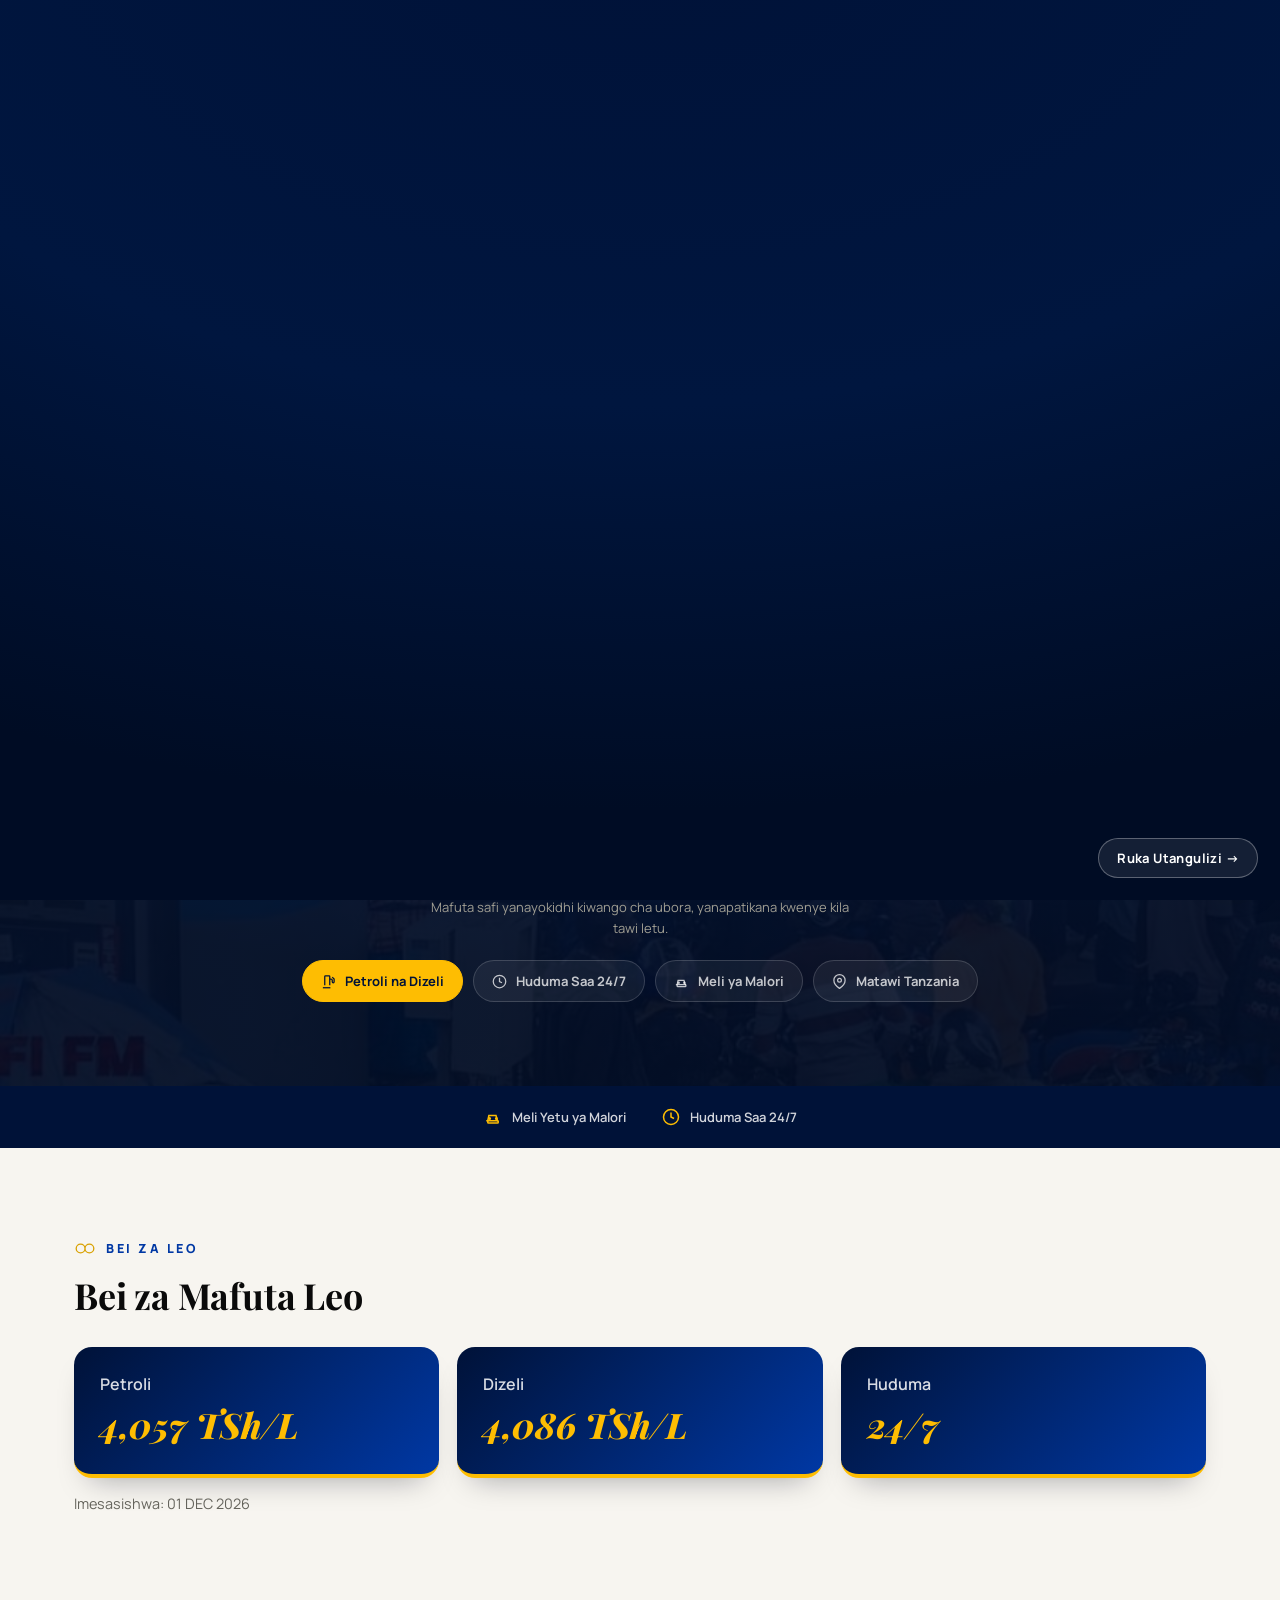
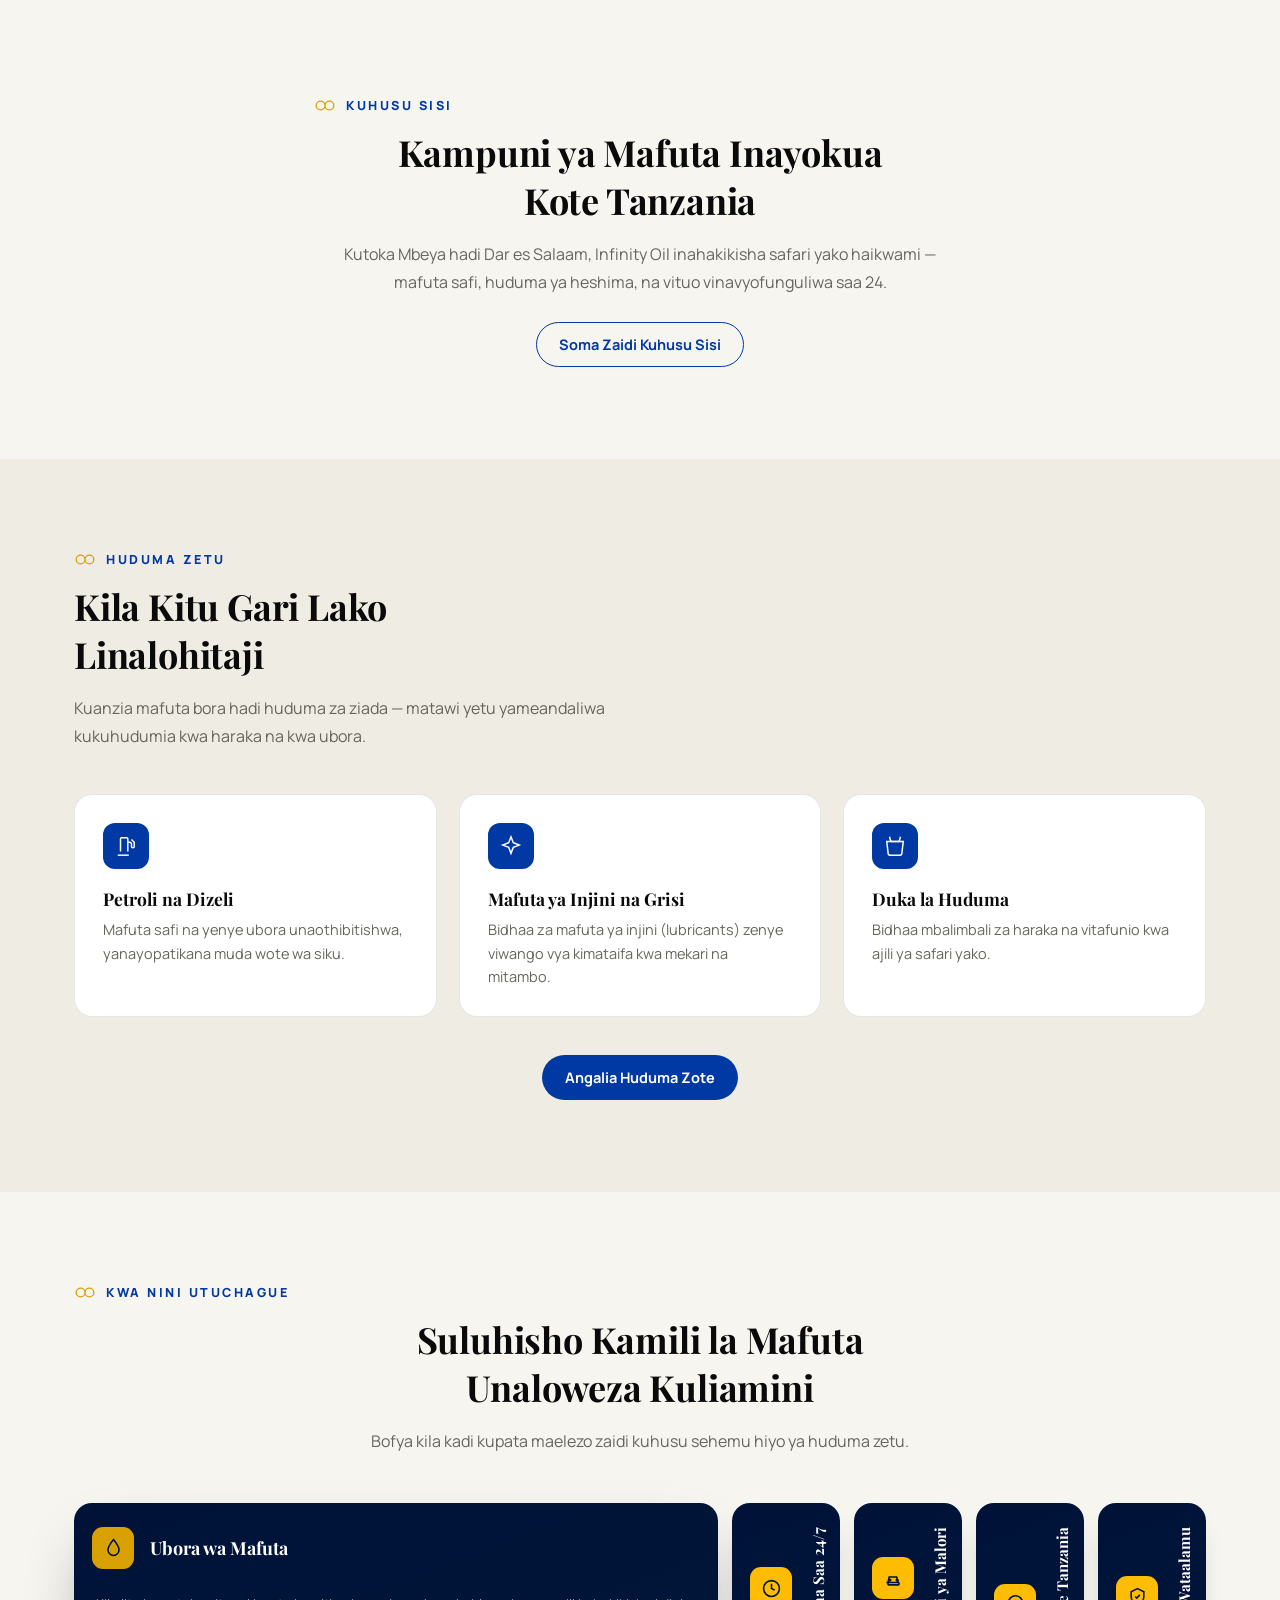
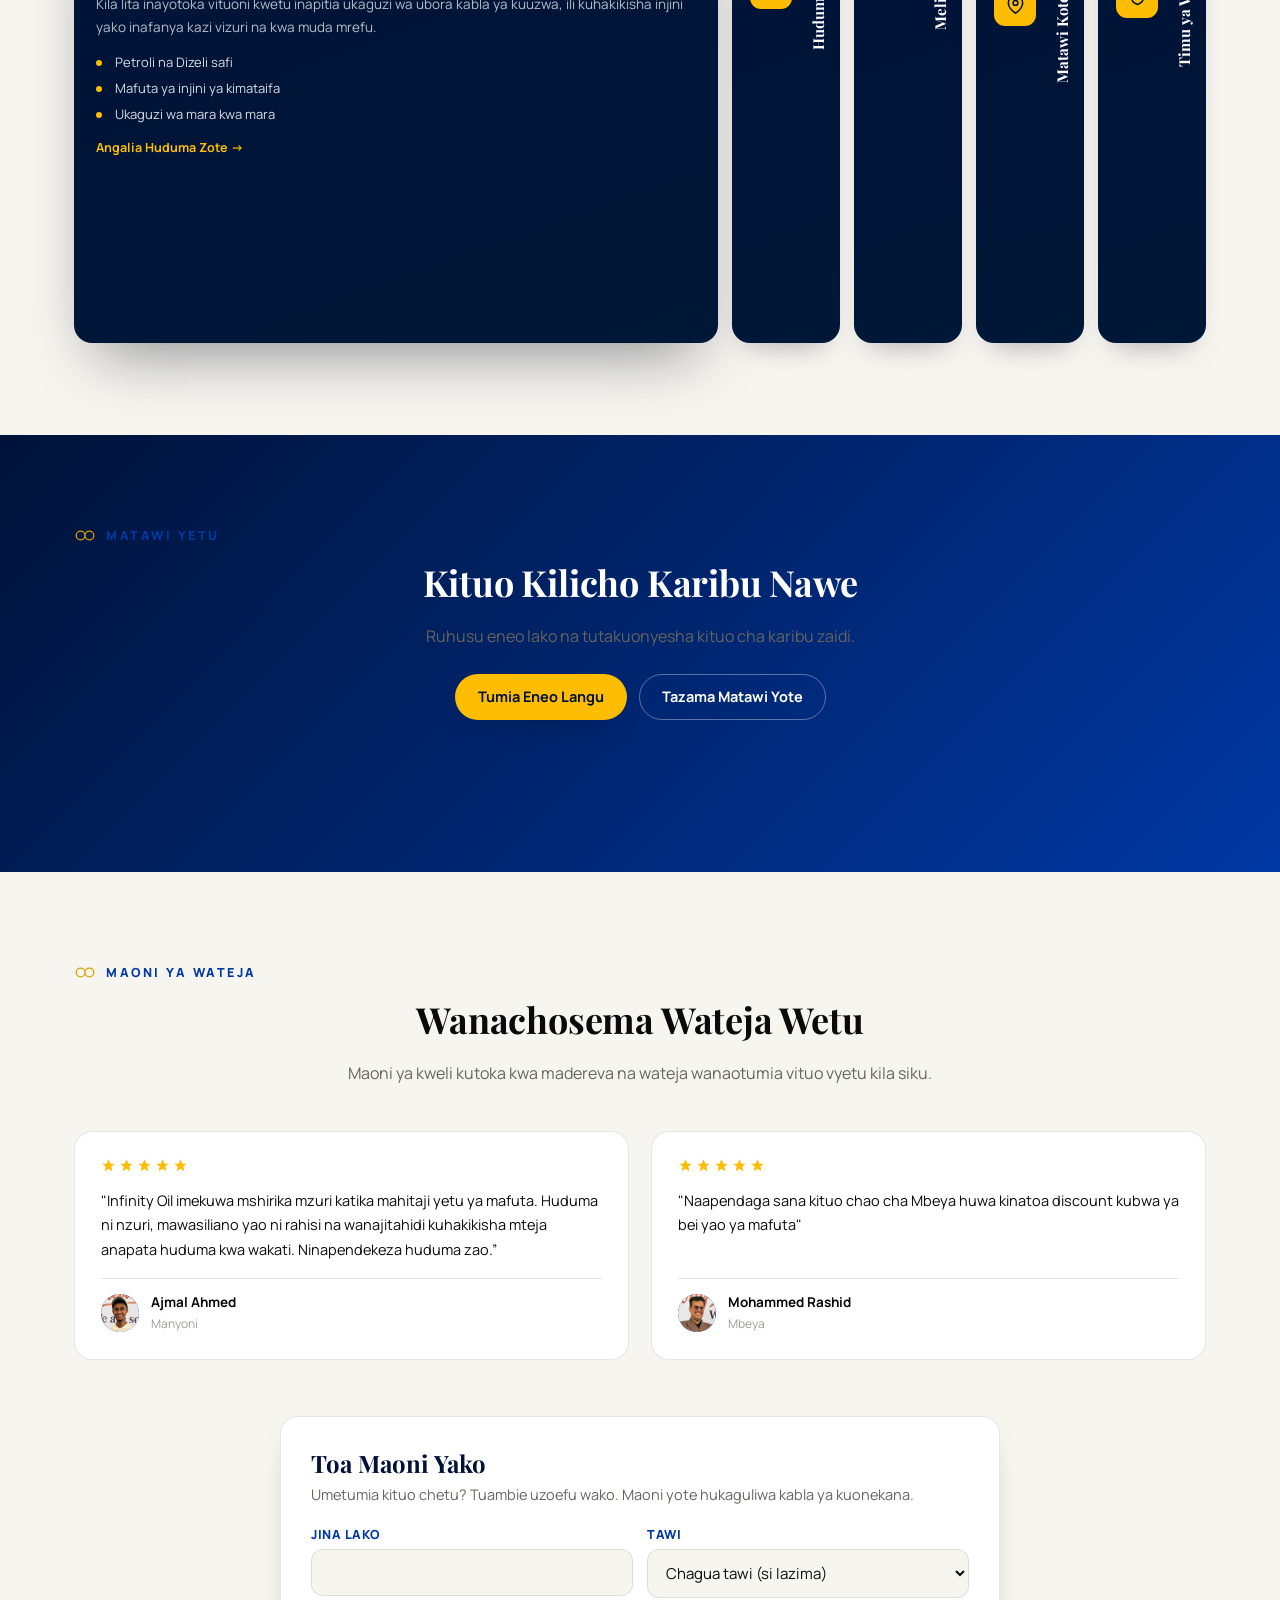
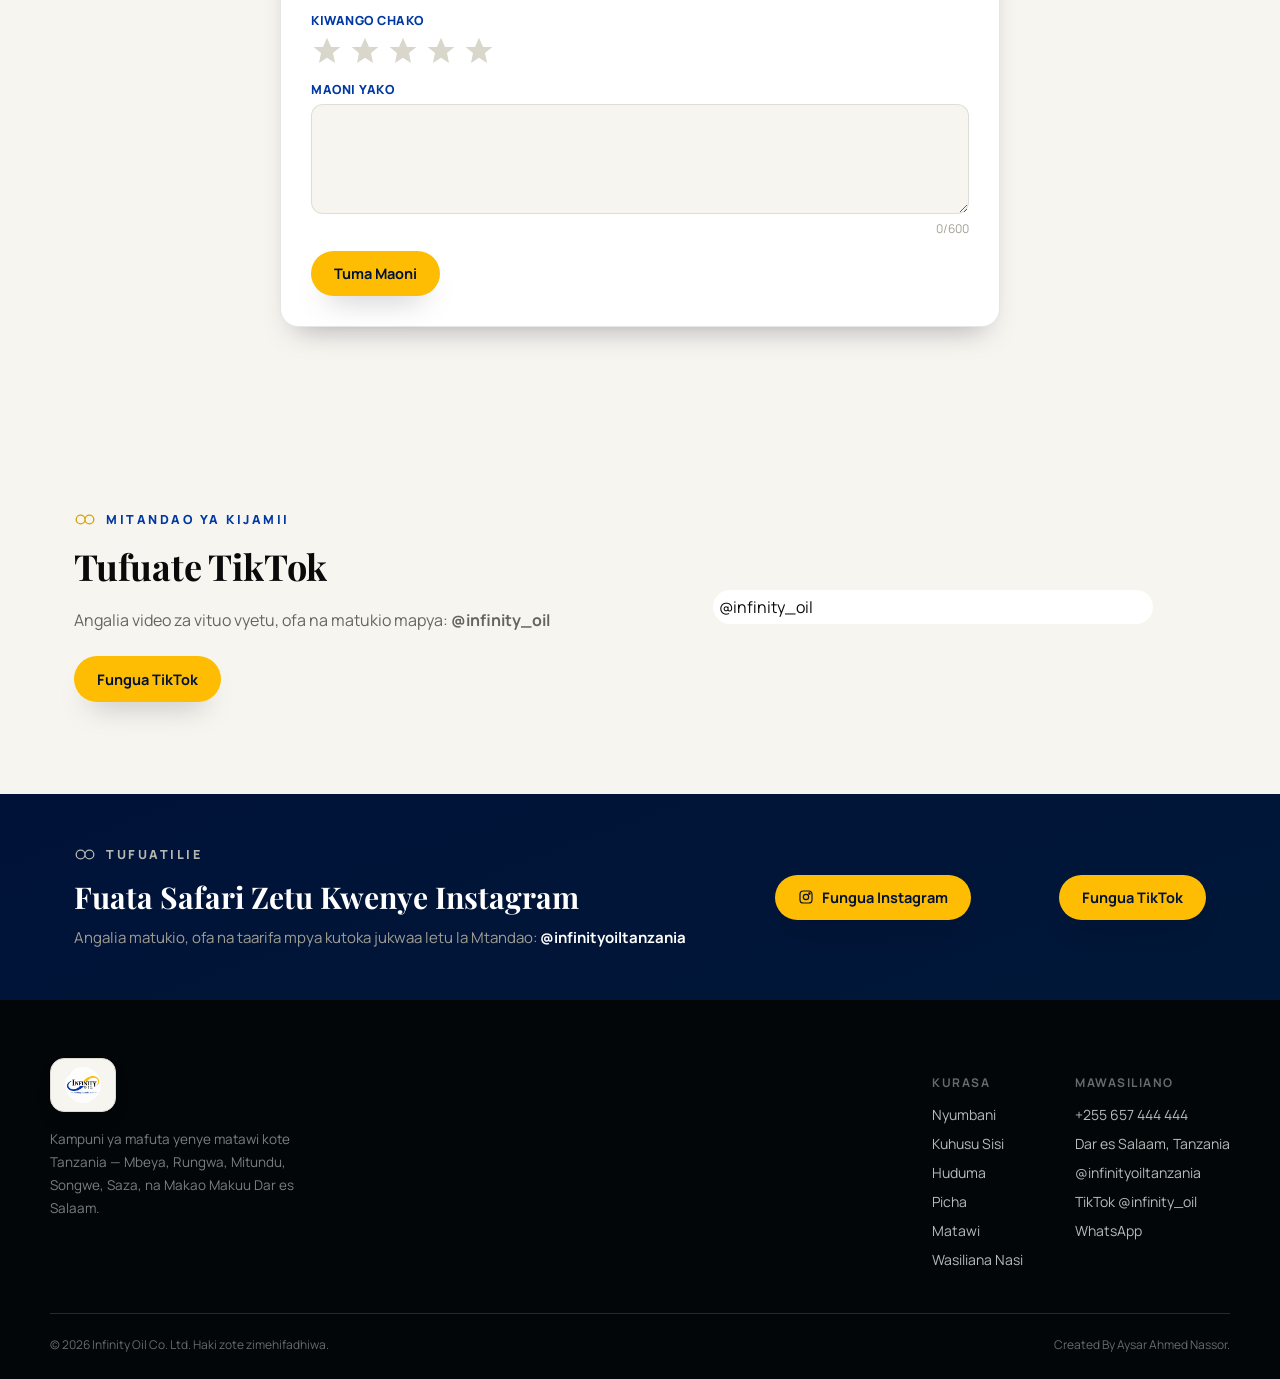
<file: index.html>
<!DOCTYPE html>
<html lang="sw">
<head>
<meta charset="UTF-8">
<meta http-equiv="Content-Security-Policy" content="upgrade-insecure-requests">
<meta name="viewport" content="width=device-width, initial-scale=1.0">
<title>Infinity Oil Co. Ltd | Nishati Isiyo na Mwisho — Tanzania</title>
<meta name="description" content="Infinity Oil Co. Ltd — kampuni ya mafuta yenye matawi Mbeya, Rungwa, Mitundu, Songwe na Saza, Makao Makuu Dar es Salaam. Fuelling Beyond Limits.">
<link rel="canonical" href="https://infinityoilgroup.co.tz/">

<!-- Open Graph / social share preview -->
<meta property="og:type" content="website">
<meta property="og:url" content="https://infinityoilgroup.co.tz/">
<meta property="og:site_name" content="Infinity Oil Co. Ltd">
<meta property="og:title" content="Infinity Oil Co. Ltd | Nishati Isiyo na Mwisho — Tanzania">
<meta property="og:description" content="Infinity Oil Co. Ltd — kampuni ya mafuta yenye matawi Mbeya, Rungwa, Mitundu, Songwe na Saza, Makao Makuu Dar es Salaam. Fuelling Beyond Limits.">
<meta property="og:image" content="https://infinityoilgroup.co.tz/infinitylogo.png">
<meta name="twitter:card" content="summary_large_image">

<link rel="icon" href="infinitylogo.png" type="image/png">
<link rel="apple-touch-icon" href="infinitylogo.png">

<link rel="preconnect" href="https://fonts.googleapis.com">
<link rel="preconnect" href="https://fonts.gstatic.com" crossorigin>
<link href="https://fonts.googleapis.com/css2?family=Playfair+Display:ital,wght@0,500;0,600;0,700;0,800;1,500&family=Manrope:wght@400;500;600;700;800&display=swap" rel="stylesheet">
<link rel="stylesheet" href="assets/css/style.css">
<link rel="stylesheet" href="assets/css/extras.css">
<link rel="stylesheet" href="assets/css/reviews.css">
<script type="application/ld+json">
{
  "@context": "https://schema.org",
  "@type": "GasStation",
  "name": "Infinity Oil Co. Ltd",
  "url": "https://infinityoilgroup.co.tz/",
  "image": "https://infinityoilgroup.co.tz/infinitylogo.png",
  "telephone": "+255657444444",
  "priceRange": "$$",
  "address": {
    "@type": "PostalAddress",
    "streetAddress": "465C+MVP",
    "addressLocality": "Dar es Salaam",
    "addressCountry": "TZ"
  },
  "openingHoursSpecification": {
    "@type": "OpeningHoursSpecification",
    "dayOfWeek": ["Monday","Tuesday","Wednesday","Thursday","Friday","Saturday","Sunday"],
    "opens": "00:00",
    "closes": "23:59"
  },
  "sameAs": ["https://www.instagram.com/infinityoiltanzania/", "https://www.tiktok.com/@infinity_oil"]
}
</script>
</head>
<body>
<div class="intro-splash" id="introSplash">
  <video autoplay muted playsinline preload="auto">
    <source src="assets/video/infinity_animation.mp4" type="video/mp4">
  </video>
  <button class="intro-skip" id="introSkip">Ruka Utangulizi &rarr;</button>
</div>
<a class="skip-link" href="#content">Rukia kwenye maudhui</a>

<header class="site-header" id="siteHeader">
  <a href="index.html" aria-label="Infinity Oil - Nyumbani" class="logo-plate sm">
    <div class="logo-mark">
      <img src="infinitylogo.png" alt="Infinity Oil Co. Ltd">
    </div>
  </a>
  <nav class="main-nav" aria-label="Menyu kuu">
    <a href="index.html" data-nav="index">Nyumbani</a>
    <a href="kuhusu.html" data-nav="kuhusu">Kuhusu</a>
    <a href="huduma.html" data-nav="huduma">Huduma</a>
    <a href="picha.html" data-nav="picha">Picha</a>
    <a href="matawi.html" data-nav="matawi">Matawi</a>
    <a href="wasiliana.html" data-nav="wasiliana">Wasiliana Nasi</a>
  </nav>

  <div class="header-actions">
    <a class="icon-btn" href="https://www.instagram.com/infinityoiltanzania/" target="_blank" rel="noopener" aria-label="Fuatilia Instagram">
      <svg viewBox="0 0 24 24" stroke-width="1.8"><rect x="3" y="3" width="18" height="18" rx="5"/><circle cx="12" cy="12" r="4"/><circle cx="17.2" cy="6.8" r="1"/></svg>
    </a>
    <a class="icon-btn" href="https://www.tiktok.com/@infinity_oil" target="_blank" rel="noopener" aria-label="Fuatilia TikTok">
      <svg viewBox="0 0 24 24" stroke-width="1.8"><path d="M16 3v10.5a4.5 4.5 0 1 1-4.5-4.5"/><path d="M16 3c.4 2.4 2 4 4.5 4.2"/></svg>
    </a>
    <a class="btn btn-primary" href="tel:+255657444444">Piga Simu</a>
    <button class="nav-toggle" id="navToggle" aria-label="Fungua menyu" aria-expanded="false">
      <svg width="18" height="18" viewBox="0 0 24 24" fill="none" stroke="currentColor" stroke-width="2"><line x1="3" y1="6" x2="21" y2="6"/><line x1="3" y1="12" x2="21" y2="12"/><line x1="3" y1="18" x2="21" y2="18"/></svg>
    </button>
  </div>
</header>

<div class="mobile-nav" id="mobileNav">
  <button class="close-btn" id="navClose" aria-label="Funga menyu">✕</button>
  <a href="index.html" data-nav="index">Nyumbani</a>
  <a href="kuhusu.html" data-nav="kuhusu">Kuhusu</a>
  <a href="huduma.html" data-nav="huduma">Huduma</a>
  <a href="picha.html" data-nav="picha">Picha</a>
  <a href="matawi.html" data-nav="matawi">Matawi</a>
  <a href="wasiliana.html" data-nav="wasiliana">Wasiliana Nasi</a>
  <div class="ex-msoc"><a href="https://www.instagram.com/infinityoiltanzania/" target="_blank" rel="noopener">Instagram</a><a href="https://www.tiktok.com/@infinity_oil" target="_blank" rel="noopener">TikTok</a></div>
  <a class="btn btn-primary" href="tel:+255657444444">Piga Simu Sasa</a>
</div>

<a class="wa-fab" href="https://wa.me/255657444444?text=Habari%20Infinity%20Oil%2C%20naomba%20taarifa..." target="_blank" rel="noopener" aria-label="Wasiliana WhatsApp">
  <svg viewBox="0 0 24 24"><path d="M17.5 14.4c-.3-.1-1.7-.9-2-1s-.5-.1-.7.1-.8 1-.9 1.2-.3.2-.6.1a7.6 7.6 0 0 1-2.2-1.4 8.6 8.6 0 0 1-1.6-2c-.2-.3 0-.5.1-.6l.4-.5.2-.4a.5.5 0 0 0 0-.5c-.1-.1-.7-1.6-.9-2.2s-.5-.5-.7-.5h-.6a1.1 1.1 0 0 0-.8.4 3.4 3.4 0 0 0-1 2.5 6 6 0 0 0 1.3 3.1 13.6 13.6 0 0 0 5.2 4.6c.7.3 1.3.5 1.7.6a4.1 4.1 0 0 0 1.9.1 3.1 3.1 0 0 0 2-1.4 2.5 2.5 0 0 0 .2-1.4c-.1-.1-.3-.2-.6-.3z"/><path d="M12 2a10 10 0 0 0-8.6 15.1L2 22l5-1.3A10 10 0 1 0 12 2z"/></svg>
</a>

<main id="content">

  <section class="hero" id="heroSlider">
    <div class="hero-slides" aria-hidden="true">
      <div class="hero-slide active" style="background-image:url('images/ofa-mbeya-2.jpg');"></div>
      <div class="hero-slide" style="background-image:url('images/kituo-alama-2.jpg');"></div>
      <div class="hero-slide" style="background-image:url('images/malori-yetu.jpg');"></div>
      <div class="hero-slide" style="background-image:url('images/kituo-alama-1.jpg');"></div>
    </div>
    <div class="hero-overlay"></div>

    <div class="hero-inner">
      <svg class="hero-infinity" viewBox="0 0 200 100" xmlns="http://www.w3.org/2000/svg">
        <path d="M100,50 C100,72 82,90 60,90 C38,90 20,72 20,50 C20,28 38,10 60,10 C82,10 100,28 100,50 C100,72 118,90 140,90 C162,90 180,72 180,50 C180,28 162,10 140,10 C118,10 100,28 100,50 Z" fill="none" stroke="#ffffff" stroke-width="1.4"/>
      </svg>

      <div class="hero-top">
        <div class="logo-plate lg">
          <div class="logo-mark">
            <img src="infinitylogo.png" alt="Infinity Oil Co. Ltd">
          </div>
        </div>
      </div>

      <span class="eyebrow">Infinity Oil Co. Ltd &middot; Tanzania</span>
      <h1>Nishati Isiyo na Mwisho, Safari Bila Mipaka</h1>
      <p class="lead">Infinity Oil ni kampuni ya mafuta yenye matawi katika mikoa mbalimbali ya Tanzania — kutoka Mbeya hadi Dar es Salaam — ikitoa huduma bora, salama na za kuaminika saa 24 kwa siku.</p>
      <p class="hero-tagline">"Fuelling Beyond Limits" — <b>Tunakusafirisha Zaidi ya Mipaka</b></p>

      <div class="hero-ctas">
        <a class="btn btn-primary" href="tel:+255657444444">
          <svg width="15" height="15" viewBox="0 0 24 24" fill="none" stroke="currentColor" stroke-width="2"><path d="M22 16.92v3a2 2 0 0 1-2.18 2 19.79 19.79 0 0 1-8.63-3.07 19.5 19.5 0 0 1-6-6 19.79 19.79 0 0 1-3.07-8.67A2 2 0 0 1 4.11 2h3a2 2 0 0 1 2 1.72c.127.96.361 1.903.7 2.81a2 2 0 0 1-.45 2.11L8.09 9.91a16 16 0 0 0 6 6l1.27-1.27a2 2 0 0 1 2.11-.45c.907.339 1.85.573 2.81.7A2 2 0 0 1 22 16.92z"/></svg>
          Piga Simu Sasa
        </a>
        <a class="btn btn-ghost" href="matawi.html">Tazama Matawi Yetu</a>
      </div>

      <div class="hero-stats">
        <div class="hero-stat"><b>11</b><span>Matawi Tanzania</span></div>
        <div class="hero-stat"><b>24/7</b><span>Huduma Muda Wote</span></div>
        <div class="hero-stat"><b>10+</b><span>Miaka ya uzoefu</span></div>
        <div class="hero-stat"><b>Dar es Salaam</b><span>Makao Makuu</span></div>
      </div>

      <p class="hero-feature-caption" id="heroFeatureCaption">
        <span class="hero-feature-label">Petroli na Dizeli Bora</span>
        <span class="hero-feature-desc">Mafuta safi yanayokidhi kiwango cha ubora, yanapatikana kwenye kila tawi letu.</span>
      </p>

      <div class="hero-tabs" role="tablist" aria-label="Vipengele vikuu vya Infinity Oil">
        <button class="hero-tab active" type="button" role="tab" aria-selected="true" data-slide="0"
          data-label="Petroli na Dizeli Bora" data-desc="Mafuta safi yanayokidhi kiwango cha ubora, yanapatikana kwenye kila tawi letu.">
          <svg viewBox="0 0 24 24" fill="none" stroke="currentColor" stroke-width="2"><path d="M3 22h12"/><path d="M6 18V4a1 1 0 0 1 1-1h6a1 1 0 0 1 1 1v14"/><path d="M14 8h2a2 2 0 0 1 2 2v2.5a1.5 1.5 0 0 0 3 0V8l-3-3"/></svg>
          <span>Petroli na Dizeli</span>
        </button>
        <button class="hero-tab" type="button" role="tab" aria-selected="false" data-slide="1"
          data-label="Huduma Bila Kukoma" data-desc="Vituo vyetu vinafunguliwa saa 24, siku saba kwa wiki — safari yako haisimami kamwe.">
          <svg viewBox="0 0 24 24" fill="none" stroke="currentColor" stroke-width="2"><circle cx="12" cy="12" r="10"/><polyline points="12 6 12 12 16 14"/></svg>
          <span>Huduma Saa 24/7</span>
        </button>
        <button class="hero-tab" type="button" role="tab" aria-selected="false" data-slide="2"
          data-label="Usafirishaji wa Uhakika" data-desc="Malori yetu ya kisasa yanahakikisha mafuta yanafika vituoni vyote kwa wakati na kwa usalama.">
          <svg viewBox="0 0 24 24" fill="none" stroke="currentColor" stroke-width="2"><path d="M3 17h2l1.5-7h9.5l2 7h1"/><rect x="5" y="17" width="14" height="3" rx="1"/><circle cx="7.5" cy="14" r="1"/><circle cx="16.5" cy="14" r="1"/></svg>
          <span>Meli ya Malori</span>
        </button>
        <button class="hero-tab" type="button" role="tab" aria-selected="false" data-slide="3"
          data-label="Mtandao Unaokua Kila Siku" data-desc="Kutoka Mbeya hadi Dar es Salaam — tunakuwa karibu nawe popote ulipo nchini.">
          <svg viewBox="0 0 24 24" fill="none" stroke="currentColor" stroke-width="2"><path d="M21 10c0 7-9 13-9 13s-9-6-9-13a9 9 0 0 1 18 0z"/><circle cx="12" cy="10" r="3"/></svg>
          <span>Matawi Tanzania</span>
        </button>
      </div>
    </div>
  </section>
 

  <section class="trust-bar">
    <div class="trust-inner">
      
      <div class="trust-item">
        <svg viewBox="0 0 24 24" stroke-width="2"><path d="M3 17h2l1.5-7h9.5l2 7h1"/><rect x="5" y="17" width="14" height="3" rx="1"/><circle cx="7.5" cy="14" r="1"/><circle cx="16.5" cy="14" r="1"/></svg>
        Meli Yetu ya Malori
      </div>
      <div class="trust-item">
        <svg viewBox="0 0 24 24" stroke-width="2"><circle cx="12" cy="12" r="10"/><polyline points="12 6 12 12 16 14"/></svg>
        Huduma Saa 24/7
      </div>
    </div>
  </section>
  <section class="section ex-prices" id="bei-za-leo">
    <div class="container">
      <div class="reveal">
        <div class="kicker"><svg class="infi" width="22" height="11" viewBox="0 0 200 100"><path d="M100,50 C100,72 82,90 60,90 C38,90 20,72 20,50 C20,28 38,10 60,10 C82,10 100,28 100,50 C100,72 118,90 140,90 C162,90 180,72 180,50 C180,28 162,10 140,10 C118,10 100,28 100,50 Z" fill="none" stroke-width="12"/></svg>Bei za Leo</div>
        <h2>Bei za Mafuta Leo</h2>
      </div>
      <div class="ex-grid reveal">
        <div class="ex-card"><span>Petroli</span><b data-price="petrol">—</b></div>
        <div class="ex-card"><span>Dizeli</span><b data-price="diesel">—</b></div>
        <div class="ex-card"><span>Huduma</span><b>24/7</b></div>
      </div>
      <p class="ex-note"><span>Imesasishwa</span>: <span id="pUpd">—</span></p>
    </div>
  </section>


  <section class="section" id="kuhusu-utangulizi" style="text-align:center;">
    <div class="container reveal" style="max-width:700px; margin:0 auto;">
      <div class="kicker"><svg class="infi" width="22" height="11" viewBox="0 0 200 100"><path d="M100,50 C100,72 82,90 60,90 C38,90 20,72 20,50 C20,28 38,10 60,10 C82,10 100,28 100,50 C100,72 118,90 140,90 C162,90 180,72 180,50 C180,28 162,10 140,10 C118,10 100,28 100,50 Z" fill="none" stroke-width="12"/></svg>Kuhusu Sisi</div>
      <h2 style="margin:0 auto;">Kampuni ya Mafuta Inayokua Kote Tanzania</h2>
      <p class="desc" style="margin-left:auto; margin-right:auto;">Kutoka Mbeya hadi Dar es Salaam, Infinity Oil inahakikisha safari yako haikwami — mafuta safi, huduma ya heshima, na vituo vinavyofunguliwa saa 24.</p>
      <a class="btn btn-outline" style="margin-top:26px;" href="kuhusu.html">Soma Zaidi Kuhusu Sisi</a>
    </div>
  </section>

  <section class="section services" id="huduma-muhtasari">
    <div class="container">
      <div class="reveal">
        <div class="kicker"><svg class="infi" width="22" height="11" viewBox="0 0 200 100"><path d="M100,50 C100,72 82,90 60,90 C38,90 20,72 20,50 C20,28 38,10 60,10 C82,10 100,28 100,50 C100,72 118,90 140,90 C162,90 180,72 180,50 C180,28 162,10 140,10 C118,10 100,28 100,50 Z" fill="none" stroke-width="12"/></svg>Huduma Zetu</div>
        <h2>Kila Kitu Gari Lako Linalohitaji</h2>
        <p class="desc">Kuanzia mafuta bora hadi huduma za ziada — matawi yetu yameandaliwa kukuhudumia kwa haraka na kwa ubora.</p>
      </div>
      <div class="service-grid">
        <div class="service-card reveal">
          <div class="service-ico"><svg viewBox="0 0 24 24"><path d="M3 22h12"/><path d="M6 18V4a1 1 0 0 1 1-1h6a1 1 0 0 1 1 1v14"/><path d="M14 8h2a2 2 0 0 1 2 2v2.5a1.5 1.5 0 0 0 3 0V8l-3-3"/></svg></div>
          <h3>Petroli na Dizeli</h3>
          <p>Mafuta safi na yenye ubora unaothibitishwa, yanayopatikana muda wote wa siku.</p>
        </div>
        <div class="service-card reveal">
          <div class="service-ico"><svg viewBox="0 0 24 24"><path d="M12 2l2.5 6.5L21 11l-6.5 2.5L12 20l-2.5-6.5L3 11l6.5-2.5z"/></svg></div>
          <h3>Mafuta ya Injini na Grisi</h3>
          <p>Bidhaa za mafuta ya injini (lubricants) zenye viwango vya kimataifa kwa mekari na mitambo.</p>
        </div>
        <div class="service-card reveal">
          <div class="service-ico"><svg viewBox="0 0 24 24"><path d="M6 2l1.5 5h9L18 2"/><path d="M3 7h18l-1.5 13a2 2 0 0 1-2 2H6.5a2 2 0 0 1-2-2L3 7z"/></svg></div>
          <h3>Duka la Huduma</h3>
          <p>Bidhaa mbalimbali za haraka na vitafunio kwa ajili ya safari yako.</p>
        </div>
      </div>
      <div style="text-align:center; margin-top:38px;">
        <a class="btn btn-dark" href="huduma.html">Angalia Huduma Zote</a>
      </div>
    </div>
  </section>

  <section class="section choose" id="kwanini">
    <div class="container">
      <div class="reveal" style="text-align:center;">
        <div class="kicker"><svg class="infi" width="22" height="11" viewBox="0 0 200 100"><path d="M100,50 C100,72 82,90 60,90 C38,90 20,72 20,50 C20,28 38,10 60,10 C82,10 100,28 100,50 C100,72 118,90 140,90 C162,90 180,72 180,50 C180,28 162,10 140,10 C118,10 100,28 100,50 Z" fill="none" stroke-width="12"/></svg>Kwa Nini Utuchague</div>
        <h2 style="margin:0 auto;">Suluhisho Kamili la Mafuta Unaloweza Kuliamini</h2>
        <p class="desc" style="margin:16px auto 0;">Bofya kila kadi kupata maelezo zaidi kuhusu sehemu hiyo ya huduma zetu.</p>
      </div>

      <div class="choose-grid reveal" id="chooseGrid">
        <div class="choose-panel active">
          <button class="choose-panel-toggle" type="button" aria-expanded="true" aria-controls="chooseBody0" id="chooseTab0">
            <span class="choose-panel-ico"><svg viewBox="0 0 24 24" fill="none" stroke="currentColor" stroke-width="2"><path d="M12 2c-4 5-7 9-7 13a7 7 0 0 0 14 0c0-4-3-8-7-13z"/></svg></span>
            <span class="choose-panel-label">Ubora wa Mafuta</span>
          </button>
          <div class="choose-panel-body" id="chooseBody0" role="region" aria-labelledby="chooseTab0">
            <p class="choose-panel-text">Kila lita inayotoka vituoni kwetu inapitia ukaguzi wa ubora kabla ya kuuzwa, ili kuhakikisha injini yako inafanya kazi vizuri na kwa muda mrefu.</p>
            <ul class="choose-panel-list">
              <li>Petroli na Dizeli safi</li>
              <li>Mafuta ya injini ya kimataifa</li>
              <li>Ukaguzi wa mara kwa mara</li>
            </ul>
            <a class="choose-panel-link" href="huduma.html">Angalia Huduma Zote &rarr;</a>
          </div>
        </div>

        <div class="choose-panel">
          <button class="choose-panel-toggle" type="button" aria-expanded="false" aria-controls="chooseBody1" id="chooseTab1">
            <span class="choose-panel-ico"><svg viewBox="0 0 24 24" fill="none" stroke="currentColor" stroke-width="2"><circle cx="12" cy="12" r="10"/><polyline points="12 6 12 12 16 14"/></svg></span>
            <span class="choose-panel-label">Huduma Saa 24/7</span>
          </button>
          <div class="choose-panel-body" id="chooseBody1" role="region" aria-labelledby="chooseTab1">
            <p class="choose-panel-text">Vituo vyetu havifungi — mchana au usiku, wikendi au sikukuu, wewe na gari lako mtapata huduma unayohitaji papo hapo.</p>
            <ul class="choose-panel-list">
              <li>Vituo wazi saa 24</li>
              <li>Wafanyakazi tayari muda wote</li>
              <li>Msaada wa haraka barabarani</li>
            </ul>
            <a class="choose-panel-link" href="matawi.html">Tazama Matawi Yetu &rarr;</a>
          </div>
        </div>

        <div class="choose-panel">
          <button class="choose-panel-toggle" type="button" aria-expanded="false" aria-controls="chooseBody2" id="chooseTab2">
            <span class="choose-panel-ico"><svg viewBox="0 0 24 24" fill="none" stroke="currentColor" stroke-width="2"><path d="M3 17h2l1.5-7h9.5l2 7h1"/><rect x="5" y="17" width="14" height="3" rx="1"/><circle cx="7.5" cy="14" r="1"/><circle cx="16.5" cy="14" r="1"/></svg></span>
            <span class="choose-panel-label">Meli ya Malori</span>
          </button>
          <div class="choose-panel-body" id="chooseBody2" role="region" aria-labelledby="chooseTab2">
            <p class="choose-panel-text">Infinity Oil ina meli yake ya malori ya kisasa yanayosafirisha mafuta moja kwa moja kutoka chanzo hadi kila tawi, yakipunguza uwezekano wa uhaba.</p>
            <ul class="choose-panel-list">
              <li>Usafirishaji wa uhakika</li>
              <li>Ratiba za mara kwa mara</li>
              <li>Usalama wa hali ya juu</li>
            </ul>
            <a class="choose-panel-link" href="picha.html">Tazama Malori Yetu &rarr;</a>
          </div>
        </div>

        <div class="choose-panel">
          <button class="choose-panel-toggle" type="button" aria-expanded="false" aria-controls="chooseBody3" id="chooseTab3">
            <span class="choose-panel-ico"><svg viewBox="0 0 24 24" fill="none" stroke="currentColor" stroke-width="2"><path d="M21 10c0 7-9 13-9 13s-9-6-9-13a9 9 0 0 1 18 0z"/><circle cx="12" cy="10" r="3"/></svg></span>
            <span class="choose-panel-label">Matawi Kote Tanzania</span>
          </button>
          <div class="choose-panel-body" id="chooseBody3" role="region" aria-labelledby="chooseTab3">
            <p class="choose-panel-text">Kutoka Mbeya hadi Dar es Salaam, mtandao wetu wa matawi unaendelea kukua ili tuwe karibu nawe popote safari yako inapokupeleka.</p>
            <ul class="choose-panel-list">
              <li>Matawi mengi nchini</li>
              <li>Makao Makuu Dar es Salaam</li>
              <li>Upanuzi unaoendelea</li>
            </ul>
            <a class="choose-panel-link" href="matawi.html">Tazama Matawi Yetu &rarr;</a>
          </div>
        </div>

        <div class="choose-panel">
          <button class="choose-panel-toggle" type="button" aria-expanded="false" aria-controls="chooseBody4" id="chooseTab4">
            <span class="choose-panel-ico"><svg viewBox="0 0 24 24" fill="none" stroke="currentColor" stroke-width="2"><path d="M12 2l8 4v6c0 5-3.5 8.5-8 10-4.5-1.5-8-5-8-10V6l8-4z"/><path d="M9 12l2 2 4-4"/></svg></span>
            <span class="choose-panel-label">Timu ya Wataalamu</span>
          </button>
          <div class="choose-panel-body" id="chooseBody4" role="region" aria-labelledby="chooseTab4">
            <p class="choose-panel-text">Wafanyakazi wetu wamefunzwa kutoa huduma kwa heshima, usalama na weledi — kutoka kujaza mafuta hadi kukusaidia na maswali yako.</p>
            <ul class="choose-panel-list">
              <li>Mafunzo ya usalama</li>
              <li>Huduma kwa heshima</li>
              <li>Wako tayari kukusaidia</li>
            </ul>
            <a class="choose-panel-link" href="wasiliana.html">Wasiliana Nasi &rarr;</a>
          </div>
        </div>
      </div>
    </div>
  </section>

    <section class="section ex-near" id="kituo-karibu">
    <div class="container reveal">
      <div class="kicker"><svg class="infi" width="22" height="11" viewBox="0 0 200 100"><path d="M100,50 C100,72 82,90 60,90 C38,90 20,72 20,50 C20,28 38,10 60,10 C82,10 100,28 100,50 C100,72 118,90 140,90 C162,90 180,72 180,50 C180,28 162,10 140,10 C118,10 100,28 100,50 Z" fill="none" stroke-width="12"/></svg>Matawi Yetu</div>
      <h2>Kituo Kilicho Karibu Nawe</h2>
      <p class="desc">Ruhusu eneo lako na tutakuonyesha kituo cha karibu zaidi.</p>
      <div class="ex-row"><button class="btn btn-primary" id="nearBtn" type="button">Tumia Eneo Langu</button><a class="btn btn-ghost" href="matawi.html">Tazama Matawi Yote</a></div>
      <p class="ex-out" id="nearOut" aria-live="polite"></p>
    </div>
  </section>

  <section class="section testimonials" id="maoni">
    <div class="container">
      <div class="reveal" style="text-align:center;">
        <div class="kicker"><svg class="infi" width="22" height="11" viewBox="0 0 200 100"><path d="M100,50 C100,72 82,90 60,90 C38,90 20,72 20,50 C20,28 38,10 60,10 C82,10 100,28 100,50 C100,72 118,90 140,90 C162,90 180,72 180,50 C180,28 162,10 140,10 C118,10 100,28 100,50 Z" fill="none" stroke-width="12"/></svg>Maoni ya Wateja</div>
        <h2 style="margin:0 auto;">Wanachosema Wateja Wetu</h2>
        <p class="desc" style="margin-left:auto; margin-right:auto;">Maoni ya kweli kutoka kwa madereva na wateja wanaotumia vituo vyetu kila siku.</p>
      </div>
      <!-- Maoni mawili halisi yamebaki. Ongeza mengine kutoka Google Reviews, Instagram
           au moja kwa moja kituoni — kila kadi ihifadhi jina na tawi la mteja. -->
      <div class="testi-grid" id="testiGrid">
        <div class="testi-card reveal">
          <div class="testi-stars"><svg viewBox="0 0 24 24"><path d="M12 2l3 7h7l-5.5 4.5L18 21l-6-4-6 4 1.5-7.5L2 9h7z"/></svg><svg viewBox="0 0 24 24"><path d="M12 2l3 7h7l-5.5 4.5L18 21l-6-4-6 4 1.5-7.5L2 9h7z"/></svg><svg viewBox="0 0 24 24"><path d="M12 2l3 7h7l-5.5 4.5L18 21l-6-4-6 4 1.5-7.5L2 9h7z"/></svg><svg viewBox="0 0 24 24"><path d="M12 2l3 7h7l-5.5 4.5L18 21l-6-4-6 4 1.5-7.5L2 9h7z"/></svg><svg viewBox="0 0 24 24"><path d="M12 2l3 7h7l-5.5 4.5L18 21l-6-4-6 4 1.5-7.5L2 9h7z"/></svg></div>
          <p class="testi-quote">"Infinity Oil imekuwa mshirika mzuri katika mahitaji yetu ya mafuta. Huduma ni nzuri, mawasiliano yao ni rahisi na wanajitahidi kuhakikisha mteja anapata huduma kwa wakati. Ninapendekeza huduma zao.”</p>
          <div class="testi-person">
            <div class="testi-avatar"><img src="assets/img/ajmal.jpg" alt="Ajmal Ahmed" loading="lazy" style="width:100%;height:100%;object-fit:cover;border-radius:50%;display:block;"></div>
            <div><b>Ajmal Ahmed</b><span>Manyoni</span></div>
          </div>
        </div>
        <div class="testi-card reveal">
          <div class="testi-stars"><svg viewBox="0 0 24 24"><path d="M12 2l3 7h7l-5.5 4.5L18 21l-6-4-6 4 1.5-7.5L2 9h7z"/></svg><svg viewBox="0 0 24 24"><path d="M12 2l3 7h7l-5.5 4.5L18 21l-6-4-6 4 1.5-7.5L2 9h7z"/></svg><svg viewBox="0 0 24 24"><path d="M12 2l3 7h7l-5.5 4.5L18 21l-6-4-6 4 1.5-7.5L2 9h7z"/></svg><svg viewBox="0 0 24 24"><path d="M12 2l3 7h7l-5.5 4.5L18 21l-6-4-6 4 1.5-7.5L2 9h7z"/></svg><svg viewBox="0 0 24 24"><path d="M12 2l3 7h7l-5.5 4.5L18 21l-6-4-6 4 1.5-7.5L2 9h7z"/></svg></div>
          <p class="testi-quote">"Naapendaga sana kituo chao cha Mbeya huwa kinatoa discount kubwa ya bei yao ya mafuta"</p>
          <div class="testi-person">
            <div class="testi-avatar"><img src="assets/img/mohammed.jpg" alt="Mohammed Rashid" loading="lazy" style="width:100%;height:100%;object-fit:cover;border-radius:50%;display:block;"></div>
            <div><b>Mohammed Rashid</b><span>Mbeya</span></div>
          </div>
        </div>
      </div>
      <div class="rv-wrap reveal">
        <div class="rv-box">
          <h3>Toa Maoni Yako</h3>
          <p>Umetumia kituo chetu? Tuambie uzoefu wako. Maoni yote hukaguliwa kabla ya kuonekana.</p>
          <form id="reviewForm" novalidate>
            <div class="rv-row">
              <div class="rv-field"><label for="rvName">JINA LAKO</label><input id="rvName" name="name" type="text" minlength="2" maxlength="60" required autocomplete="name"></div>
              <div class="rv-field"><label for="rvBranch">TAWI</label><select id="rvBranch" name="branch"><option value="">Chagua tawi (si lazima)</option><option>Dar es Salaam</option><option>Mbeya</option><option>Rungwa</option><option>Mitundu</option><option>Songwe</option><option>Saza</option><option>Manyoni</option><option>Kahama</option></select></div>
            </div>
            <div class="rv-field"><label>KIWANGO CHAKO</label><div class="rv-stars"><input type="radio" id="rs5" name="rating" value="5"><label for="rs5" title="5"><svg viewBox="0 0 24 24"><path d="M12 2l3 7h7l-5.5 4.5L18 21l-6-4-6 4 1.5-7.5L2 9h7z"/></svg>Nyota 5</label><input type="radio" id="rs4" name="rating" value="4"><label for="rs4" title="4"><svg viewBox="0 0 24 24"><path d="M12 2l3 7h7l-5.5 4.5L18 21l-6-4-6 4 1.5-7.5L2 9h7z"/></svg>Nyota 4</label><input type="radio" id="rs3" name="rating" value="3"><label for="rs3" title="3"><svg viewBox="0 0 24 24"><path d="M12 2l3 7h7l-5.5 4.5L18 21l-6-4-6 4 1.5-7.5L2 9h7z"/></svg>Nyota 3</label><input type="radio" id="rs2" name="rating" value="2"><label for="rs2" title="2"><svg viewBox="0 0 24 24"><path d="M12 2l3 7h7l-5.5 4.5L18 21l-6-4-6 4 1.5-7.5L2 9h7z"/></svg>Nyota 2</label><input type="radio" id="rs1" name="rating" value="1"><label for="rs1" title="1"><svg viewBox="0 0 24 24"><path d="M12 2l3 7h7l-5.5 4.5L18 21l-6-4-6 4 1.5-7.5L2 9h7z"/></svg>Nyota 1</label></div></div>
            <div class="rv-field"><label for="rvComment">MAONI YAKO</label><textarea id="rvComment" name="comment" minlength="10" maxlength="600" required></textarea><div class="rv-count" id="rvCount">0/600</div></div>
            <input class="rv-honey" type="text" name="website" tabindex="-1" autocomplete="off" aria-hidden="true">
            <button class="btn btn-primary" type="submit">Tuma Maoni</button>
            <div class="rv-msg" id="rvMsg" role="status" aria-live="polite" hidden></div>
          </form>
        </div>
      </div>
    </div>
  </section>

    <section class="section ex-tt" id="tiktok">
    <div class="container ex-split">
      <div class="reveal">
        <div class="kicker"><svg class="infi" width="22" height="11" viewBox="0 0 200 100"><path d="M100,50 C100,72 82,90 60,90 C38,90 20,72 20,50 C20,28 38,10 60,10 C82,10 100,28 100,50 C100,72 118,90 140,90 C162,90 180,72 180,50 C180,28 162,10 140,10 C118,10 100,28 100,50 Z" fill="none" stroke-width="12"/></svg>Mitandao ya Kijamii</div>
        <h2>Tufuate TikTok</h2>
        <p class="desc">Angalia video za vituo vyetu, ofa na matukio mapya: <b>@infinity_oil</b></p>
        <a class="btn btn-primary" style="margin-top:22px;" href="https://www.tiktok.com/@infinity_oil" target="_blank" rel="noopener">Fungua TikTok</a>
      </div>
      <div class="ex-embed reveal"><blockquote class="tiktok-embed" cite="https://www.tiktok.com/@infinity_oil" data-unique-id="infinity_oil" data-embed-type="creator" style="max-width:780px;min-width:288px"><section><a target="_blank" rel="noopener" href="https://www.tiktok.com/@infinity_oil?refer=creator_embed">@infinity_oil</a></section></blockquote></div>
    </div>
  </section>

  <section class="social-band">
    <div class="social-inner">
      <div class="social-text">
        <div class="kicker"><svg class="infi" width="22" height="11" viewBox="0 0 200 100"><path d="M100,50 C100,72 82,90 60,90 C38,90 20,72 20,50 C20,28 38,10 60,10 C82,10 100,28 100,50 C100,72 118,90 140,90 C162,90 180,72 180,50 C180,28 162,10 140,10 C118,10 100,28 100,50 Z" fill="none" stroke-width="12"/></svg>Tufuatilie</div>
        <h2>Fuata Safari Zetu Kwenye Instagram</h2>
        <p>Angalia matukio, ofa na taarifa mpya kutoka jukwaa letu la Mtandao: <span class="social-handle">@infinityoiltanzania</span></p>
      </div>
      <a class="btn btn-primary" href="https://www.instagram.com/infinityoiltanzania/" target="_blank" rel="noopener">
        <svg viewBox="0 0 24 24" width="16" height="16" stroke-width="1.8" fill="none" stroke="currentColor"><rect x="3" y="3" width="18" height="18" rx="5"/><circle cx="12" cy="12" r="4"/><circle cx="17.2" cy="6.8" r="1"/></svg>
        Fungua Instagram
      </a>
      <a class="btn btn-primary" href="https://www.tiktok.com/@infinity_oil" target="_blank" rel="noopener">Fungua TikTok</a>
    </div>
  </section>


</main>

<footer>
  <div class="footer-inner">
    <div class="footer-top">
      <div class="footer-brand">
        <div class="logo-plate md">
          <div class="logo-mark">
            <img src="infinitylogo.png" alt="Infinity Oil Co. Ltd">
          </div>
        </div>
        <p>Kampuni ya mafuta yenye matawi kote Tanzania — Mbeya, Rungwa, Mitundu, Songwe, Saza, na Makao Makuu Dar es Salaam.</p>
       
      </div>
      <div class="footer-cols">
        <div class="footer-col">
          <h4>Kurasa</h4>
          <a href="index.html">Nyumbani</a>
          <a href="kuhusu.html">Kuhusu Sisi</a>
          <a href="huduma.html">Huduma</a>
          <a href="picha.html">Picha</a>
          <a href="matawi.html">Matawi</a>
          <a href="wasiliana.html">Wasiliana Nasi</a>
        </div>
        <div class="footer-col">
          <h4>Mawasiliano</h4>
          <span>+255 657 444 444</span>
          <span>Dar es Salaam, Tanzania</span>
          <a href="https://www.instagram.com/infinityoiltanzania/" target="_blank" rel="noopener">@infinityoiltanzania</a>
          <a href="https://www.tiktok.com/@infinity_oil" target="_blank" rel="noopener">TikTok @infinity_oil</a>
          <a href="https://wa.me/255657444444" target="_blank" rel="noopener">WhatsApp</a>
        </div>
      </div>
    </div>
    <div class="footer-bottom">
      <span>&copy; 2026 Infinity Oil Co. Ltd. Haki zote zimehifadhiwa.</span>
      <span class="trademark">Created By Aysar Ahmed Nassor.</span>
    </div>
  </div>
</footer>

<script src="assets/js/main.js"></script>
<script src="assets/js/intro.js"></script>
<script src="assets/js/hero-slider.js"></script>
<script src="assets/js/choose-cards.js"></script>
<script src="assets/js/extras.js"></script>
<script src="assets/js/reviews.js"></script>
<script async src="https://www.tiktok.com/embed.js"></script>
</body>
</html>
</file>
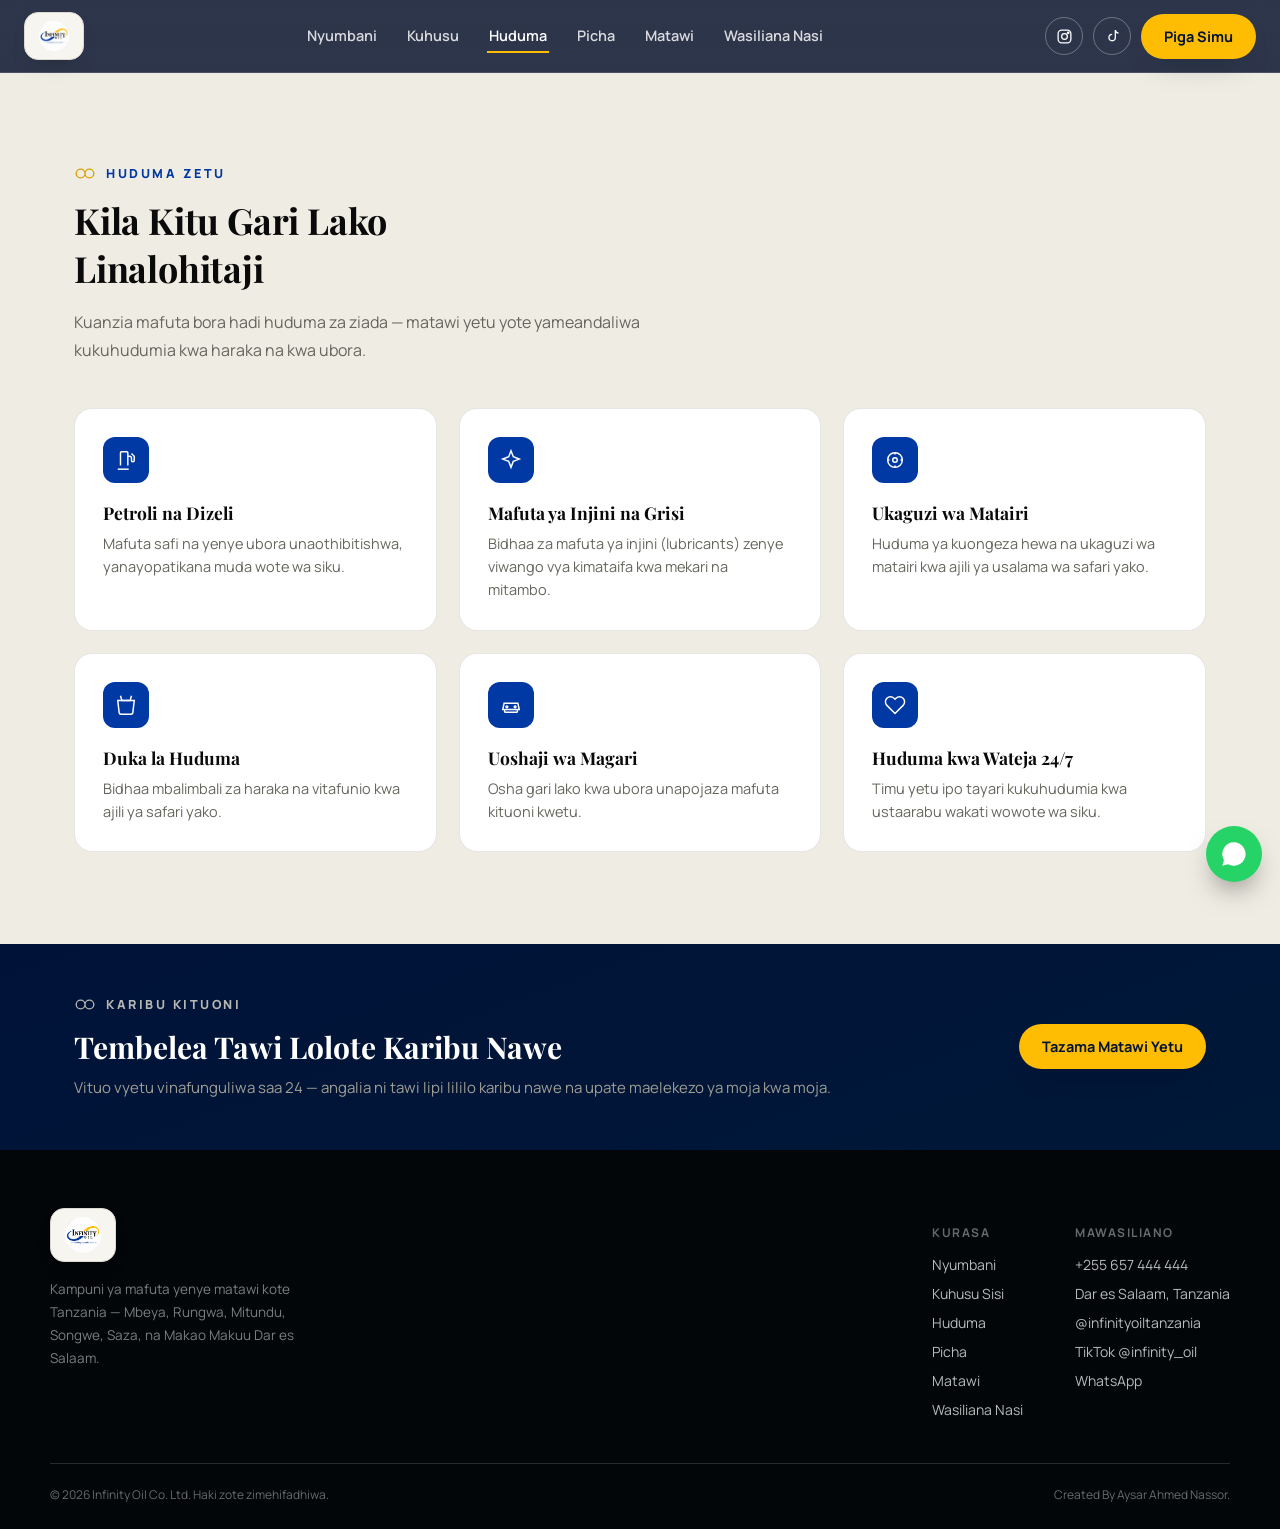
<file: huduma.html>
<!DOCTYPE html>
<html lang="sw">
<head>
<meta charset="UTF-8">
<meta http-equiv="Content-Security-Policy" content="upgrade-insecure-requests">
<meta name="viewport" content="width=device-width, initial-scale=1.0">
<title>Huduma Zetu | Infinity Oil Co. Ltd</title>
<meta name="description" content="Huduma za Infinity Oil — petroli, dizeli, mafuta ya injini, ukaguzi wa matairi, uoshaji magari na huduma kwa wateja 24/7.">
<link rel="canonical" href="https://infinityoilgroup.co.tz/huduma.html">

<!-- Open Graph / social share preview -->
<meta property="og:type" content="website">
<meta property="og:url" content="https://infinityoilgroup.co.tz/huduma.html">
<meta property="og:site_name" content="Infinity Oil Co. Ltd">
<meta property="og:title" content="Huduma Zetu | Infinity Oil Co. Ltd">
<meta property="og:description" content="Huduma za Infinity Oil — petroli, dizeli, mafuta ya injini, ukaguzi wa matairi, uoshaji magari na huduma kwa wateja 24/7.">
<meta property="og:image" content="https://infinityoilgroup.co.tz/infinitylogo.png">
<meta name="twitter:card" content="summary_large_image">

<link rel="icon" href="infinitylogo.png" type="image/png">
<link rel="apple-touch-icon" href="infinitylogo.png">

<link rel="preconnect" href="https://fonts.googleapis.com">
<link rel="preconnect" href="https://fonts.gstatic.com" crossorigin>
<link href="https://fonts.googleapis.com/css2?family=Playfair+Display:ital,wght@0,500;0,600;0,700;0,800;1,500&family=Manrope:wght@400;500;600;700;800&display=swap" rel="stylesheet">
<link rel="stylesheet" href="assets/css/style.css">
<link rel="stylesheet" href="assets/css/extras.css">
</head>
<body>
<a class="skip-link" href="#content">Rukia kwenye maudhui</a>

<header class="site-header" id="siteHeader">
  <a href="index.html" aria-label="Infinity Oil - Nyumbani" class="logo-plate sm">
    <div class="logo-mark">
      <img src="infinitylogo.png" alt="Infinity Oil Co. Ltd">
    </div>
  </a>
  <nav class="main-nav" aria-label="Menyu kuu">
    <a href="index.html" data-nav="index">Nyumbani</a>
    <a href="kuhusu.html" data-nav="kuhusu">Kuhusu</a>
    <a href="huduma.html" data-nav="huduma">Huduma</a>
    <a href="picha.html" data-nav="picha">Picha</a>
    <a href="matawi.html" data-nav="matawi">Matawi</a>
    <a href="wasiliana.html" data-nav="wasiliana">Wasiliana Nasi</a>
  </nav>

  <div class="header-actions">
    <a class="icon-btn" href="https://www.instagram.com/infinityoiltanzania/" target="_blank" rel="noopener" aria-label="Fuatilia Instagram">
      <svg viewBox="0 0 24 24" stroke-width="1.8"><rect x="3" y="3" width="18" height="18" rx="5"/><circle cx="12" cy="12" r="4"/><circle cx="17.2" cy="6.8" r="1"/></svg>
    </a>
    <a class="icon-btn" href="https://www.tiktok.com/@infinity_oil" target="_blank" rel="noopener" aria-label="Fuatilia TikTok">
      <svg viewBox="0 0 24 24" stroke-width="1.8"><path d="M16 3v10.5a4.5 4.5 0 1 1-4.5-4.5"/><path d="M16 3c.4 2.4 2 4 4.5 4.2"/></svg>
    </a>
    <a class="btn btn-primary" href="tel:+255657444444">Piga Simu</a>
    <button class="nav-toggle" id="navToggle" aria-label="Fungua menyu" aria-expanded="false">
      <svg width="18" height="18" viewBox="0 0 24 24" fill="none" stroke="currentColor" stroke-width="2"><line x1="3" y1="6" x2="21" y2="6"/><line x1="3" y1="12" x2="21" y2="12"/><line x1="3" y1="18" x2="21" y2="18"/></svg>
    </button>
  </div>
</header>

<div class="mobile-nav" id="mobileNav">
  <button class="close-btn" id="navClose" aria-label="Funga menyu">✕</button>
  <a href="index.html" data-nav="index">Nyumbani</a>
  <a href="kuhusu.html" data-nav="kuhusu">Kuhusu</a>
  <a href="huduma.html" data-nav="huduma">Huduma</a>
  <a href="picha.html" data-nav="picha">Picha</a>
  <a href="matawi.html" data-nav="matawi">Matawi</a>
  <a href="wasiliana.html" data-nav="wasiliana">Wasiliana Nasi</a>
  <div class="ex-msoc"><a href="https://www.instagram.com/infinityoiltanzania/" target="_blank" rel="noopener">Instagram</a><a href="https://www.tiktok.com/@infinity_oil" target="_blank" rel="noopener">TikTok</a></div>
  <a class="btn btn-primary" href="tel:+255657444444">Piga Simu Sasa</a>
</div>

<a class="wa-fab" href="https://wa.me/255657444444?text=Habari%20Infinity%20Oil%2C%20naomba%20taarifa..." target="_blank" rel="noopener" aria-label="Wasiliana WhatsApp">
  <svg viewBox="0 0 24 24"><path d="M17.5 14.4c-.3-.1-1.7-.9-2-1s-.5-.1-.7.1-.8 1-.9 1.2-.3.2-.6.1a7.6 7.6 0 0 1-2.2-1.4 8.6 8.6 0 0 1-1.6-2c-.2-.3 0-.5.1-.6l.4-.5.2-.4a.5.5 0 0 0 0-.5c-.1-.1-.7-1.6-.9-2.2s-.5-.5-.7-.5h-.6a1.1 1.1 0 0 0-.8.4 3.4 3.4 0 0 0-1 2.5 6 6 0 0 0 1.3 3.1 13.6 13.6 0 0 0 5.2 4.6c.7.3 1.3.5 1.7.6a4.1 4.1 0 0 0 1.9.1 3.1 3.1 0 0 0 2-1.4 2.5 2.5 0 0 0 .2-1.4c-.1-.1-.3-.2-.6-.3z"/><path d="M12 2a10 10 0 0 0-8.6 15.1L2 22l5-1.3A10 10 0 1 0 12 2z"/></svg>
</a>

<main id="content">

  <section class="section services" id="huduma">
    <div class="container">
      <div class="reveal">
        <div class="kicker"><svg class="infi" width="22" height="11" viewBox="0 0 200 100"><path d="M100,50 C100,72 82,90 60,90 C38,90 20,72 20,50 C20,28 38,10 60,10 C82,10 100,28 100,50 C100,72 118,90 140,90 C162,90 180,72 180,50 C180,28 162,10 140,10 C118,10 100,28 100,50 Z" fill="none" stroke-width="12"/></svg>Huduma Zetu</div>
        <h2>Kila Kitu Gari Lako Linalohitaji</h2>
        <p class="desc">Kuanzia mafuta bora hadi huduma za ziada — matawi yetu yote yameandaliwa kukuhudumia kwa haraka na kwa ubora.</p>
      </div>
      <div class="service-grid">
        <div class="service-card reveal">
          <div class="service-ico"><svg viewBox="0 0 24 24"><path d="M3 22h12"/><path d="M6 18V4a1 1 0 0 1 1-1h6a1 1 0 0 1 1 1v14"/><path d="M14 8h2a2 2 0 0 1 2 2v2.5a1.5 1.5 0 0 0 3 0V8l-3-3"/></svg></div>
          <h3>Petroli na Dizeli</h3>
          <p>Mafuta safi na yenye ubora unaothibitishwa, yanayopatikana muda wote wa siku.</p>
        </div>
        <div class="service-card reveal">
          <div class="service-ico"><svg viewBox="0 0 24 24"><path d="M12 2l2.5 6.5L21 11l-6.5 2.5L12 20l-2.5-6.5L3 11l6.5-2.5z"/></svg></div>
          <h3>Mafuta ya Injini na Grisi</h3>
          <p>Bidhaa za mafuta ya injini (lubricants) zenye viwango vya kimataifa kwa mekari na mitambo.</p>
        </div>
        <div class="service-card reveal">
          <div class="service-ico"><svg viewBox="0 0 24 24"><circle cx="12" cy="12" r="8"/><circle cx="12" cy="12" r="2.5"/><path d="M12 4v2M12 18v2M4 12h2M18 12h2"/></svg></div>
          <h3>Ukaguzi wa Matairi</h3>
          <p>Huduma ya kuongeza hewa na ukaguzi wa matairi kwa ajili ya usalama wa safari yako.</p>
        </div>
        <div class="service-card reveal">
          <div class="service-ico"><svg viewBox="0 0 24 24"><path d="M6 2l1.5 5h9L18 2"/><path d="M3 7h18l-1.5 13a2 2 0 0 1-2 2H6.5a2 2 0 0 1-2-2L3 7z"/></svg></div>
          <h3>Duka la Huduma</h3>
          <p>Bidhaa mbalimbali za haraka na vitafunio kwa ajili ya safari yako.</p>
        </div>
        <div class="service-card reveal">
          <div class="service-ico"><svg viewBox="0 0 24 24"><path d="M19 17h2l-1.5-7H4.5L3 17h2"/><rect x="5" y="17" width="14" height="3" rx="1"/><circle cx="7.5" cy="14" r="1"/><circle cx="16.5" cy="14" r="1"/></svg></div>
          <h3>Uoshaji wa Magari</h3>
          <p>Osha gari lako kwa ubora unapojaza mafuta kituoni kwetu.</p>
        </div>
        <div class="service-card reveal">
          <div class="service-ico"><svg viewBox="0 0 24 24"><path d="M20.84 4.61a5.5 5.5 0 0 0-7.78 0L12 5.67l-1.06-1.06a5.5 5.5 0 1 0-7.78 7.78L12 21.23l8.84-8.84a5.5 5.5 0 0 0 0-7.78z"/></svg></div>
          <h3>Huduma kwa Wateja 24/7</h3>
          <p>Timu yetu ipo tayari kukuhudumia kwa ustaarabu wakati wowote wa siku.</p>
        </div>
      </div>
    </div>
  </section>

  <section class="social-band">
    <div class="social-inner">
      <div class="social-text">
        <div class="kicker"><svg class="infi" width="22" height="11" viewBox="0 0 200 100"><path d="M100,50 C100,72 82,90 60,90 C38,90 20,72 20,50 C20,28 38,10 60,10 C82,10 100,28 100,50 C100,72 118,90 140,90 C162,90 180,72 180,50 C180,28 162,10 140,10 C118,10 100,28 100,50 Z" fill="none" stroke-width="12"/></svg>Karibu Kituoni</div>
        <h2>Tembelea Tawi Lolote Karibu Nawe</h2>
        <p>Vituo vyetu vinafunguliwa saa 24 — angalia ni tawi lipi lililo karibu nawe na upate maelekezo ya moja kwa moja.</p>
      </div>
      <a class="btn btn-primary" href="matawi.html">Tazama Matawi Yetu</a>
    </div>
  </section>


</main>

<footer>
  <div class="footer-inner">
    <div class="footer-top">
      <div class="footer-brand">
        <div class="logo-plate md">
          <div class="logo-mark">
            <img src="infinitylogo.png" alt="Infinity Oil Co. Ltd">
          </div>
        </div>
        <p>Kampuni ya mafuta yenye matawi kote Tanzania — Mbeya, Rungwa, Mitundu, Songwe, Saza, na Makao Makuu Dar es Salaam.</p>
      </div>
      <div class="footer-cols">
        <div class="footer-col">
          <h4>Kurasa</h4>
          <a href="index.html">Nyumbani</a>
          <a href="kuhusu.html">Kuhusu Sisi</a>
          <a href="huduma.html">Huduma</a>
          <a href="picha.html">Picha</a>
          <a href="matawi.html">Matawi</a>
          <a href="wasiliana.html">Wasiliana Nasi</a>
        </div>
        <div class="footer-col">
          <h4>Mawasiliano</h4>
          <span>+255 657 444 444</span>
          <span>Dar es Salaam, Tanzania</span>
          <a href="https://www.instagram.com/infinityoiltanzania/" target="_blank" rel="noopener">@infinityoiltanzania</a>
          <a href="https://www.tiktok.com/@infinity_oil" target="_blank" rel="noopener">TikTok @infinity_oil</a>
          <a href="https://wa.me/255657444444" target="_blank" rel="noopener">WhatsApp</a>
        </div>
      </div>
    </div>
    <div class="footer-bottom">
      <span>&copy; 2026 Infinity Oil Co. Ltd. Haki zote zimehifadhiwa.</span>
      <span class="trademark">Created By Aysar Ahmed Nassor.</span>
    </div>
  </div>
</footer>

<script src="assets/js/main.js"></script>

</body>
</html>
</file>
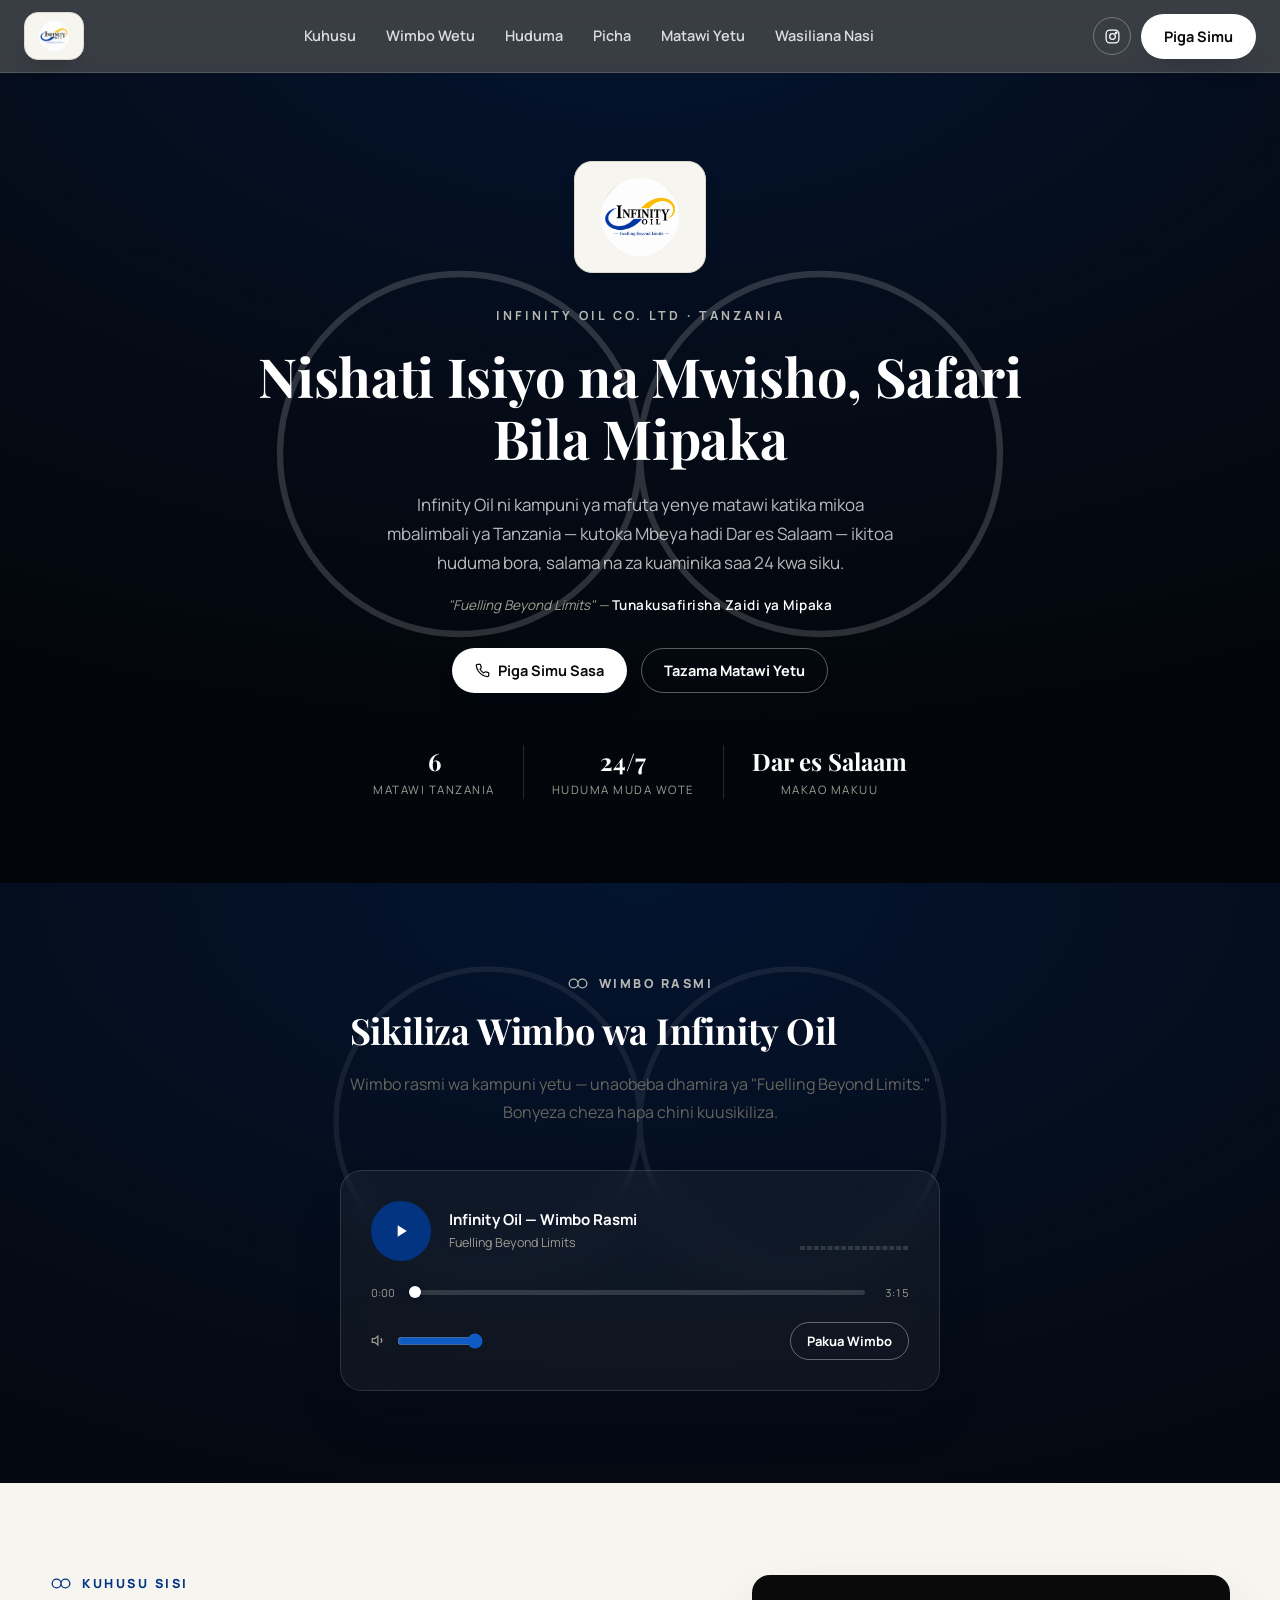
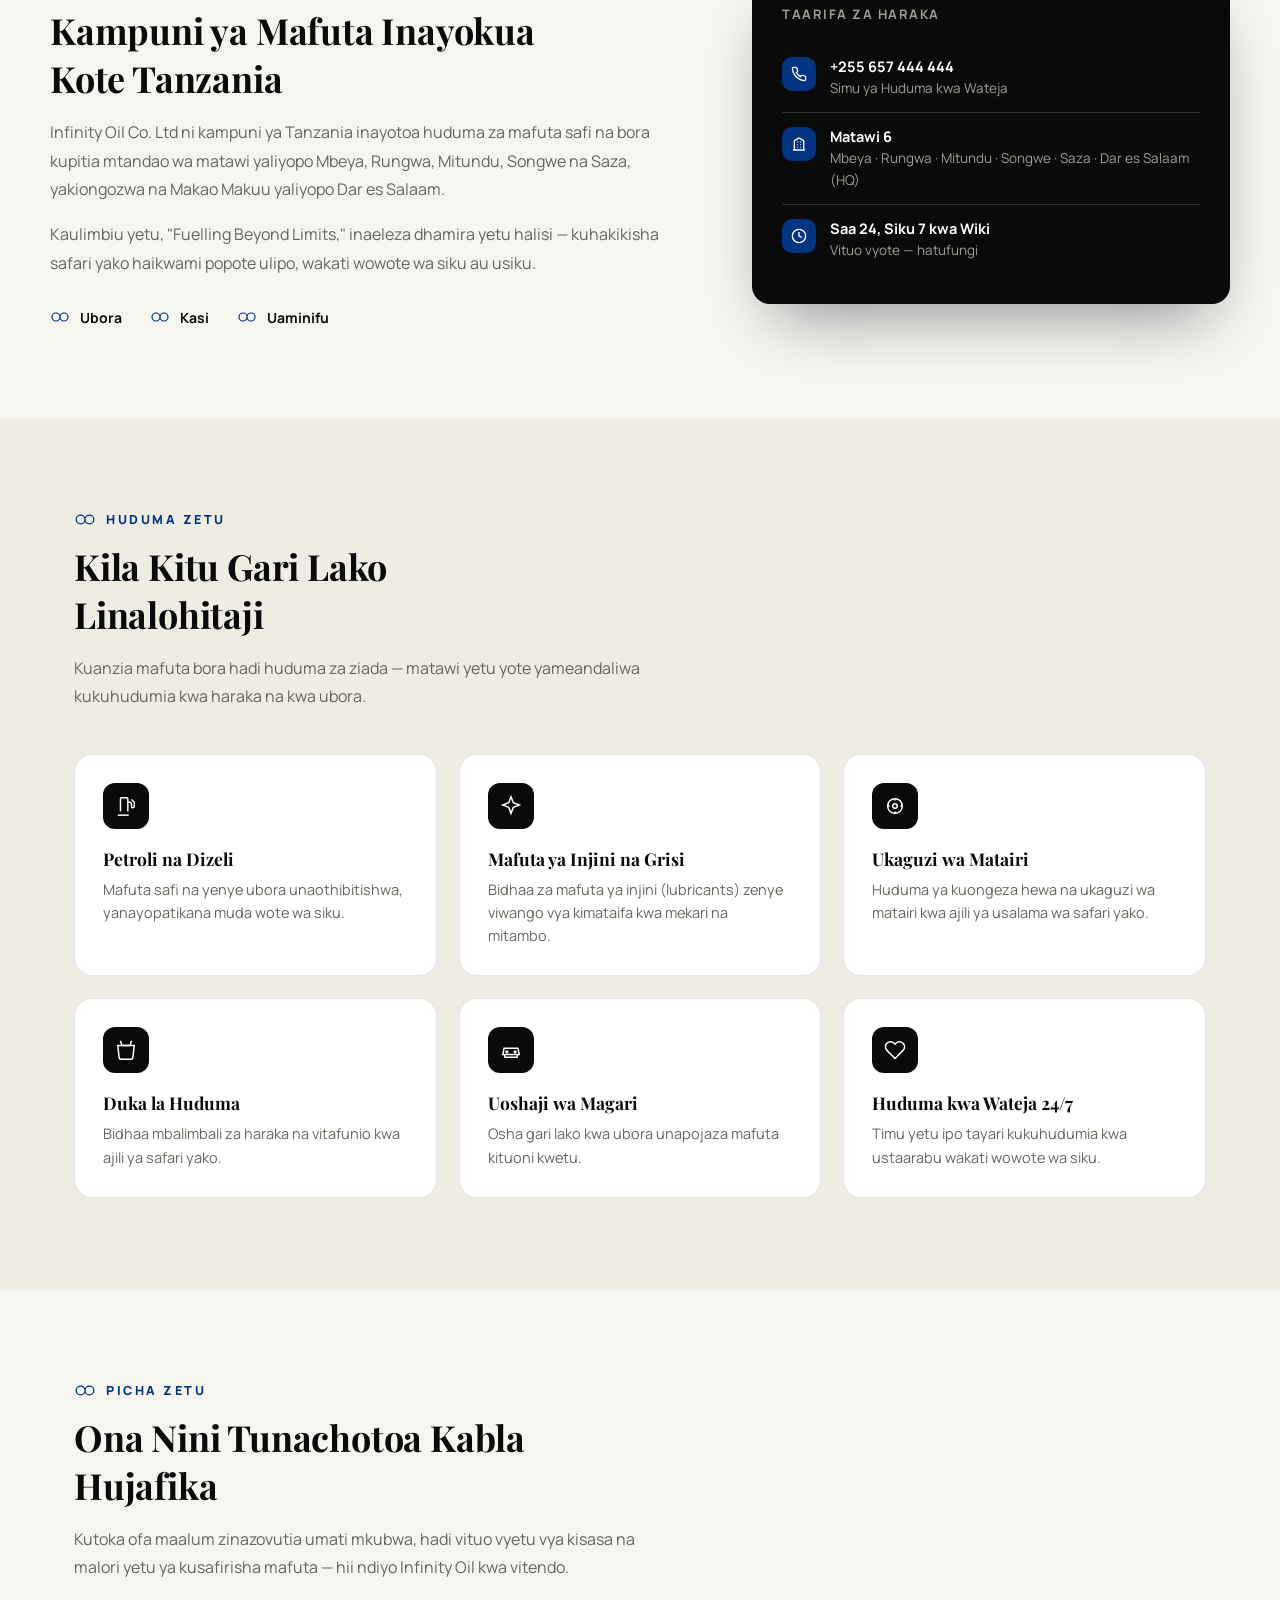
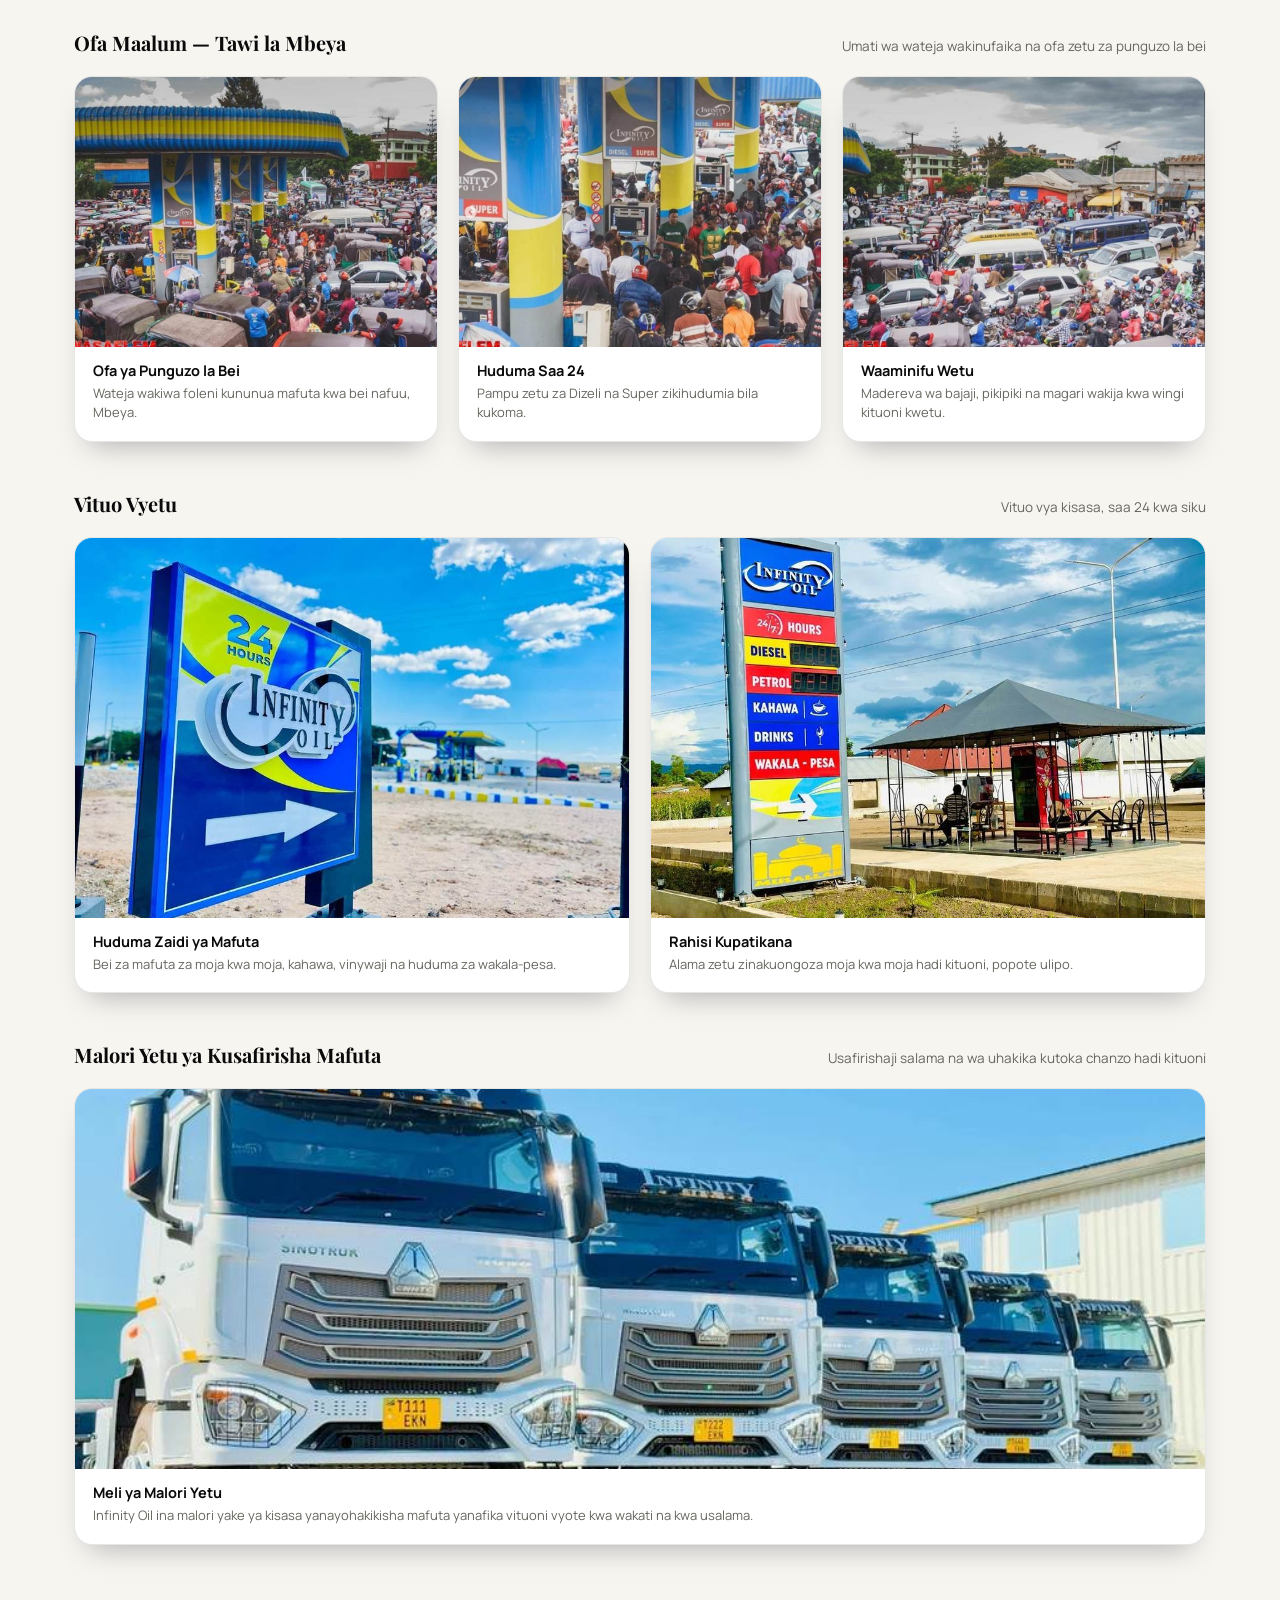
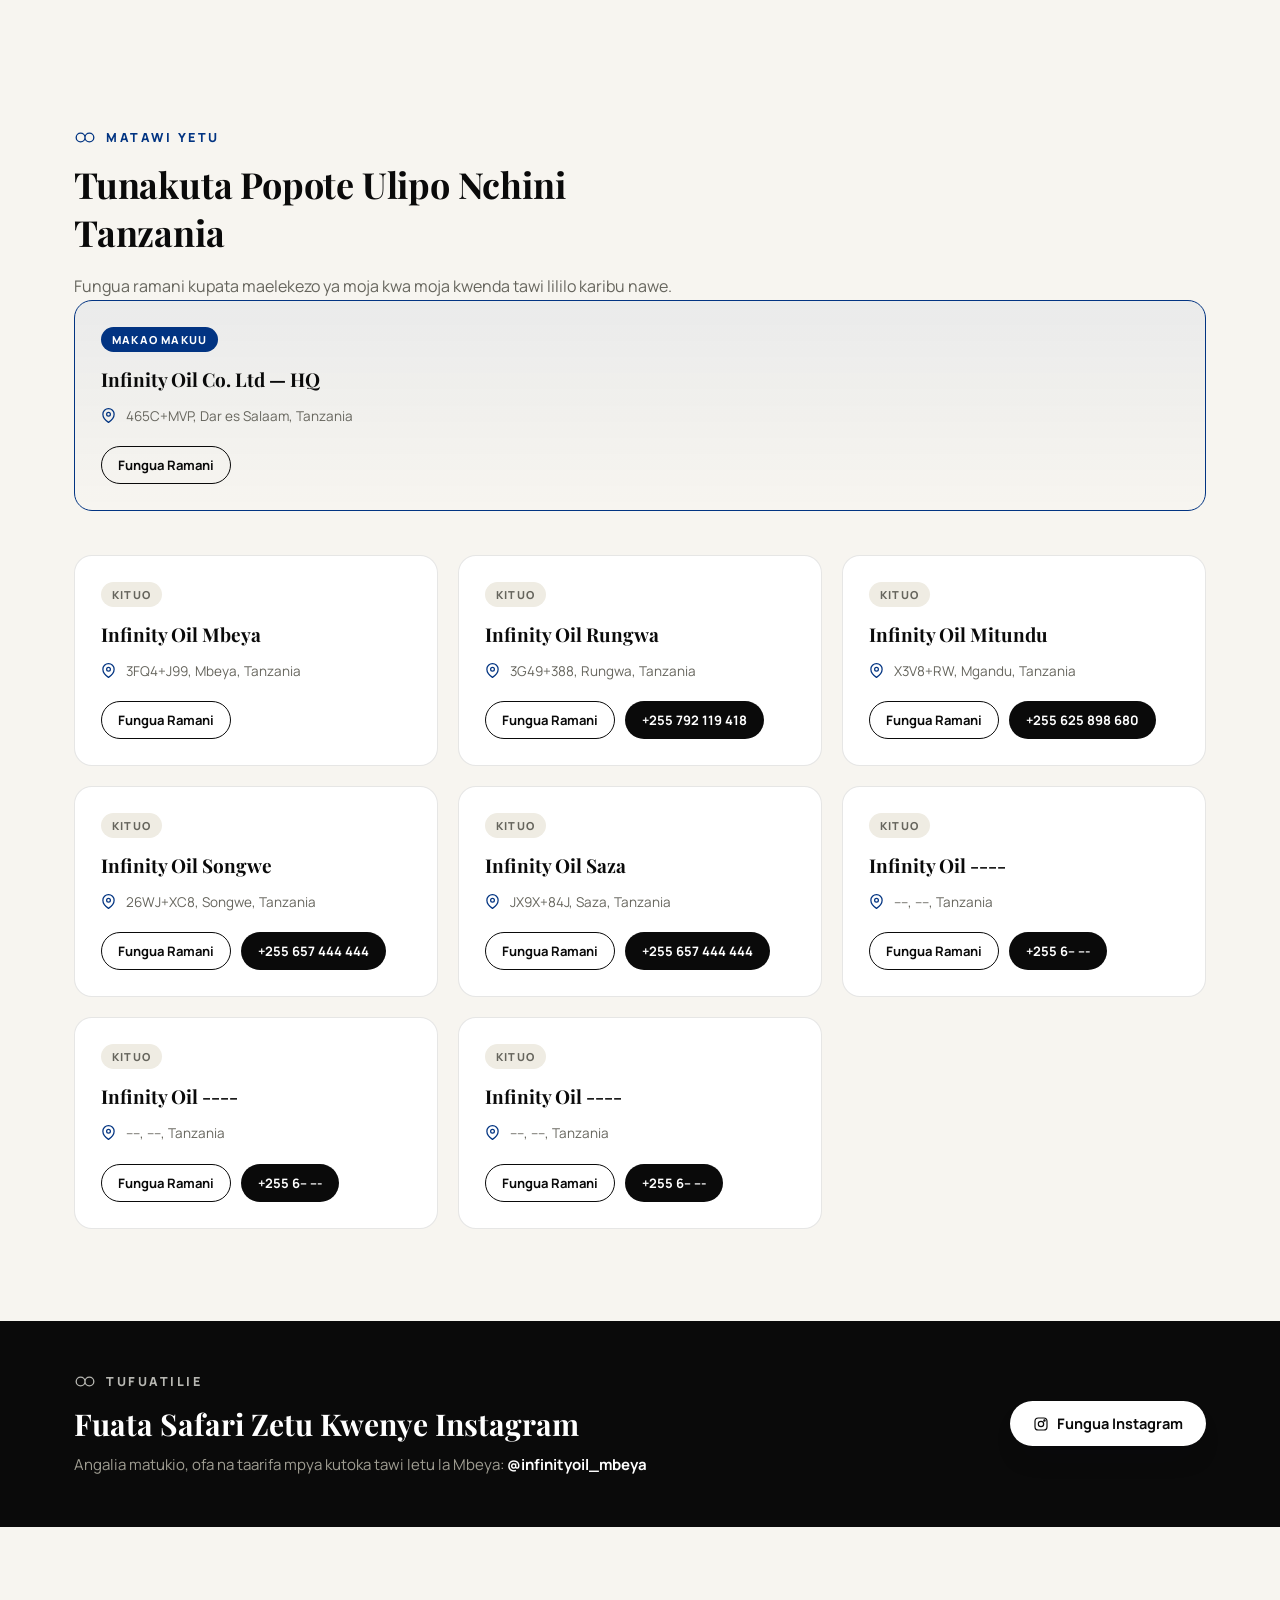
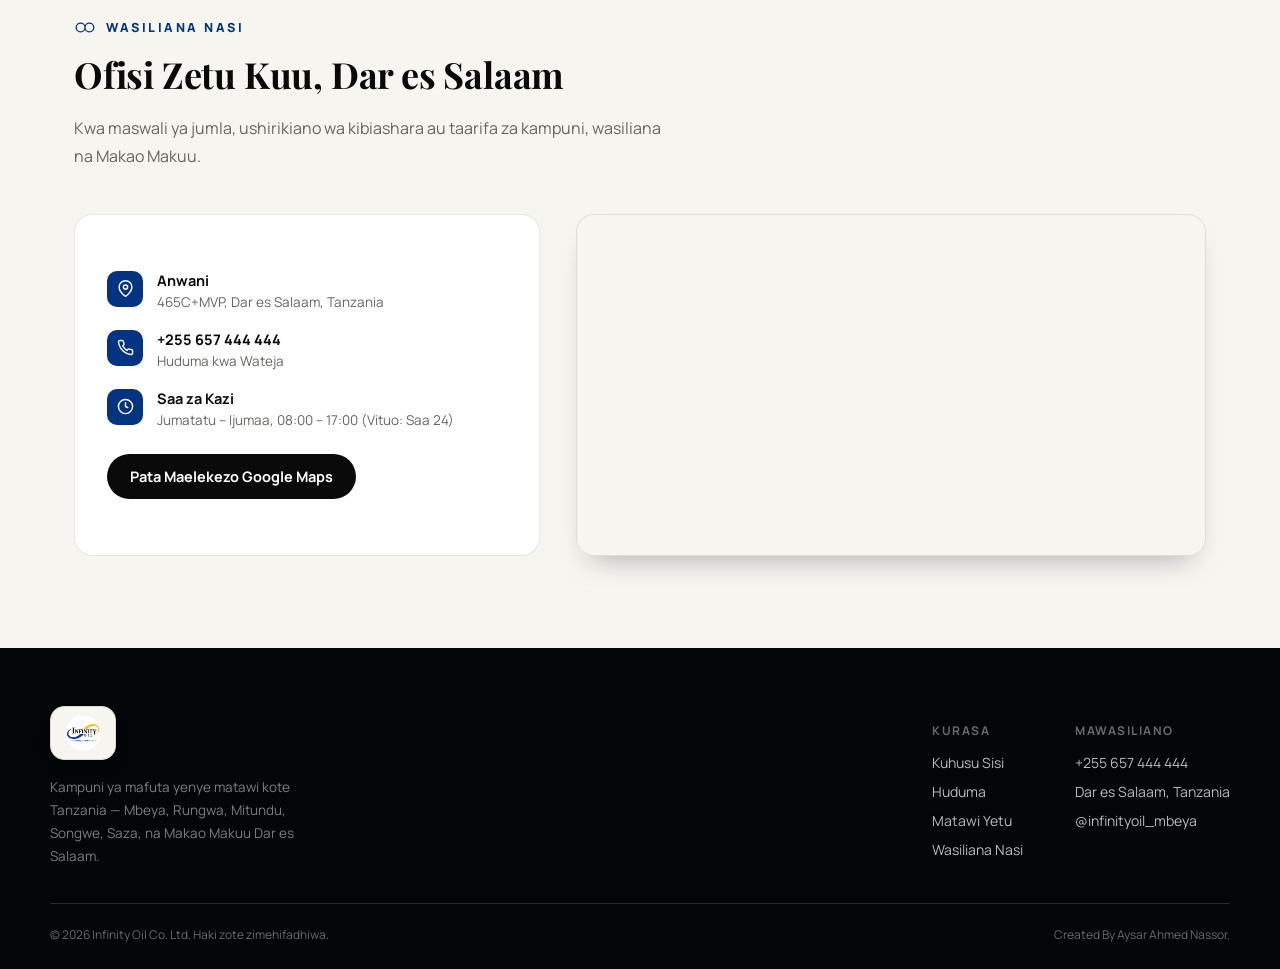
<file: infinity-oil.html>
<!DOCTYPE html>
<html lang="sw">
<head>
<meta charset="UTF-8">
<meta name="viewport" content="width=device-width, initial-scale=1.0">
<title>Infinity Oil Co. Ltd | Mafuta Yenye Kuaminika — Tanzania</title>
<meta name="description" content="Infinity Oil Co. Ltd — kampuni ya mafuta yenye matawi Mbeya, Rungwa, Mitundu, Songwe na Saza, Makao Makuu Dar es Salaam. Fuelling Beyond Limits.">
<link rel="preconnect" href="https://fonts.googleapis.com">
<link rel="preconnect" href="https://fonts.gstatic.com" crossorigin>
<link href="https://fonts.googleapis.com/css2?family=Playfair+Display:ital,wght@0,500;0,600;0,700;0,800;1,500&family=Manrope:wght@400;500;600;700;800&display=swap" rel="stylesheet">
<style>
  :root{
    --black:#0a0a0a;
    --pure-black:#000000;
    --navy:#023482;
    --navy-2:#0e5bc4;
    --navy-deep:#031430;
    --silver:#b7b7b2;
    --silver-2:#ddd9d0;
    --paper:#f7f5f0;
    --paper-2:#efece3;
    --white:#ffffff;
    --muted:#66655d;
    --muted-2:#a09e93;
    --line: rgba(10,10,8,0.1);
    --line-dark: rgba(255,255,255,0.14);
    --shadow-lg: 0 30px 60px -22px rgba(2,10,25,0.45);
    --shadow-md: 0 16px 30px -16px rgba(2,10,25,0.35);
    --radius: 18px;
    --container: 1180px;
  }
  *,*::before,*::after{ box-sizing:border-box; }
  html{ scroll-behavior:smooth; }
  @media (prefers-reduced-motion: reduce){
    html{ scroll-behavior:auto; }
    *,*::before,*::after{ animation-duration:0.001ms !important; animation-iteration-count:1 !important; transition-duration:0.001ms !important; scroll-behavior:auto !important; }
  }
  body{ margin:0; font-family:'Manrope',system-ui,sans-serif; color:var(--black); background:var(--paper); -webkit-font-smoothing:antialiased; }
  h1,h2,h3,.serif{ font-family:'Playfair Display',Georgia,serif; margin:0; }
  p{ margin:0; }
  img{ max-width:100%; display:block; }
  a{ color:inherit; text-decoration:none; }
  ul{ margin:0; padding:0; list-style:none; }
  .container{ width:100%; max-width:var(--container); margin:0 auto; padding:0 24px; }
  section{ position:relative; }

  .skip-link{ position:absolute; left:-999px; background:var(--black); color:#fff; padding:10px 16px; border-radius:8px; z-index:999; }
  .skip-link:focus{ left:16px; top:16px; }
  a:focus-visible, button:focus-visible{ outline:3px solid var(--navy-2); outline-offset:3px; border-radius:6px; }

 
  .logo-mark{
    display:flex; align-items:center; justify-content:center;
  }
  .logo-mark img{
    height:100%; width:auto; object-fit:contain; display:block;
  }
  .logo-plate{
    display:inline-flex; align-items:center; justify-content:center;
    background:var(--paper); border-radius:14px; border:1px solid var(--silver-2);
    box-shadow:0 10px 22px -12px rgba(0,0,0,0.35);
    padding:8px 14px;
  }
  .logo-plate.sm .logo-mark{ height:30px; }
  .logo-plate.lg{ padding:16px 26px; border-radius:18px; }
  .logo-plate.lg .logo-mark{ height:78px; }
  .logo-plate.md .logo-mark{ height:36px; }

  /* Inline infinity glyph, used as recurring signature mark */
  .infi{ display:inline-block; flex-shrink:0; }
  .kicker{
    display:flex; align-items:center; gap:10px;
    font-size:12.5px; font-weight:800; letter-spacing:2.5px; text-transform:uppercase; color:var(--navy);
    margin-bottom:14px;
  }
  .kicker svg{ stroke:var(--navy); }

  a:focus-visible, button:focus-visible, input:focus-visible{ outline:3px solid var(--navy-2); outline-offset:3px; }

  /* Header */
  .site-header{
    position:sticky; top:0; z-index:100;
    display:flex; align-items:center; justify-content:space-between; gap:16px;
    padding:12px 24px;
    background:rgba(4,10,20,0.78); backdrop-filter:blur(14px); -webkit-backdrop-filter:blur(14px);
    border-bottom:1px solid var(--line-dark);
    color:#fff; transition:padding .25s ease, background .25s ease;
  }
  .site-header.scrolled{ padding:7px 24px; background:rgba(4,10,20,0.95); }
  .main-nav{ display:flex; gap:26px; }
  .main-nav a{ font-size:14.5px; font-weight:600; color:rgba(255,255,255,0.82); padding:6px 2px; border-bottom:2px solid transparent; transition:color .2s, border-color .2s; }
  .main-nav a:hover{ color:#fff; border-color:var(--navy-2); }
  .header-actions{ display:flex; align-items:center; gap:10px; }
  .icon-btn{
    width:38px; height:38px; border-radius:50%; display:grid; place-items:center;
    border:1px solid rgba(255,255,255,0.3); color:#fff; transition:background .2s, transform .2s;
  }
  .icon-btn:hover{ background:rgba(255,255,255,0.1); transform:translateY(-2px); }
  .icon-btn svg{ width:17px; height:17px; stroke:currentColor; fill:none; }

  .btn{
    display:inline-flex; align-items:center; justify-content:center; gap:8px;
    font-family:'Manrope',sans-serif; font-weight:700; font-size:14.5px;
    padding:12px 22px; border-radius:999px; border:1px solid transparent;
    cursor:pointer; transition:transform .18s ease, box-shadow .18s ease, background .2s ease, color .2s ease;
    white-space:nowrap;
  }
  .btn:hover{ transform:translateY(-2px); }
  .btn-primary{ background:var(--white); color:var(--black); box-shadow:var(--shadow-md); }
  .btn-primary:hover{ background:var(--navy); color:#fff; }
  .btn-ghost{ background:transparent; color:#fff; border-color:rgba(255,255,255,0.35); }
  .btn-ghost:hover{ background:rgba(255,255,255,0.1); }
  .btn-dark{ background:var(--black); color:#fff; }
  .btn-dark:hover{ background:var(--navy); }
  .btn-outline{ background:transparent; color:var(--black); border-color:var(--black); }
  .btn-outline:hover{ background:var(--black); color:#fff; }
  .btn-sm{ padding:9px 16px; font-size:13px; }

  .nav-toggle{ display:none; background:none; border:1px solid rgba(255,255,255,0.3); border-radius:10px; width:40px; height:40px; color:#fff; cursor:pointer; align-items:center; justify-content:center; }

  .mobile-nav{
    position:fixed; inset:0; background:rgba(3,6,12,0.98); z-index:200;
    display:flex; flex-direction:column; align-items:center; justify-content:center; gap:24px;
    transform:translateY(-100%); transition:transform .3s ease;
  }
  .mobile-nav.open{ transform:translateY(0); }
  .mobile-nav a{ color:#fff; font-size:21px; font-weight:600; font-family:'Playfair Display',serif; }
  .mobile-nav .close-btn{ position:absolute; top:18px; right:22px; background:none; border:1px solid rgba(255,255,255,0.3); color:#fff; width:42px; height:42px; border-radius:10px; }

  /* Hero */
  .hero{
    background: radial-gradient(120% 100% at 50% -10%, var(--navy-deep) 0%, #050b16 55%, #020509 100%);
    color:#fff; padding:88px 24px 84px; overflow:hidden; text-align:center;
  }
  .hero-inner{ max-width:820px; margin:0 auto; position:relative; }
  .hero-infinity{
    position:absolute; left:50%; top:46%; transform:translate(-50%,-50%);
    width:min(900px, 150vw); opacity:0.16; pointer-events:none;
  }
  .hero-infinity path{ stroke-dasharray:900; stroke-dashoffset:900; animation:draw 2.6s ease forwards .3s; }
  @keyframes draw{ to{ stroke-dashoffset:0; } }
  .hero-top{ position:relative; display:flex; justify-content:center; margin-bottom:30px; }
  .eyebrow{ position:relative; display:inline-flex; align-items:center; gap:8px; font-size:12.5px; font-weight:700; letter-spacing:3px; text-transform:uppercase; color:var(--silver); margin-bottom:22px; }
  .hero h1{ position:relative; font-size:clamp(32px,5vw,54px); font-weight:700; line-height:1.14; letter-spacing:-0.3px; }
  .hero p.lead{ position:relative; margin:22px auto 0; font-size:17px; line-height:1.7; color:rgba(255,255,255,0.72); max-width:52ch; }
  .hero-tagline{ position:relative; margin-top:18px; font-size:13.5px; color:var(--muted-2); font-style:italic; }
  .hero-tagline b{ color:#fff; font-style:normal; font-weight:600; letter-spacing:0.5px; }
  .hero-ctas{ position:relative; display:flex; gap:14px; justify-content:center; margin-top:34px; flex-wrap:wrap; }
  .hero-stats{ position:relative; display:flex; gap:0; justify-content:center; margin-top:52px; flex-wrap:wrap; }
  .hero-stat{ padding:0 28px; border-left:1px solid var(--line-dark); }
  .hero-stat:first-child{ border-left:none; }
  .hero-stat b{ display:block; font-family:'Playfair Display',serif; font-size:24px; }
  .hero-stat span{ font-size:11.5px; letter-spacing:1.5px; color:var(--muted-2); text-transform:uppercase; }

  /* Anthem / audio player */
  .anthem{
    background: radial-gradient(120% 140% at 50% 0%, var(--navy-deep) 0%, #050b16 60%, #020509 100%);
    color:#fff; overflow:hidden; text-align:center;
  }
  .anthem-infinity{ position:absolute; left:50%; top:8%; transform:translateX(-50%); width:min(760px,140vw); opacity:0.07; pointer-events:none; }
  .anthem-inner{ max-width:var(--container); margin:0 auto; position:relative; }
  .anthem-copy{ max-width:600px; margin:0 auto 44px; }
  .anthem-copy .kicker{ justify-content:center; color:var(--silver); }
  .anthem-copy .kicker svg{ stroke:var(--silver); }
  .anthem h2{ color:#fff; }
  .anthem .desc{ color:rgba(255,255,255,0.66); margin:16px auto 0; }

  .player-card{ position:relative; max-width:600px; margin:0 auto; background:rgba(255,255,255,0.045); border:1px solid rgba(255,255,255,0.13); backdrop-filter:blur(18px); -webkit-backdrop-filter:blur(18px); border-radius:22px; padding:30px; box-shadow:var(--shadow-lg); text-align:left; }
  .player-top{ display:flex; align-items:center; gap:18px; margin-bottom:24px; }
  .play-btn{ position:relative; width:60px; height:60px; border-radius:50%; background:var(--navy); border:none; display:grid; place-items:center; cursor:pointer; flex-shrink:0; color:#fff; transition:transform .18s ease, background .2s ease; }
  .play-btn:hover{ transform:scale(1.06); background:var(--navy-2); }
  .play-btn svg{ width:20px; height:20px; }
  .play-btn .icon-pause{ display:none; }
  .play-btn.playing .icon-play{ display:none; }
  .play-btn.playing .icon-pause{ display:block; }
  .play-btn.playing{ animation:pulseRing 2.2s ease-out infinite; }
  @keyframes pulseRing{ 0%{ box-shadow:0 0 0 0 rgba(14,91,196,0.55);} 70%{ box-shadow:0 0 0 15px rgba(14,91,196,0);} 100%{ box-shadow:0 0 0 0 rgba(14,91,196,0);} }
  .player-meta{ flex:1; min-width:0; }
  .player-meta b{ display:block; font-size:15px; font-weight:700; }
  .player-meta span{ font-size:12.5px; color:var(--muted-2); }
  .player-viz{ flex-shrink:0; width:110px; height:38px; display:block; }

  .player-progress-row{ display:flex; align-items:center; gap:12px; }
  .time-current,.time-total{ font-size:11px; color:var(--muted-2); font-variant-numeric:tabular-nums; width:32px; flex-shrink:0; }
  .time-total{ text-align:right; }
  .progress-track{ position:relative; flex:1; height:14px; display:flex; align-items:center; cursor:pointer; touch-action:none; }
  .progress-track::before{ content:''; position:absolute; left:0; right:0; height:5px; background:rgba(255,255,255,0.15); border-radius:999px; }
  .progress-fill{ position:absolute; left:0; height:5px; background:var(--navy-2); border-radius:999px; width:0%; pointer-events:none; }
  .progress-handle{ position:absolute; top:50%; width:12px; height:12px; border-radius:50%; background:#fff; transform:translate(-50%,-50%); left:0%; box-shadow:0 2px 6px rgba(0,0,0,0.45); pointer-events:none; }

  .player-bottom{ display:flex; align-items:center; justify-content:space-between; gap:16px; flex-wrap:wrap; margin-top:22px; }
  .volume-row{ display:flex; align-items:center; gap:9px; }
  .volume-row svg{ width:15px; height:15px; stroke:var(--muted-2); fill:none; flex-shrink:0; }
  .volume-row input[type=range]{ width:86px; accent-color:var(--navy-2); }

  /* Floating mini player */
  .mini-player{
    position:fixed; right:18px; bottom:18px; z-index:150;
    display:flex; align-items:center; gap:12px;
    background:rgba(4,10,20,0.94); backdrop-filter:blur(16px); -webkit-backdrop-filter:blur(16px);
    border:1px solid rgba(255,255,255,0.15); border-radius:999px; padding:7px 14px 7px 7px;
    box-shadow:var(--shadow-lg); max-width:280px;
    transform:translateY(140%); opacity:0; pointer-events:none;
    transition:transform .35s ease, opacity .35s ease;
  }
  .mini-player.show{ transform:translateY(0); opacity:1; pointer-events:auto; }
  .mini-play-btn{ width:36px; height:36px; border-radius:50%; background:var(--navy); border:none; display:grid; place-items:center; color:#fff; cursor:pointer; flex-shrink:0; }
  .mini-play-btn svg{ width:13px; height:13px; }
  .mini-play-btn .icon-pause{ display:none; }
  .mini-play-btn.playing .icon-play{ display:none; }
  .mini-play-btn.playing .icon-pause{ display:block; }
  .mini-info{ display:flex; flex-direction:column; gap:5px; min-width:0; flex:1; }
  .mini-title{ font-size:12px; font-weight:700; color:#fff; white-space:nowrap; overflow:hidden; text-overflow:ellipsis; }
  .mini-progress-track{ position:relative; height:8px; display:flex; align-items:center; cursor:pointer; }
  .mini-progress-track::before{ content:''; position:absolute; left:0; right:0; height:3px; background:rgba(255,255,255,0.18); border-radius:999px; }
  .mini-progress-fill{ position:absolute; left:0; height:3px; background:var(--navy-2); border-radius:999px; width:0%; pointer-events:none; }
  .mini-close-btn{ width:24px; height:24px; border-radius:50%; background:transparent; border:1px solid rgba(255,255,255,0.28); color:rgba(255,255,255,0.72); display:grid; place-items:center; cursor:pointer; flex-shrink:0; font-size:11px; line-height:1; }
  .mini-close-btn:hover{ background:rgba(255,255,255,0.12); color:#fff; }

  /* Sections */
  .section{ padding:92px 24px; }
  .section h2{ font-size:clamp(25px,3.1vw,36px); font-weight:700; letter-spacing:-0.2px; max-width:22ch; }
  .section p.desc{ color:var(--muted); font-size:16px; line-height:1.75; margin-top:16px; max-width:60ch; }
  .reveal{ opacity:0; transform:translateY(20px); transition:opacity .7s ease, transform .7s ease; }
  .reveal.in{ opacity:1; transform:translateY(0); }

  /* About */
  .about-grid{ max-width:var(--container); margin:0 auto; display:grid; grid-template-columns:1.15fr 0.85fr; gap:56px; align-items:start; }
  .about-copy p{ color:var(--muted); font-size:16px; line-height:1.8; margin-top:16px; }
  .value-row{ display:flex; gap:28px; margin-top:30px; flex-wrap:wrap; }
  .value-item{ display:flex; align-items:center; gap:10px; }
  .value-item .infi-sm{ flex-shrink:0; }
  .value-item span{ font-size:14px; font-weight:700; }
  .fact-card{ background:var(--black); color:#fff; border-radius:var(--radius); padding:30px; box-shadow:var(--shadow-lg); }
  .fact-card h3{ font-family:'Manrope',sans-serif; font-size:13px; letter-spacing:1.5px; text-transform:uppercase; color:var(--muted-2); font-weight:700; margin-bottom:20px; }
  .fact-row{ display:flex; gap:14px; padding:14px 0; border-top:1px solid var(--line-dark); align-items:flex-start; }
  .fact-row:first-of-type{ border-top:none; }
  .fact-ico{ width:34px; height:34px; border-radius:10px; background:var(--navy); display:grid; place-items:center; flex-shrink:0; }
  .fact-ico svg{ width:16px; height:16px; stroke:#fff; fill:none; }
  .fact-row b{ display:block; font-size:14.5px; }
  .fact-row span{ font-size:13.5px; color:var(--muted-2); }

  /* Services */
  .services{ background:var(--paper-2); }
  .service-grid{ max-width:var(--container); margin:44px auto 0; display:grid; grid-template-columns:repeat(3,1fr); gap:22px; }
  .service-card{ background:var(--white); border-radius:var(--radius); padding:28px; border:1px solid var(--line); transition:transform .25s ease, box-shadow .25s ease; }
  .service-card:hover{ transform:translateY(-6px); box-shadow:var(--shadow-md); }
  .service-ico{ width:46px; height:46px; border-radius:12px; background:var(--black); display:grid; place-items:center; margin-bottom:18px; }
  .service-ico svg{ width:22px; height:22px; fill:none; stroke:#fff; stroke-width:1.6; }
  .service-card h3{ font-size:17.5px; font-weight:700; }
  .service-card p{ margin-top:8px; font-size:14.5px; color:var(--muted); line-height:1.6; }

  /* Gallery */
  .gallery-group{ margin-top:48px; }
  .gallery-group:first-child{ margin-top:44px; }
  .gallery-heading{ display:flex; align-items:baseline; justify-content:space-between; gap:16px; flex-wrap:wrap; margin-bottom:20px; }
  .gallery-heading h3{ font-family:'Playfair Display',serif; font-size:20px; font-weight:700; }
  .gallery-heading span{ font-size:13.5px; color:var(--muted); }
  .gallery-grid{ display:grid; grid-template-columns:repeat(3,1fr); gap:20px; }
  .gallery-grid.two-col{ grid-template-columns:repeat(2,1fr); }
  .gallery-grid.one-col{ grid-template-columns:1fr; }
  .gallery-card{ background:var(--white); border-radius:var(--radius); overflow:hidden; border:1px solid var(--line); box-shadow:var(--shadow-md); transition:transform .25s ease, box-shadow .25s ease; }
  .gallery-card:hover{ transform:translateY(-6px); }
  .gallery-card img{ width:100%; height:270px; object-fit:cover; display:block; }
  .gallery-card.wide img{ height:380px; }
  .gallery-caption{ padding:14px 18px 18px; }
  .gallery-caption b{ display:block; font-size:14.5px; font-weight:700; }
  .gallery-caption span{ display:block; font-size:13px; color:var(--muted); margin-top:4px; line-height:1.5; }

  /* Branches */
  .branch-grid{ max-width:var(--container); margin:44px auto 0; display:grid; grid-template-columns:repeat(3,1fr); gap:20px; }
  .branch-card{ background:var(--white); border:1px solid var(--line); border-radius:var(--radius); padding:26px; display:flex; flex-direction:column; gap:14px; }
  .branch-card.hq{ border-color:var(--navy); background:linear-gradient(180deg, rgba(2,52,130,0.05), rgba(2,52,130,0)); }
  .branch-tag{ display:inline-flex; align-self:flex-start; align-items:center; gap:6px; font-size:11px; font-weight:800; letter-spacing:1.2px; text-transform:uppercase; padding:5px 11px; border-radius:999px; background:var(--paper-2); color:var(--muted); }
  .branch-card.hq .branch-tag{ background:var(--navy); color:#fff; }
  .branch-card h3{ font-size:19px; font-weight:700; }
  .branch-meta{ display:flex; gap:10px; align-items:flex-start; font-size:13.5px; color:var(--muted); line-height:1.5; }
  .branch-meta svg{ width:15px; height:15px; stroke:var(--navy); fill:none; flex-shrink:0; margin-top:2px; }
  .branch-actions{ display:flex; gap:10px; margin-top:auto; padding-top:6px; flex-wrap:wrap; }

  /* Social band */
  .social-band{ background:var(--black); color:#fff; }
  .social-inner{ max-width:var(--container); margin:0 auto; display:flex; align-items:center; justify-content:space-between; gap:26px; flex-wrap:wrap; padding:52px 24px; }
  .social-text .kicker{ color:var(--silver); }
  .social-text .kicker svg{ stroke:var(--silver); }
  .social-text h2{ color:#fff; font-size:clamp(22px,2.6vw,30px); }
  .social-text p{ color:var(--muted-2); margin-top:10px; font-size:15px; }
  .social-handle{ font-weight:700; color:#fff; }

  /* Contact / HQ map */
  .contact-grid{ max-width:var(--container); margin:44px auto 0; display:grid; grid-template-columns:0.85fr 1.15fr; gap:36px; align-items:stretch; }
  .hq-card{ background:var(--white); border-radius:var(--radius); border:1px solid var(--line); padding:32px; display:flex; flex-direction:column; gap:18px; justify-content:center; }
  .loc-row{ display:flex; gap:14px; align-items:flex-start; }
  .loc-ico{ width:36px; height:36px; border-radius:10px; background:var(--navy); display:grid; place-items:center; flex-shrink:0; }
  .loc-ico svg{ width:17px; height:17px; stroke:#fff; fill:none; }
  .loc-row b{ display:block; font-size:14.5px; }
  .loc-row span{ font-size:13.5px; color:var(--muted); }
  .hq-card .btn{ align-self:flex-start; margin-top:6px; }
  .map-frame{ border-radius:var(--radius); overflow:hidden; border:1px solid var(--line); box-shadow:var(--shadow-md); min-height:340px; }
  .map-frame iframe{ width:100%; height:100%; min-height:340px; border:0; display:block; }

  /* Footer */
  footer{ background:#030608; color:rgba(255,255,255,0.68); padding:58px 24px 26px; }
  .footer-inner{ max-width:var(--container); margin:0 auto; }
  .footer-top{ display:flex; justify-content:space-between; gap:40px; flex-wrap:wrap; padding-bottom:34px; border-bottom:1px solid var(--line-dark); }
  .footer-brand p{ font-size:13.5px; max-width:36ch; line-height:1.7; color:rgba(255,255,255,0.48); margin-top:16px; }
  .footer-cols{ display:flex; gap:52px; flex-wrap:wrap; }
  .footer-col h4{ font-size:12px; letter-spacing:1.5px; text-transform:uppercase; color:rgba(255,255,255,0.4); margin-bottom:14px; font-weight:700; }
  .footer-col a, .footer-col span{ display:block; font-size:14px; margin-bottom:10px; color:rgba(255,255,255,0.72); }
  .footer-col a:hover{ color:var(--navy-2); }
  .footer-bottom{ display:flex; justify-content:space-between; gap:16px; flex-wrap:wrap; padding-top:22px; font-size:12px; color:rgba(255,255,255,0.4); }
  .footer-bottom .trademark{ max-width:64ch; }

  @media (max-width:980px){
    .main-nav{ display:none; }
    .header-actions .btn-ghost{ display:none; }
    .nav-toggle{ display:grid; }
    .about-grid{ grid-template-columns:1fr; }
    .service-grid{ grid-template-columns:repeat(2,1fr); }
    .branch-grid{ grid-template-columns:repeat(2,1fr); }
    .contact-grid{ grid-template-columns:1fr; }
    .social-inner{ flex-direction:column; align-items:flex-start; text-align:left; }
    .gallery-grid, .gallery-grid.two-col{ grid-template-columns:repeat(2,1fr); }
  }
  @media (max-width:560px){
    .service-grid{ grid-template-columns:1fr; }
    .branch-grid{ grid-template-columns:1fr; }
    .gallery-grid, .gallery-grid.two-col{ grid-template-columns:1fr; }
    .gallery-card img{ height:220px; }
    .hero{ padding:72px 20px 60px; }
    .section{ padding:68px 20px; }
    .hero-ctas{ flex-direction:column; }
    .hero-ctas .btn{ width:100%; }
    .hero-stats{ flex-direction:column; gap:14px; }
    .hero-stat{ border-left:none; padding:0; }
    .player-card{ padding:22px; }
    .player-viz{ display:none; }
    .mini-player{ right:12px; bottom:12px; left:12px; max-width:none; }
  }
</style>
</head>
<body>
<a class="skip-link" href="#content">Rukia kwenye maudhui</a>

<header class="site-header" id="siteHeader">
  <a href="#content" aria-label="Infinity Oil - Nyumbani" class="logo-plate sm">
    <div class="logo-mark">
      <img src="infinitylogo.png" alt="Infinity Oil Co. Ltd">
    </div>
  </a>
  <nav class="main-nav" aria-label="Menyu kuu">
    <a href="#kuhusu">Kuhusu</a>
    <a href="#wimbo">Wimbo Wetu</a>
    <a href="#huduma">Huduma</a>
    <a href="#picha">Picha</a>
    <a href="#matawi">Matawi Yetu</a>
    <a href="#wasiliana">Wasiliana Nasi</a>
  </nav>

  <div class="header-actions">
    <a class="icon-btn" href="https://www.instagram.com/infinityoil_mbeya/" target="_blank" rel="noopener" aria-label="Fuatilia Instagram">
      <svg viewBox="0 0 24 24" stroke-width="1.8"><rect x="3" y="3" width="18" height="18" rx="5"/><circle cx="12" cy="12" r="4"/><circle cx="17.2" cy="6.8" r="1"/></svg>
    </a>
    <a class="btn btn-primary" href="tel:+255657444444">Piga Simu</a>
    <button class="nav-toggle" id="navToggle" aria-label="Fungua menyu" aria-expanded="false">
      <svg width="18" height="18" viewBox="0 0 24 24" fill="none" stroke="currentColor" stroke-width="2"><line x1="3" y1="6" x2="21" y2="6"/><line x1="3" y1="12" x2="21" y2="12"/><line x1="3" y1="18" x2="21" y2="18"/></svg>
    </button>
  </div>
</header>

<div class="mobile-nav" id="mobileNav">
  <button class="close-btn" id="navClose" aria-label="Funga menyu">✕</button>
  <a href="#kuhusu">Kuhusu</a>
  <a href="#wimbo">Wimbo Wetu</a>
  <a href="#huduma">Huduma</a>
  <a href="#picha">Picha</a>
  <a href="#matawi">Matawi Yetu</a>
  <a href="#wasiliana">Wasiliana Nasi</a>
  <a class="btn btn-primary" href="tel:+255657444444">Piga Simu Sasa</a>
</div>

<div class="mini-player" id="miniPlayer">
  <button class="mini-play-btn" id="miniPlayBtn" aria-label="Cheza au Simamisha Wimbo">
    <svg class="icon-play" viewBox="0 0 24 24" fill="currentColor"><path d="M8 5v14l11-7z"/></svg>
    <svg class="icon-pause" viewBox="0 0 24 24" fill="currentColor"><path d="M6 5h4v14H6zM14 5h4v14h-4z"/></svg>
  </button>
  <div class="mini-info">
    <span class="mini-title">Wimbo wa Infinity Oil</span>
    <div class="mini-progress-track" id="miniProgressTrack" role="slider" aria-label="Maendeleo ya wimbo" tabindex="0"><div class="mini-progress-fill" id="miniProgressFill"></div></div>
  </div>
  <button class="mini-close-btn" id="miniCloseBtn" aria-label="Funga kicheza wimbo">✕</button>
</div>

<main id="content">

  <section class="hero">
    <div class="hero-inner">
      <svg class="hero-infinity" viewBox="0 0 200 100" xmlns="http://www.w3.org/2000/svg">
        <path d="M100,50 C100,72 82,90 60,90 C38,90 20,72 20,50 C20,28 38,10 60,10 C82,10 100,28 100,50 C100,72 118,90 140,90 C162,90 180,72 180,50 C180,28 162,10 140,10 C118,10 100,28 100,50 Z" fill="none" stroke="#ffffff" stroke-width="1.4"/>
      </svg>

      <div class="hero-top">
        <div class="logo-plate lg">
          <div class="logo-mark">
            <img src="infinitylogo.png" alt="Infinity Oil Co. Ltd">
          </div>
        </div>
      </div>

      <span class="eyebrow">Infinity Oil Co. Ltd · Tanzania</span>
      <h1>Nishati Isiyo na Mwisho, Safari Bila Mipaka</h1>
      <p class="lead">Infinity Oil ni kampuni ya mafuta yenye matawi katika mikoa mbalimbali ya Tanzania — kutoka Mbeya hadi Dar es Salaam — ikitoa huduma bora, salama na za kuaminika saa 24 kwa siku.</p>
      <p class="hero-tagline">"Fuelling Beyond Limits" — <b>Tunakusafirisha Zaidi ya Mipaka</b></p>

      <div class="hero-ctas">
        <a class="btn btn-primary" href="tel:+255657444444">
          <svg width="15" height="15" viewBox="0 0 24 24" fill="none" stroke="currentColor" stroke-width="2"><path d="M22 16.92v3a2 2 0 0 1-2.18 2 19.79 19.79 0 0 1-8.63-3.07 19.5 19.5 0 0 1-6-6 19.79 19.79 0 0 1-3.07-8.67A2 2 0 0 1 4.11 2h3a2 2 0 0 1 2 1.72c.127.96.361 1.903.7 2.81a2 2 0 0 1-.45 2.11L8.09 9.91a16 16 0 0 0 6 6l1.27-1.27a2 2 0 0 1 2.11-.45c.907.339 1.85.573 2.81.7A2 2 0 0 1 22 16.92z"/></svg>
          Piga Simu Sasa
        </a>
        <a class="btn btn-ghost" href="#matawi">Tazama Matawi Yetu</a>
      </div>

      <div class="hero-stats">
        <div class="hero-stat"><b>6</b><span>Matawi Tanzania</span></div>
        <div class="hero-stat"><b>24/7</b><span>Huduma Muda Wote</span></div>
        <div class="hero-stat"><b>Dar es Salaam</b><span>Makao Makuu</span></div>
      </div>
    </div>
  </section>

  <section class="section anthem" id="wimbo">
    <svg class="anthem-infinity" viewBox="0 0 200 100" xmlns="http://www.w3.org/2000/svg">
      <path d="M100,50 C100,72 82,90 60,90 C38,90 20,72 20,50 C20,28 38,10 60,10 C82,10 100,28 100,50 C100,72 118,90 140,90 C162,90 180,72 180,50 C180,28 162,10 140,10 C118,10 100,28 100,50 Z" fill="none" stroke="#ffffff" stroke-width="1.4"/>
    </svg>
    <div class="anthem-inner">
      <div class="anthem-copy reveal">
        <div class="kicker"><svg class="infi" width="22" height="11" viewBox="0 0 200 100"><path d="M100,50 C100,72 82,90 60,90 C38,90 20,72 20,50 C20,28 38,10 60,10 C82,10 100,28 100,50 C100,72 118,90 140,90 C162,90 180,72 180,50 C180,28 162,10 140,10 C118,10 100,28 100,50 Z" fill="none" stroke-width="12"/></svg>Wimbo Rasmi</div>
        <h2>Sikiliza Wimbo wa Infinity Oil</h2>
        <p class="desc">Wimbo rasmi wa kampuni yetu — unaobeba dhamira ya "Fuelling Beyond Limits." Bonyeza cheza hapa chini kuusikiliza.</p>
      </div>

      <div class="player-card reveal">
        <div class="player-top">
          <button class="play-btn" id="playBtn" aria-label="Cheza Wimbo">
            <svg class="icon-play" viewBox="0 0 24 24" fill="currentColor"><path d="M8 5v14l11-7z"/></svg>
            <svg class="icon-pause" viewBox="0 0 24 24" fill="currentColor"><path d="M6 5h4v14H6zM14 5h4v14h-4z"/></svg>
          </button>
          <div class="player-meta">
            <b>Infinity Oil — Wimbo Rasmi</b>
            <span>Fuelling Beyond Limits</span>
          </div>
          <canvas class="player-viz" id="vizCanvas" width="110" height="38" aria-hidden="true"></canvas>
        </div>

        <div class="player-progress-row">
          <span class="time-current" id="timeCurrent">0:00</span>
          <div class="progress-track" id="progressTrack" role="slider" aria-label="Maendeleo ya wimbo" tabindex="0">
            <div class="progress-fill" id="progressFill"></div>
            <div class="progress-handle" id="progressHandle"></div>
          </div>
          <span class="time-total" id="timeTotal">0:00</span>
        </div>

        <div class="player-bottom">
          <div class="volume-row">
            <svg viewBox="0 0 24 24" stroke-width="2"><path d="M11 5L6 9H2v6h4l5 4V5z"/><path d="M15.54 8.46a5 5 0 0 1 0 7.07"/></svg>
            <input type="range" id="volumeSlider" min="0" max="1" step="0.01" value="1" aria-label="Kiwango cha sauti">
          </div>
          <a class="btn btn-ghost btn-sm" id="downloadBtn" href="infinity-anthem.mp3" download="Infinity-Oil-Wimbo.mp3">Pakua Wimbo</a>
        </div>
      </div>

      <audio id="anthemAudio" preload="metadata" src="infinity-anthem.mp3"></audio>
    </div>
  </section>

  <section class="section" id="kuhusu">
    <div class="about-grid">
      <div class="about-copy reveal">
        <div class="kicker"><svg class="infi" width="22" height="11" viewBox="0 0 200 100"><path d="M100,50 C100,72 82,90 60,90 C38,90 20,72 20,50 C20,28 38,10 60,10 C82,10 100,28 100,50 C100,72 118,90 140,90 C162,90 180,72 180,50 C180,28 162,10 140,10 C118,10 100,28 100,50 Z" fill="none" stroke-width="12"/></svg>Kuhusu Sisi</div>
        <h2>Kampuni ya Mafuta Inayokua Kote Tanzania</h2>
        <p>Infinity Oil Co. Ltd ni kampuni ya Tanzania inayotoa huduma za mafuta safi na bora kupitia mtandao wa matawi yaliyopo Mbeya, Rungwa, Mitundu, Songwe na Saza, yakiongozwa na Makao Makuu yaliyopo Dar es Salaam.</p>
        <p>Kaulimbiu yetu, "Fuelling Beyond Limits," inaeleza dhamira yetu halisi — kuhakikisha safari yako haikwami popote ulipo, wakati wowote wa siku au usiku.</p>

        <div class="value-row">
          <div class="value-item"><svg class="infi-sm" width="20" height="10" viewBox="0 0 200 100"><path d="M100,50 C100,72 82,90 60,90 C38,90 20,72 20,50 C20,28 38,10 60,10 C82,10 100,28 100,50 C100,72 118,90 140,90 C162,90 180,72 180,50 C180,28 162,10 140,10 C118,10 100,28 100,50 Z" fill="none" stroke="#023482" stroke-width="12"/></svg><span>Ubora</span></div>
          <div class="value-item"><svg class="infi-sm" width="20" height="10" viewBox="0 0 200 100"><path d="M100,50 C100,72 82,90 60,90 C38,90 20,72 20,50 C20,28 38,10 60,10 C82,10 100,28 100,50 C100,72 118,90 140,90 C162,90 180,72 180,50 C180,28 162,10 140,10 C118,10 100,28 100,50 Z" fill="none" stroke="#023482" stroke-width="12"/></svg><span>Kasi</span></div>
          <div class="value-item"><svg class="infi-sm" width="20" height="10" viewBox="0 0 200 100"><path d="M100,50 C100,72 82,90 60,90 C38,90 20,72 20,50 C20,28 38,10 60,10 C82,10 100,28 100,50 C100,72 118,90 140,90 C162,90 180,72 180,50 C180,28 162,10 140,10 C118,10 100,28 100,50 Z" fill="none" stroke="#023482" stroke-width="12"/></svg><span>Uaminifu</span></div>
        </div>
      </div>
      <div class="fact-card reveal">
        <h3>Taarifa za Haraka</h3>
        <div class="fact-row">
          <div class="fact-ico"><svg viewBox="0 0 24 24" stroke-width="2"><path d="M22 16.92v3a2 2 0 0 1-2.18 2 19.79 19.79 0 0 1-8.63-3.07 19.5 19.5 0 0 1-6-6 19.79 19.79 0 0 1-3.07-8.67A2 2 0 0 1 4.11 2h3a2 2 0 0 1 2 1.72c.127.96.361 1.903.7 2.81a2 2 0 0 1-.45 2.11L8.09 9.91a16 16 0 0 0 6 6l1.27-1.27a2 2 0 0 1 2.11-.45c.907.339 1.85.573 2.81.7A2 2 0 0 1 22 16.92z"/></svg></div>
          <div><b>+255 657 444 444</b><span>Simu ya Huduma kwa Wateja</span></div>
        </div>
        <div class="fact-row">
          <div class="fact-ico"><svg viewBox="0 0 24 24" stroke-width="2"><path d="M3 21h18M5 21V7l7-4 7 4v14M9 9h1m4 0h1m-6 4h1m4 0h1m-6 4h1m4 0h1"/></svg></div>
          <div><b>Matawi 6</b><span>Mbeya · Rungwa · Mitundu · Songwe · Saza · Dar es Salaam (HQ)</span></div>
        </div>
        <div class="fact-row">
          <div class="fact-ico"><svg viewBox="0 0 24 24" stroke-width="2"><circle cx="12" cy="12" r="10"/><polyline points="12 6 12 12 16 14"/></svg></div>
          <div><b>Saa 24, Siku 7 kwa Wiki</b><span>Vituo vyote — hatufungi</span></div>
        </div>
      </div>
    </div>
  </section>

  <section class="section services" id="huduma">
    <div class="container">
      <div class="reveal">
        <div class="kicker"><svg class="infi" width="22" height="11" viewBox="0 0 200 100"><path d="M100,50 C100,72 82,90 60,90 C38,90 20,72 20,50 C20,28 38,10 60,10 C82,10 100,28 100,50 C100,72 118,90 140,90 C162,90 180,72 180,50 C180,28 162,10 140,10 C118,10 100,28 100,50 Z" fill="none" stroke-width="12"/></svg>Huduma Zetu</div>
        <h2>Kila Kitu Gari Lako Linalohitaji</h2>
        <p class="desc">Kuanzia mafuta bora hadi huduma za ziada — matawi yetu yote yameandaliwa kukuhudumia kwa haraka na kwa ubora.</p>
      </div>
      <div class="service-grid">
        <div class="service-card reveal">
          <div class="service-ico"><svg viewBox="0 0 24 24"><path d="M3 22h12"/><path d="M6 18V4a1 1 0 0 1 1-1h6a1 1 0 0 1 1 1v14"/><path d="M14 8h2a2 2 0 0 1 2 2v2.5a1.5 1.5 0 0 0 3 0V8l-3-3"/></svg></div>
          <h3>Petroli na Dizeli</h3>
          <p>Mafuta safi na yenye ubora unaothibitishwa, yanayopatikana muda wote wa siku.</p>
        </div>
        <div class="service-card reveal">
          <div class="service-ico"><svg viewBox="0 0 24 24"><path d="M12 2l2.5 6.5L21 11l-6.5 2.5L12 20l-2.5-6.5L3 11l6.5-2.5z"/></svg></div>
          <h3>Mafuta ya Injini na Grisi</h3>
          <p>Bidhaa za mafuta ya injini (lubricants) zenye viwango vya kimataifa kwa mekari na mitambo.</p>
        </div>
        <div class="service-card reveal">
          <div class="service-ico"><svg viewBox="0 0 24 24"><circle cx="12" cy="12" r="8"/><circle cx="12" cy="12" r="2.5"/><path d="M12 4v2M12 18v2M4 12h2M18 12h2"/></svg></div>
          <h3>Ukaguzi wa Matairi</h3>
          <p>Huduma ya kuongeza hewa na ukaguzi wa matairi kwa ajili ya usalama wa safari yako.</p>
        </div>
        <div class="service-card reveal">
          <div class="service-ico"><svg viewBox="0 0 24 24"><path d="M6 2l1.5 5h9L18 2"/><path d="M3 7h18l-1.5 13a2 2 0 0 1-2 2H6.5a2 2 0 0 1-2-2L3 7z"/></svg></div>
          <h3>Duka la Huduma</h3>
          <p>Bidhaa mbalimbali za haraka na vitafunio kwa ajili ya safari yako.</p>
        </div>
        <div class="service-card reveal">
          <div class="service-ico"><svg viewBox="0 0 24 24"><path d="M19 17h2l-1.5-7H4.5L3 17h2"/><rect x="5" y="17" width="14" height="3" rx="1"/><circle cx="7.5" cy="14" r="1"/><circle cx="16.5" cy="14" r="1"/></svg></div>
          <h3>Uoshaji wa Magari</h3>
          <p>Osha gari lako kwa ubora unapojaza mafuta kituoni kwetu.</p>
        </div>
        <div class="service-card reveal">
          <div class="service-ico"><svg viewBox="0 0 24 24"><path d="M20.84 4.61a5.5 5.5 0 0 0-7.78 0L12 5.67l-1.06-1.06a5.5 5.5 0 1 0-7.78 7.78L12 21.23l8.84-8.84a5.5 5.5 0 0 0 0-7.78z"/></svg></div>
          <h3>Huduma kwa Wateja 24/7</h3>
          <p>Timu yetu ipo tayari kukuhudumia kwa ustaarabu wakati wowote wa siku.</p>
        </div>
      </div>
    </div>
  </section>

  <section class="section" id="picha">
    <div class="container">
      <div class="reveal">
        <div class="kicker"><svg class="infi" width="22" height="11" viewBox="0 0 200 100"><path d="M100,50 C100,72 82,90 60,90 C38,90 20,72 20,50 C20,28 38,10 60,10 C82,10 100,28 100,50 C100,72 118,90 140,90 C162,90 180,72 180,50 C180,28 162,10 140,10 C118,10 100,28 100,50 Z" fill="none" stroke-width="12"/></svg>Picha Zetu</div>
        <h2>Ona Nini Tunachotoa Kabla Hujafika</h2>
        <p class="desc">Kutoka ofa maalum zinazovutia umati mkubwa, hadi vituo vyetu vya kisasa na malori yetu ya kusafirisha mafuta — hii ndiyo Infinity Oil kwa vitendo.</p>
      </div>

      <div class="gallery-group reveal">
        <div class="gallery-heading">
          <h3>Ofa Maalum — Tawi la Mbeya</h3>
          <span>Umati wa wateja wakinufaika na ofa zetu za punguzo la bei</span>
        </div>
        <div class="gallery-grid">
          <div class="gallery-card">
            <img src="images/ofa-mbeya-1.jpg" alt="Umati wa wateja kituo cha Infinity Oil Mbeya wakati wa ofa maalum" loading="lazy">
            <div class="gallery-caption"><b>Ofa ya Punguzo la Bei</b><span>Wateja wakiwa foleni kununua mafuta kwa bei nafuu, Mbeya.</span></div>
          </div>
          <div class="gallery-card">
            <img src="images/ofa-mbeya-2.jpg" alt="Wateja wakijaza mafuta kituoni Infinity Oil Mbeya wakati wa ofa" loading="lazy">
            <div class="gallery-caption"><b>Huduma Saa 24</b><span>Pampu zetu za Dizeli na Super zikihudumia bila kukoma.</span></div>
          </div>
          <div class="gallery-card">
            <img src="images/ofa-mbeya-3.jpg" alt="Magari, pikipiki na bajaji zikisubiri kujaza mafuta Infinity Oil Mbeya" loading="lazy">
            <div class="gallery-caption"><b>Waaminifu Wetu</b><span>Madereva wa bajaji, pikipiki na magari wakija kwa wingi kituoni kwetu.</span></div>
          </div>
        </div>
      </div>

      <div class="gallery-group reveal">
        <div class="gallery-heading">
          <h3>Vituo Vyetu</h3>
          <span>Vituo vya kisasa, saa 24 kwa siku</span>
        </div>
        <div class="gallery-grid two-col">
          <div class="gallery-card wide">
            <img src="images/kituo-alama-1.jpg" alt="Alama ya njia ya kituo cha Infinity Oil ikionyesha bei za dizeli na petroli, kahawa, vinywaji na wakala wa pesa" loading="lazy">
            <div class="gallery-caption"><b>Huduma Zaidi ya Mafuta</b><span>Bei za mafuta za moja kwa moja, kahawa, vinywaji na huduma za wakala-pesa.</span></div>
          </div>
          <div class="gallery-card wide">
            <img src="images/kituo-alama-2.jpg" alt="Alama ya Infinity Oil yenye maelekezo kuelekea kituo cha mafuta saa 24" loading="lazy">
            <div class="gallery-caption"><b>Rahisi Kupatikana</b><span>Alama zetu zinakuongoza moja kwa moja hadi kituoni, popote ulipo.</span></div>
          </div>
        </div>
      </div>

      <div class="gallery-group reveal">
        <div class="gallery-heading">
          <h3>Malori Yetu ya Kusafirisha Mafuta</h3>
          <span>Usafirishaji salama na wa uhakika kutoka chanzo hadi kituoni</span>
        </div>
        <div class="gallery-grid one-col">
          <div class="gallery-card wide">
            <img src="images/malori-yetu.jpg" alt="Malori ya Infinity Oil (Sinotruk) yaliyopangwa mstari yakiwa tayari kusafirisha mafuta" loading="lazy">
            <div class="gallery-caption"><b>Meli ya Malori Yetu</b><span>Infinity Oil ina malori yake ya kisasa yanayohakikisha mafuta yanafika vituoni vyote kwa wakati na kwa usalama.</span></div>
          </div>
        </div>
      </div>
    </div>
  </section>

  <section class="section" id="matawi">
    <div class="container">
      <div class="reveal">
        <div class="kicker"><svg class="infi" width="22" height="11" viewBox="0 0 200 100"><path d="M100,50 C100,72 82,90 60,90 C38,90 20,72 20,50 C20,28 38,10 60,10 C82,10 100,28 100,50 C100,72 118,90 140,90 C162,90 180,72 180,50 C180,28 162,10 140,10 C118,10 100,28 100,50 Z" fill="none" stroke-width="12"/></svg>Matawi Yetu</div>
        <h2>Tunakuta Popote Ulipo Nchini Tanzania</h2>
        <p class="desc">Fungua ramani kupata maelekezo ya moja kwa moja kwenda tawi lililo karibu nawe.</p>
      </div>


      <div class="branch-card hq reveal">
          <span class="branch-tag">Makao Makuu</span>
          <h3>Infinity Oil Co. Ltd — HQ</h3>
          <div class="branch-meta"><svg viewBox="0 0 24 24" stroke-width="2"><path d="M21 10c0 7-9 13-9 13s-9-6-9-13a9 9 0 0 1 18 0z"/><circle cx="12" cy="10" r="3"/></svg><span>465C+MVP, Dar es Salaam, Tanzania</span></div>
          <div class="branch-actions">
            <a class="btn btn-outline btn-sm" href="https://www.google.com/maps/place/?q=place_id:ChIJYx-iQgA3XBgR2OoWq7zyCak" target="_blank" rel="noopener">Fungua Ramani</a>
          </div>
        </div>


      <div class="branch-grid">
        <div class="branch-card reveal">
          <span class="branch-tag">Kituo</span>
          <h3>Infinity Oil Mbeya</h3>
          <div class="branch-meta"><svg viewBox="0 0 24 24" stroke-width="2"><path d="M21 10c0 7-9 13-9 13s-9-6-9-13a9 9 0 0 1 18 0z"/><circle cx="12" cy="10" r="3"/></svg><span>3FQ4+J99, Mbeya, Tanzania</span></div>
          <div class="branch-actions">
            <a class="btn btn-outline btn-sm" href="https://www.google.com/maps/place/?q=place_id:ChIJQap1YACfABkR2MSVRjrUjk8" target="_blank" rel="noopener">Fungua Ramani</a>
          </div>
        </div>

        <div class="branch-card reveal">
          <span class="branch-tag">Kituo</span>
          <h3>Infinity Oil Rungwa</h3>
          <div class="branch-meta"><svg viewBox="0 0 24 24" stroke-width="2"><path d="M21 10c0 7-9 13-9 13s-9-6-9-13a9 9 0 0 1 18 0z"/><circle cx="12" cy="10" r="3"/></svg><span>3G49+388, Rungwa, Tanzania</span></div>
          <div class="branch-actions">
            <a class="btn btn-outline btn-sm" href="https://www.google.com/maps/place/?q=place_id:ChIJ9_Y7agC3rRkRC1CJmC4sVTg" target="_blank" rel="noopener">Fungua Ramani</a>
            <a class="btn btn-dark btn-sm" href="tel:+255792119418">+255 792 119 418</a>
          </div>
        </div>

        <div class="branch-card reveal">
          <span class="branch-tag">Kituo</span>
          <h3>Infinity Oil Mitundu</h3>
          <div class="branch-meta"><svg viewBox="0 0 24 24" stroke-width="2"><path d="M21 10c0 7-9 13-9 13s-9-6-9-13a9 9 0 0 1 18 0z"/><circle cx="12" cy="10" r="3"/></svg><span>X3V8+RW, Mgandu, Tanzania</span></div>
          <div class="branch-actions">
            <a class="btn btn-outline btn-sm" href="https://www.google.com/maps/place/?q=place_id:ChIJFegnIADnshkRtjHwShsxwrM" target="_blank" rel="noopener">Fungua Ramani</a>
            <a class="btn btn-dark btn-sm" href="tel:+255625898680">+255 625 898 680</a>
          </div>
        </div>

        <div class="branch-card reveal">
          <span class="branch-tag">Kituo</span>
          <h3>Infinity Oil Songwe</h3>
          <div class="branch-meta"><svg viewBox="0 0 24 24" stroke-width="2"><path d="M21 10c0 7-9 13-9 13s-9-6-9-13a9 9 0 0 1 18 0z"/><circle cx="12" cy="10" r="3"/></svg><span>26WJ+XC8, Songwe, Tanzania</span></div>
          <div class="branch-actions">
            <a class="btn btn-outline btn-sm" href="https://www.google.com/maps/place/?q=place_id:ChIJLwKoSQCpABkRoI0QdZUhgcQ" target="_blank" rel="noopener">Fungua Ramani</a>
            <a class="btn btn-dark btn-sm" href="tel:+255657444444">+255 657 444 444</a>
          </div>
        </div>

        <div class="branch-card reveal">
          <span class="branch-tag">Kituo</span>
          <h3>Infinity Oil Saza</h3>
          <div class="branch-meta"><svg viewBox="0 0 24 24" stroke-width="2"><path d="M21 10c0 7-9 13-9 13s-9-6-9-13a9 9 0 0 1 18 0z"/><circle cx="12" cy="10" r="3"/></svg><span>JX9X+84J, Saza, Tanzania</span>
          </div>
          <div class="branch-actions">
            <a class="btn btn-outline btn-sm" href="https://www.google.com/maps/place/?q=place_id:ChIJ58XVLACBqRkRPwajTV0zyiE" target="_blank" rel="noopener">Fungua Ramani</a>
            <a class="btn btn-dark btn-sm" href="tel:+255657444444">+255 657 444 444</a>
          </div>
        </div>

        <div class="branch-card reveal">
          <span class="branch-tag">Kituo</span>
          <h3>Infinity Oil ----</h3>
          <div class="branch-meta"><svg viewBox="0 0 24 24" stroke-width="2"><path d="M21 10c0 7-9 13-9 13s-9-6-9-13a9 9 0 0 1 18 0z"/><circle cx="12" cy="10" r="3"/></svg><span>----, ----, Tanzania</span>
          </div>
          <div class="branch-actions">
            <a class="btn btn-outline btn-sm" href="https://www.google.com/maps/place/?q=place_id:ChIJ58XVLACBqRkRPwajTV0zyiE" target="_blank" rel="noopener">Fungua Ramani</a>
            <a class="btn btn-dark btn-sm" href="tel:+255657444444">+255 6-- ---</a>
          </div>
        </div>

 <div class="branch-card reveal">
          <span class="branch-tag">Kituo</span>
          <h3>Infinity Oil ----</h3>
          <div class="branch-meta"><svg viewBox="0 0 24 24" stroke-width="2"><path d="M21 10c0 7-9 13-9 13s-9-6-9-13a9 9 0 0 1 18 0z"/><circle cx="12" cy="10" r="3"/></svg><span>----, ----, Tanzania</span>
          </div>
          <div class="branch-actions">
            <a class="btn btn-outline btn-sm" href="https://www.google.com/maps/place/?q=place_id:ChIJ58XVLACBqRkRPwajTV0zyiE" target="_blank" rel="noopener">Fungua Ramani</a>
            <a class="btn btn-dark btn-sm" href="tel:+255657444444">+255 6-- ---</a>
          </div>
        </div>

         <div class="branch-card reveal">
          <span class="branch-tag">Kituo</span>
          <h3>Infinity Oil ----</h3>
          <div class="branch-meta"><svg viewBox="0 0 24 24" stroke-width="2"><path d="M21 10c0 7-9 13-9 13s-9-6-9-13a9 9 0 0 1 18 0z"/><circle cx="12" cy="10" r="3"/></svg><span>----, ----, Tanzania</span>
          </div>
          <div class="branch-actions">
            <a class="btn btn-outline btn-sm" href="https://www.google.com/maps/place/?q=place_id:ChIJ58XVLACBqRkRPwajTV0zyiE" target="_blank" rel="noopener">Fungua Ramani</a>
            <a class="btn btn-dark btn-sm" href="tel:+255657444444">+255 6-- ---</a>
          </div>
        </div>
  

      </div>
    </div>
  </section>

  <section class="social-band">
    <div class="social-inner">
      <div class="social-text">
        <div class="kicker"><svg class="infi" width="22" height="11" viewBox="0 0 200 100"><path d="M100,50 C100,72 82,90 60,90 C38,90 20,72 20,50 C20,28 38,10 60,10 C82,10 100,28 100,50 C100,72 118,90 140,90 C162,90 180,72 180,50 C180,28 162,10 140,10 C118,10 100,28 100,50 Z" fill="none" stroke-width="12"/></svg>Tufuatilie</div>
        <h2>Fuata Safari Zetu Kwenye Instagram</h2>
        <p>Angalia matukio, ofa na taarifa mpya kutoka tawi letu la Mbeya: <span class="social-handle">@infinityoil_mbeya</span></p>
      </div>
      <a class="btn btn-primary" href="https://www.instagram.com/infinityoil_mbeya/" target="_blank" rel="noopener">
        <svg viewBox="0 0 24 24" width="16" height="16" stroke-width="1.8" fill="none" stroke="currentColor"><rect x="3" y="3" width="18" height="18" rx="5"/><circle cx="12" cy="12" r="4"/><circle cx="17.2" cy="6.8" r="1"/></svg>
        Fungua Instagram
      </a>
    </div>
  </section>

  <section class="section" id="wasiliana">
    <div class="container">
      <div class="reveal">
        <div class="kicker"><svg class="infi" width="22" height="11" viewBox="0 0 200 100"><path d="M100,50 C100,72 82,90 60,90 C38,90 20,72 20,50 C20,28 38,10 60,10 C82,10 100,28 100,50 C100,72 118,90 140,90 C162,90 180,72 180,50 C180,28 162,10 140,10 C118,10 100,28 100,50 Z" fill="none" stroke-width="12"/></svg>Wasiliana Nasi</div>
        <h2>Ofisi Zetu Kuu, Dar es Salaam</h2>
        <p class="desc">Kwa maswali ya jumla, ushirikiano wa kibiashara au taarifa za kampuni, wasiliana na Makao Makuu.</p>
      </div>
      <div class="contact-grid">
        <div class="hq-card reveal">
          <div class="loc-row">
            <div class="loc-ico"><svg viewBox="0 0 24 24" stroke-width="2"><path d="M21 10c0 7-9 13-9 13s-9-6-9-13a9 9 0 0 1 18 0z"/><circle cx="12" cy="10" r="3"/></svg></div>
            <div><b>Anwani</b><span>465C+MVP, Dar es Salaam, Tanzania</span></div>
          </div>
          <div class="loc-row">
            <div class="loc-ico"><svg viewBox="0 0 24 24" stroke-width="2"><path d="M22 16.92v3a2 2 0 0 1-2.18 2 19.79 19.79 0 0 1-8.63-3.07 19.5 19.5 0 0 1-6-6 19.79 19.79 0 0 1-3.07-8.67A2 2 0 0 1 4.11 2h3a2 2 0 0 1 2 1.72c.127.96.361 1.903.7 2.81a2 2 0 0 1-.45 2.11L8.09 9.91a16 16 0 0 0 6 6l1.27-1.27a2 2 0 0 1 2.11-.45c.907.339 1.85.573 2.81.7A2 2 0 0 1 22 16.92z"/></svg></div>
            <div><b>+255 657 444 444</b><span>Huduma kwa Wateja</span></div>
          </div>
          <div class="loc-row">
            <div class="loc-ico"><svg viewBox="0 0 24 24" stroke-width="2"><circle cx="12" cy="12" r="10"/><polyline points="12 6 12 12 16 14"/></svg></div>
            <div><b>Saa za Kazi</b><span>Jumatatu – Ijumaa, 08:00 – 17:00 (Vituo: Saa 24)</span></div>
          </div>
          <a class="btn btn-dark" href="https://www.google.com/maps/dir/?api=1&destination=-6.8909542,39.2223602" target="_blank" rel="noopener">Pata Maelekezo Google Maps</a>
        </div>
        <div class="map-frame reveal">
          <iframe 
          src="https://www.google.com/maps?q=-6.8909542,39.2223602&z=15&output=embed" loading="lazy" referrerpolicy="no-referrer-when-downgrade" title="Ramani ya Makao Makuu ya Infinity Oil">
        </iframe>
        </div>
      </div>
    </div>
  </section>

</main>

<footer>
  <div class="footer-inner">
    <div class="footer-top">
      <div class="footer-brand">
        <div class="logo-plate md">
          <div class="logo-mark">
            <img src="infinitylogo.png" alt="Infinity Oil Co. Ltd">
          </div>
        </div>
        <p>Kampuni ya mafuta yenye matawi kote Tanzania — Mbeya, Rungwa, Mitundu, Songwe, Saza, na Makao Makuu Dar es Salaam.</p>
      </div>
      <div class="footer-cols">
        <div class="footer-col">
          <h4>Kurasa</h4>
          <a href="#kuhusu">Kuhusu Sisi</a>
          <a href="#huduma">Huduma</a>
          <a href="#matawi">Matawi Yetu</a>
          <a href="#wasiliana">Wasiliana Nasi</a>
        </div>
        <div class="footer-col">
          <h4>Mawasiliano</h4>
          <span>+255 657 444 444</span>
          <span>Dar es Salaam, Tanzania</span>
          <a href="https://www.instagram.com/infinityoil_mbeya/" target="_blank" rel="noopener">@infinityoil_mbeya</a>
        </div>
      </div>
    </div>
    <div class="footer-bottom">
      <span>&copy; 2026 Infinity Oil Co. Ltd. Haki zote zimehifadhiwa.</span>
      <span class="trademark">Created By Aysar Ahmed Nassor.</span>
    </div>
  </div>
</footer>

<script>
  const header = document.getElementById('siteHeader');
  window.addEventListener('scroll', () => { header.classList.toggle('scrolled', window.scrollY > 20); }, { passive: true });

  const navToggle = document.getElementById('navToggle');
  const navClose = document.getElementById('navClose');
  const mobileNav = document.getElementById('mobileNav');
  function openNav(){ mobileNav.classList.add('open'); navToggle.setAttribute('aria-expanded','true'); }
  function closeNav(){ mobileNav.classList.remove('open'); navToggle.setAttribute('aria-expanded','false'); }
  navToggle.addEventListener('click', openNav);
  navClose.addEventListener('click', closeNav);
  mobileNav.querySelectorAll('a').forEach(a => a.addEventListener('click', closeNav));

  const prefersReduced = window.matchMedia('(prefers-reduced-motion: reduce)').matches;
  const revealEls = document.querySelectorAll('.reveal');
  if (prefersReduced) {
    revealEls.forEach(el => el.classList.add('in'));
  } else if ('IntersectionObserver' in window) {
    const io = new IntersectionObserver((entries) => {
      entries.forEach(entry => {
        if (entry.isIntersecting) { entry.target.classList.add('in'); io.unobserve(entry.target); }
      });
    }, { threshold: 0.15 });
    revealEls.forEach(el => io.observe(el));
  } else {
    revealEls.forEach(el => el.classList.add('in'));
  }
</script>

<script>
(function(){
  const audio = document.getElementById('anthemAudio');
  if(!audio) return;

  const playBtn = document.getElementById('playBtn');
  const miniPlayBtn = document.getElementById('miniPlayBtn');
  const miniPlayer = document.getElementById('miniPlayer');
  const miniClose = document.getElementById('miniCloseBtn');
  const progressTrack = document.getElementById('progressTrack');
  const progressFill = document.getElementById('progressFill');
  const progressHandle = document.getElementById('progressHandle');
  const miniProgressTrack = document.getElementById('miniProgressTrack');
  const miniProgressFill = document.getElementById('miniProgressFill');
  const timeCurrent = document.getElementById('timeCurrent');
  const timeTotal = document.getElementById('timeTotal');
  const volumeSlider = document.getElementById('volumeSlider');
  const canvas = document.getElementById('vizCanvas');
  const vctx = canvas ? canvas.getContext('2d') : null;
  const downloadBtn = document.getElementById('downloadBtn');

  let rafId;
  let userClosedMini = false;

  function fmtTime(s){
    if(!isFinite(s) || s < 0) return '0:00';
    const m = Math.floor(s/60);
    const sec = Math.floor(s%60).toString().padStart(2,'0');
    return m + ':' + sec;
  }

  function setPlayingUI(isPlaying){
    playBtn.classList.toggle('playing', isPlaying);
    miniPlayBtn.classList.toggle('playing', isPlaying);
    playBtn.setAttribute('aria-label', isPlaying ? 'Simamisha Wimbo' : 'Cheza Wimbo');
    if(isPlaying && !userClosedMini){ miniPlayer.classList.add('show'); }
    if(!isPlaying){ miniPlayer.classList.remove('show'); }
  }

  // Decorative visualizer only — deliberately NOT wired into the actual <audio>
  // output via the Web Audio API. Routing playback through an AudioContext
  // (createMediaElementSource) is what was silencing playback on some mobile
  // browsers, so the bars here just dance in sync with playback state instead.
  function drawViz(){
    rafId = requestAnimationFrame(drawViz);
    if(!vctx) return;
    const w = canvas.width, h = canvas.height;
    vctx.clearRect(0,0,w,h);
    const bars = 16;
    const barW = w/bars;
    const playing = !audio.paused && !audio.ended;
    const now = performance.now();
    for(let i=0;i<bars;i++){
      let barH = 4;
      if(playing){
        const t = now/260 + i*0.7;
        const wobble = Math.abs(Math.sin(i*1.7 + now/900));
        barH = 4 + (Math.sin(t)*0.5+0.5) * (h-6) * (0.4 + 0.6*wobble);
      }
      vctx.fillStyle = playing ? (i%2===0 ? 'rgba(14,91,196,0.95)' : 'rgba(183,183,178,0.85)') : 'rgba(255,255,255,0.15)';
      vctx.fillRect(i*barW+1, h-barH, barW-2, barH);
    }
  }

  function togglePlay(){
    if(audio.paused){
      const p = audio.play();
      if(p && p.catch){ p.catch(function(err){ console.warn('Imeshindwa kucheza wimbo:', err); }); }
    } else {
      audio.pause();
    }
  }

  playBtn.addEventListener('click', togglePlay);
  miniPlayBtn.addEventListener('click', togglePlay);
  miniClose.addEventListener('click', function(e){ e.stopPropagation(); userClosedMini = true; miniPlayer.classList.remove('show'); });

  // Reliable cross-device download: fetch the file as a blob and trigger the
  // save via an in-memory link. This works far more consistently on phones
  // than a plain <a download> pointing straight at the file, which many
  // mobile browsers/in-app browsers (e.g. Safari, WhatsApp/Instagram webviews)
  // just open and play instead of saving.
  if(downloadBtn){
    downloadBtn.addEventListener('click', function(e){
      e.preventDefault();
      const src = downloadBtn.getAttribute('href');
      fetch(src)
        .then(function(res){ if(!res.ok) throw new Error('Haipatikani'); return res.blob(); })
        .then(function(blob){
          const url = URL.createObjectURL(blob);
          const a = document.createElement('a');
          a.href = url;
          a.download = 'Infinity-Oil-Wimbo.mp3';
          document.body.appendChild(a);
          a.click();
          document.body.removeChild(a);
          setTimeout(function(){ URL.revokeObjectURL(url); }, 4000);
        })
        .catch(function(){
          // Fallback for browsers/webviews that block blob downloads —
          // opens the file directly so the person can save it manually.
          window.open(src, '_blank');
        });
    });
  }

  audio.addEventListener('play', function(){ setPlayingUI(true); userClosedMini = false; });
  audio.addEventListener('pause', function(){ setPlayingUI(false); });
  audio.addEventListener('ended', function(){
    setPlayingUI(false);
    progressFill.style.width = '0%';
    progressHandle.style.left = '0%';
    miniProgressFill.style.width = '0%';
    timeCurrent.textContent = '0:00';
  });
  audio.addEventListener('loadedmetadata', function(){ timeTotal.textContent = fmtTime(audio.duration); });
  audio.addEventListener('timeupdate', function(){
    if(!audio.duration) return;
    const pct = (audio.currentTime/audio.duration)*100;
    progressFill.style.width = pct + '%';
    progressHandle.style.left = pct + '%';
    miniProgressFill.style.width = pct + '%';
    timeCurrent.textContent = fmtTime(audio.currentTime);
  });

  function seek(clientX, track){
    const rect = track.getBoundingClientRect();
    let pct = (clientX - rect.left) / rect.width;
    pct = Math.min(1, Math.max(0, pct));
    if(audio.duration){ audio.currentTime = pct * audio.duration; }
  }
  progressTrack.addEventListener('click', function(e){ seek(e.clientX, progressTrack); });
  miniProgressTrack.addEventListener('click', function(e){ seek(e.clientX, miniProgressTrack); });

  let dragging = false;
  progressTrack.addEventListener('pointerdown', function(e){ dragging = true; seek(e.clientX, progressTrack); });
  window.addEventListener('pointermove', function(e){ if(dragging) seek(e.clientX, progressTrack); });
  window.addEventListener('pointerup', function(){ dragging = false; });

  progressTrack.addEventListener('keydown', function(e){
    if(!audio.duration) return;
    if(e.key === 'ArrowRight'){ audio.currentTime = Math.min(audio.duration, audio.currentTime + 5); }
    if(e.key === 'ArrowLeft'){ audio.currentTime = Math.max(0, audio.currentTime - 5); }
  });

  volumeSlider.addEventListener('input', function(e){ audio.volume = parseFloat(e.target.value); });

  drawViz();
})();
</script>
</body>
</html>
</file>
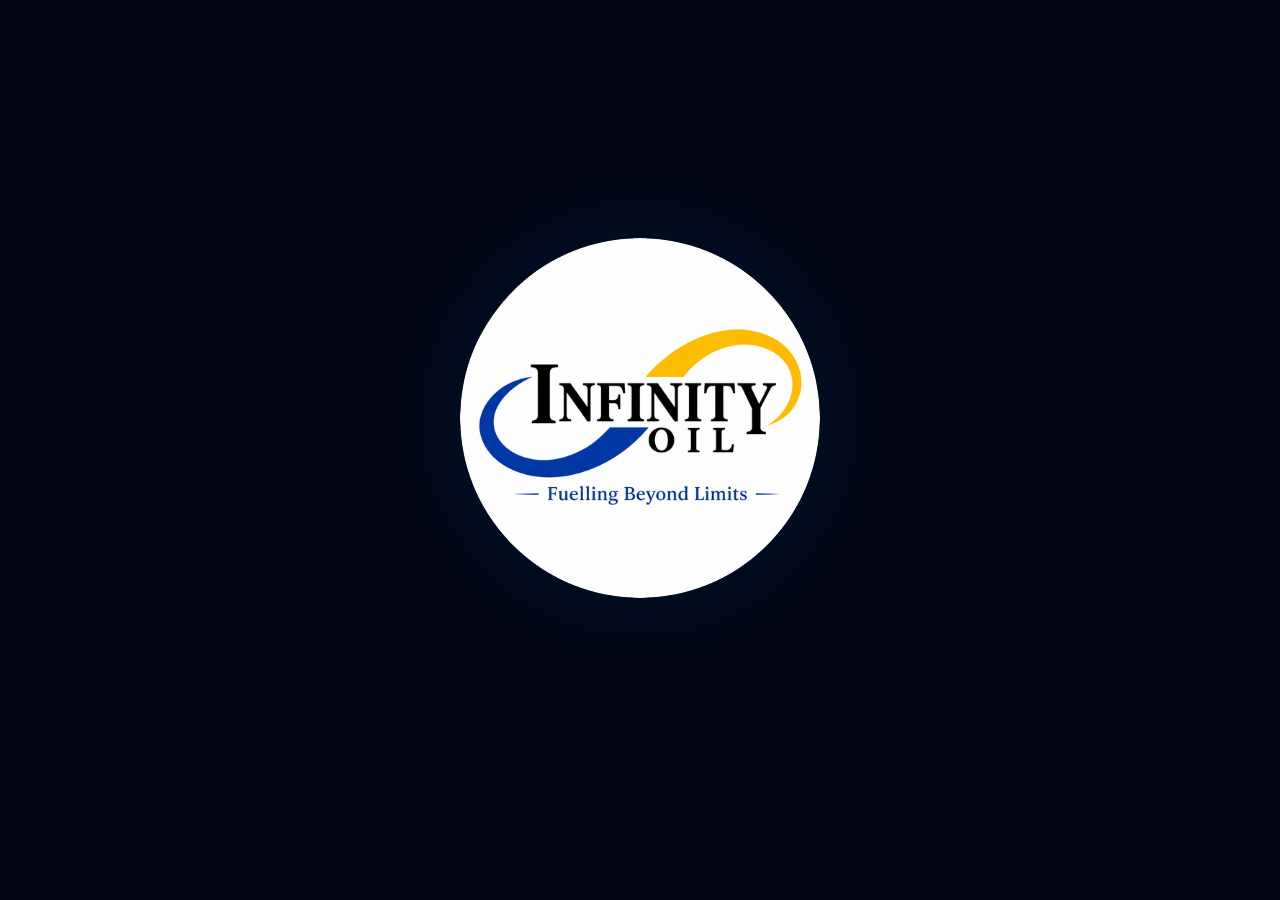
<file: infinity_oil_logo_intro.html>
<!DOCTYPE html>
<html lang="en">
<head>
<meta charset="UTF-8" />
<meta name="viewport" content="width=device-width, initial-scale=1.0" />
<title>Infinity Oil — Brand Intro</title>
<style>
  :root{
    --brand-blue: #0038A4;
    --brand-gold: #FEBD02;
    --bg-navy-1: #0d2456;
    --bg-navy-2: #051029;
    --bg-navy-3: #020712;
  }

  *{box-sizing:border-box;}

  html,body{
    margin:0;
    height:100%;
    background:var(--bg-navy-3);
    overflow:hidden;
  }

  body{
    display:flex;
    align-items:center;
    justify-content:center;
    font-family: 'Segoe UI', system-ui, -apple-system, sans-serif;
  }

  .ambient-glow{
    position:fixed;
    inset:0;
    background:radial-gradient(circle at 50% 42%, var(--bg-navy-1) 0%, var(--bg-navy-2) 55%, var(--bg-navy-3) 100%);
    z-index:-1;
  }

  .scene{
    position:relative;
    display:flex;
    flex-direction:column;
    align-items:center;
    gap:30px;
    padding:20px;
  }

  .stage{
    position:relative;
    width:min(62vw, 360px);
    aspect-ratio:1/1;
  }

  .glow-ring{
    position:absolute;
    inset:-14%;
    border-radius:50%;
    background:radial-gradient(circle, rgba(254,189,2,0.20), rgba(0,56,164,0.16) 45%, transparent 72%);
    filter:blur(20px);
    opacity:0;
  }
  .stage.play .glow-ring{
    animation: glowIn 1.6s ease-out 0.9s forwards;
  }

  .trail{
    position:absolute;
    inset:0;
    width:100%;
    height:100%;
  }
  .trail path{
    fill:none;
    stroke-linecap:round;
    stroke-width:15;
    stroke-dasharray:100;
    stroke-dashoffset:100;
  }
  .trail-blue{
    stroke:var(--brand-blue);
    filter: drop-shadow(0 0 7px rgba(0,56,164,0.7));
  }
  .trail-gold{
    stroke:var(--brand-gold);
    filter: drop-shadow(0 0 7px rgba(254,189,2,0.7));
  }
  .stage.play .trail-gold{
    animation:
      drawPath 1.05s cubic-bezier(.65,0,.35,1) 0.15s forwards,
      fadeOutTrail 0.4s ease 1.25s forwards;
  }
  .stage.play .trail-blue{
    animation:
      drawPath 1.05s cubic-bezier(.65,0,.35,1) 0.32s forwards,
      fadeOutTrail 0.4s ease 1.25s forwards;
  }

  .logo-img{
    position:absolute;
    inset:0;
    width:100%;
    height:100%;
    border-radius:50%;
    opacity:0;
    transform:scale(0.86);
    display:block;
  }
  .stage.play .logo-img{
    animation: revealLogo 0.65s cubic-bezier(.34,1.56,.64,1) 1.35s forwards;
  }

  .shine{
    position:absolute;
    inset:0;
    border-radius:50%;
    overflow:hidden;
    pointer-events:none;
  }
  .shine::before{
    content:"";
    position:absolute;
    top:-30%;
    left:-60%;
    width:36%;
    height:160%;
    background:linear-gradient(75deg, transparent, rgba(255,255,255,0.55), transparent);
    transform:translateX(-40%);
    opacity:0;
  }
  .stage.play .shine::before{
    animation: shineSweep 0.95s ease 2.05s forwards;
  }

  .stage.play{
    animation: breathe 3.6s ease-in-out 2.7s infinite;
  }

  @keyframes glowIn{ to{ opacity:1; } }
  @keyframes drawPath{ to{ stroke-dashoffset:0; } }
  @keyframes fadeOutTrail{ to{ opacity:0; } }
  @keyframes revealLogo{ to{ opacity:1; transform:scale(1); } }
  @keyframes shineSweep{
    0%{ transform:translateX(-40%); opacity:0; }
    15%{ opacity:0.9; }
    100%{ transform:translateX(340%); opacity:0; }
  }
  @keyframes breathe{
    0%, 100%{ transform:scale(1); }
    50%{ transform:scale(1.015); }
  }

  .replay{
    opacity:0;
    pointer-events:none;
    background:transparent;
    border:1px solid rgba(255,255,255,0.28);
    color:rgba(255,255,255,0.85);
    font:600 11px/1 'Segoe UI', system-ui, sans-serif;
    letter-spacing:0.14em;
    text-transform:uppercase;
    padding:11px 24px;
    border-radius:999px;
    cursor:pointer;
    transition:border-color .25s ease, color .25s ease, opacity .4s ease;
  }
  .replay.show{
    opacity:1;
    pointer-events:auto;
  }
  .replay:hover{
    border-color:var(--brand-gold);
    color:var(--brand-gold);
  }
  .replay:focus-visible{
    outline:2px solid var(--brand-gold);
    outline-offset:3px;
  }

  @media (prefers-reduced-motion: reduce){
    .trail, .shine, .glow-ring{ display:none; }
    .logo-img{ opacity:1; transform:scale(1); animation:none; }
    .stage.play{ animation:none; }
  }
</style>
</head>
<body>

  <div class="ambient-glow"></div>

  <div class="scene">
    <div class="stage play" id="stage">
      <div class="glow-ring"></div>

      <svg class="trail" viewBox="0 0 500 500" xmlns="http://www.w3.org/2000/svg">
        <path class="trail-blue" pathLength="100"
          d="M 258,232 C 150,182 55,222 62,285 C 68,344 178,352 250,300 C 262,291 270,281 278,270" />
        <path class="trail-gold" pathLength="100"
          d="M 242,268 C 350,318 445,278 438,215 C 432,156 322,148 250,200 C 238,209 230,219 222,230" />
      </svg>

      <img class="logo-img" src="[data-uri]" alt="Infinity Oil Company Limited logo" />

      <div class="shine"></div>
    </div>

    <button class="replay" id="replay" type="button" aria-label="Replay animation">Replay</button>
  </div>

<script>
  const stage = document.getElementById('stage');
  const replay = document.getElementById('replay');
  const reduced = window.matchMedia('(prefers-reduced-motion: reduce)').matches;
  const REVEAL_DELAY = reduced ? 200 : 3000;
  let timer = null;

  function armReplay(){
    replay.classList.remove('show');
    clearTimeout(timer);
    timer = setTimeout(() => replay.classList.add('show'), REVEAL_DELAY);
  }

  replay.addEventListener('click', () => {
    stage.classList.remove('play');
    replay.classList.remove('show');
    void stage.offsetWidth; // force reflow to restart CSS animations
    requestAnimationFrame(() => {
      stage.classList.add('play');
      armReplay();
    });
  });

  armReplay();
</script>

</body>
</html>
</file>
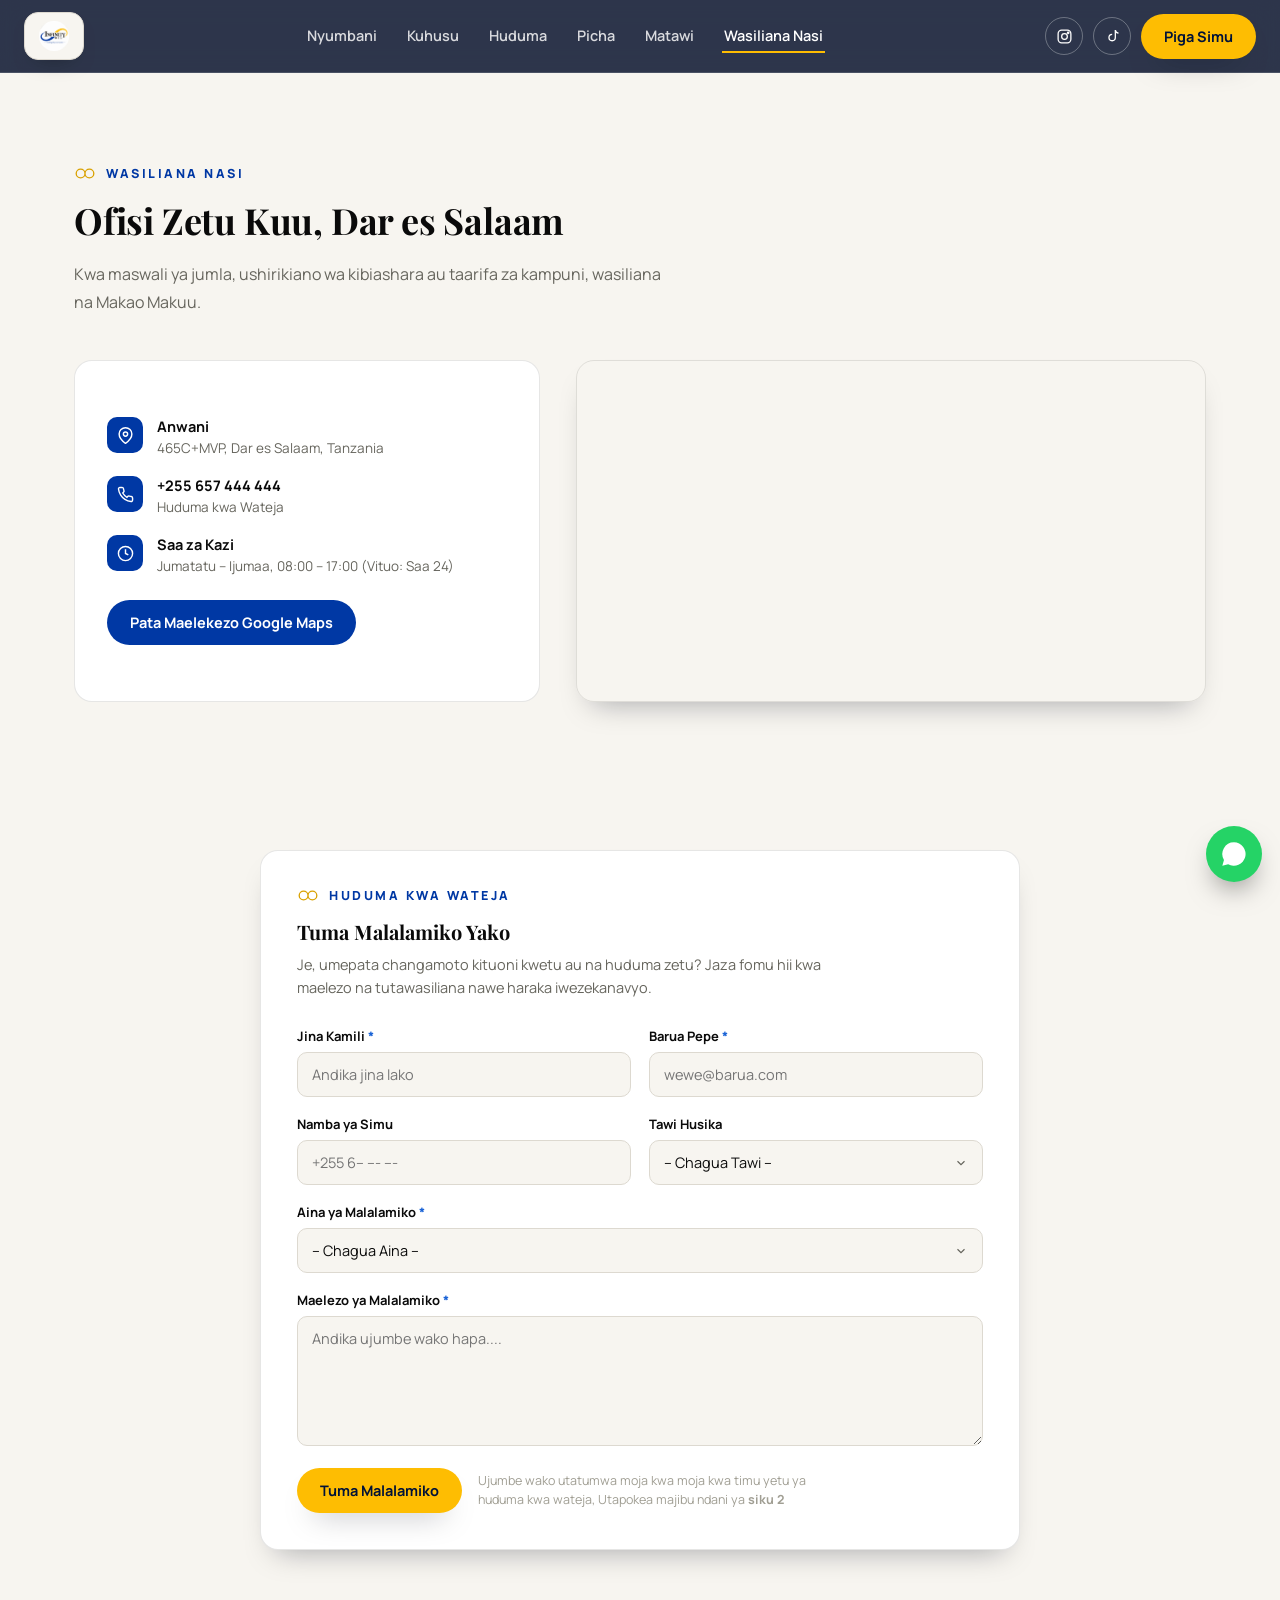
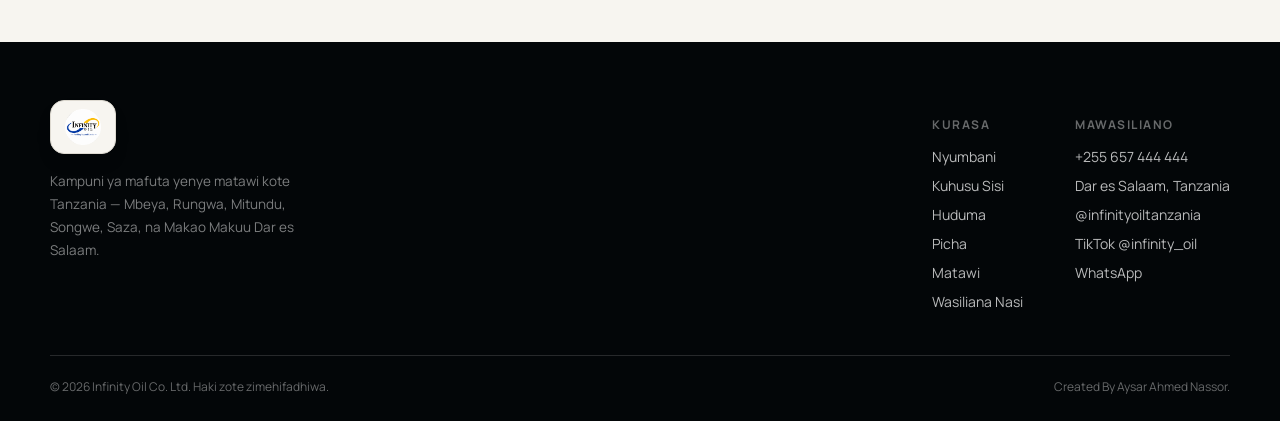
<file: wasiliana.html>
<!DOCTYPE html>
<html lang="sw">
<head>
<meta charset="UTF-8">
<meta http-equiv="Content-Security-Policy" content="upgrade-insecure-requests">
<meta name="viewport" content="width=device-width, initial-scale=1.0">
<title>Wasiliana Nasi | Infinity Oil Co. Ltd</title>
<meta name="description" content="Wasiliana na Infinity Oil Co. Ltd — Makao Makuu Dar es Salaam. Piga simu, tuma ujumbe WhatsApp au jaza fomu ya malalamiko.">
<link rel="canonical" href="https://infinityoilgroup.co.tz/wasiliana.html">

<!-- Open Graph / social share preview -->
<meta property="og:type" content="website">
<meta property="og:url" content="https://infinityoilgroup.co.tz/wasiliana.html">
<meta property="og:site_name" content="Infinity Oil Co. Ltd">
<meta property="og:title" content="Wasiliana Nasi | Infinity Oil Co. Ltd">
<meta property="og:description" content="Wasiliana na Infinity Oil Co. Ltd — Makao Makuu Dar es Salaam. Piga simu, tuma ujumbe WhatsApp au jaza fomu ya malalamiko.">
<meta property="og:image" content="https://infinityoilgroup.co.tz/infinitylogo.png">
<meta name="twitter:card" content="summary_large_image">

<link rel="icon" href="infinitylogo.png" type="image/png">
<link rel="apple-touch-icon" href="infinitylogo.png">

<link rel="preconnect" href="https://fonts.googleapis.com">
<link rel="preconnect" href="https://fonts.gstatic.com" crossorigin>
<link href="https://fonts.googleapis.com/css2?family=Playfair+Display:ital,wght@0,500;0,600;0,700;0,800;1,500&family=Manrope:wght@400;500;600;700;800&display=swap" rel="stylesheet">
<link rel="stylesheet" href="assets/css/style.css">
<link rel="stylesheet" href="assets/css/extras.css">
</head>
<body>
<a class="skip-link" href="#content">Rukia kwenye maudhui</a>

<header class="site-header" id="siteHeader">
  <a href="index.html" aria-label="Infinity Oil - Nyumbani" class="logo-plate sm">
    <div class="logo-mark">
      <img src="infinitylogo.png" alt="Infinity Oil Co. Ltd">
    </div>
  </a>
  <nav class="main-nav" aria-label="Menyu kuu">
    <a href="index.html" data-nav="index">Nyumbani</a>
    <a href="kuhusu.html" data-nav="kuhusu">Kuhusu</a>
    <a href="huduma.html" data-nav="huduma">Huduma</a>
    <a href="picha.html" data-nav="picha">Picha</a>
    <a href="matawi.html" data-nav="matawi">Matawi</a>
    <a href="wasiliana.html" data-nav="wasiliana">Wasiliana Nasi</a>
  </nav>

  <div class="header-actions">
    <a class="icon-btn" href="https://www.instagram.com/infinityoiltanzania/" target="_blank" rel="noopener" aria-label="Fuatilia Instagram">
      <svg viewBox="0 0 24 24" stroke-width="1.8"><rect x="3" y="3" width="18" height="18" rx="5"/><circle cx="12" cy="12" r="4"/><circle cx="17.2" cy="6.8" r="1"/></svg>
    </a>
    <a class="icon-btn" href="https://www.tiktok.com/@infinity_oil" target="_blank" rel="noopener" aria-label="Fuatilia TikTok">
      <svg viewBox="0 0 24 24" stroke-width="1.8"><path d="M16 3v10.5a4.5 4.5 0 1 1-4.5-4.5"/><path d="M16 3c.4 2.4 2 4 4.5 4.2"/></svg>
    </a>
    <a class="btn btn-primary" href="tel:+255657444444">Piga Simu</a>
    <button class="nav-toggle" id="navToggle" aria-label="Fungua menyu" aria-expanded="false">
      <svg width="18" height="18" viewBox="0 0 24 24" fill="none" stroke="currentColor" stroke-width="2"><line x1="3" y1="6" x2="21" y2="6"/><line x1="3" y1="12" x2="21" y2="12"/><line x1="3" y1="18" x2="21" y2="18"/></svg>
    </button>
  </div>
</header>


<div class="mobile-nav" id="mobileNav">
  <button class="close-btn" id="navClose" aria-label="Funga menyu">✕</button>
  <a href="index.html" data-nav="index">Nyumbani</a>
  <a href="kuhusu.html" data-nav="kuhusu">Kuhusu</a>
  <a href="huduma.html" data-nav="huduma">Huduma</a>
  <a href="picha.html" data-nav="picha">Picha</a>
  <a href="matawi.html" data-nav="matawi">Matawi</a>
  <a href="wasiliana.html" data-nav="wasiliana">Wasiliana Nasi</a>
  <div class="ex-msoc"><a href="https://www.instagram.com/infinityoiltanzania/" target="_blank" rel="noopener">Instagram</a><a href="https://www.tiktok.com/@infinity_oil" target="_blank" rel="noopener">TikTok</a></div>
  <a class="btn btn-primary" href="tel:+255657444444">Piga Simu Sasa</a>
</div>

<a class="wa-fab" href="https://wa.me/255657444444?text=Habari%20Infinity%20Oil%2C%20naomba%20taarifa..." target="_blank" rel="noopener" aria-label="Wasiliana WhatsApp">
  <svg viewBox="0 0 24 24">
    <path d="M17.5 14.4c-.3-.1-1.7-.9-2-1s-.5-.1-.7.1-.8 1-.9 1.2-.3.2-.6.1a7.6 7.6 0 0 1-2.2-1.4 8.6 8.6 0 0 1-1.6-2c-.2-.3 0-.5.1-.6l.4-.5.2-.4a.5.5 0 0 0 0-.5c-.1-.1-.7-1.6-.9-2.2s-.5-.5-.7-.5h-.6a1.1 1.1 0 0 0-.8.4 3.4 3.4 0 0 0-1 2.5 6 6 0 0 0 1.3 3.1 13.6 13.6 0 0 0 5.2 4.6c.7.3 1.3.5 1.7.6a4.1 4.1 0 0 0 1.9.1 3.1 3.1 0 0 0 2-1.4 2.5 2.5 0 0 0 .2-1.4c-.1-.1-.3-.2-.6-.3z"/><path d="M12 2a10 10 0 0 0-8.6 15.1L2 22l5-1.3A10 10 0 1 0 12 2z"/></svg>
</a>

<main id="content">

  <section class="section" id="wasiliana">
    <div class="container">
      <div class="reveal">
        <div class="kicker"><svg class="infi" width="22" height="11" viewBox="0 0 200 100"><path d="M100,50 C100,72 82,90 60,90 C38,90 20,72 20,50 C20,28 38,10 60,10 C82,10 100,28 100,50 C100,72 118,90 140,90 C162,90 180,72 180,50 C180,28 162,10 140,10 C118,10 100,28 100,50 Z" fill="none" stroke-width="12"/></svg>Wasiliana Nasi</div>
        <h2>Ofisi Zetu Kuu, Dar es Salaam</h2>
        <p class="desc">Kwa maswali ya jumla, ushirikiano wa kibiashara au taarifa za kampuni, wasiliana na Makao Makuu.</p>
      </div>
      
      
      <div class="contact-grid">
        <div class="hq-card reveal">
          <div class="loc-row">
            <div class="loc-ico"><svg viewBox="0 0 24 24" stroke-width="2"><path d="M21 10c0 7-9 13-9 13s-9-6-9-13a9 9 0 0 1 18 0z"/><circle cx="12" cy="10" r="3"/></svg></div>
            <div>
              <b>Anwani</b>
              <span>465C+MVP, Dar es Salaam, Tanzania</span>
            </div>
          </div>


          <div class="loc-row">
            <div class="loc-ico"><svg viewBox="0 0 24 24" stroke-width="2"><path d="M22 16.92v3a2 2 0 0 1-2.18 2 19.79 19.79 0 0 1-8.63-3.07 19.5 19.5 0 0 1-6-6 19.79 19.79 0 0 1-3.07-8.67A2 2 0 0 1 4.11 2h3a2 2 0 0 1 2 1.72c.127.96.361 1.903.7 2.81a2 2 0 0 1-.45 2.11L8.09 9.91a16 16 0 0 0 6 6l1.27-1.27a2 2 0 0 1 2.11-.45c.907.339 1.85.573 2.81.7A2 2 0 0 1 22 16.92z"/>
            </svg>
          </div>
            <div>
              <b>+255 657 444 444</b>
              <span>Huduma kwa Wateja</span>
            </div>
          </div>



          <div class="loc-row">
            <div class="loc-ico"><svg viewBox="0 0 24 24" stroke-width="2"><circle cx="12" cy="12" r="10"/><polyline points="12 6 12 12 16 14"/></svg></div>
            <div><b>Saa za Kazi</b><span>Jumatatu &ndash; Ijumaa, 08:00 &ndash; 17:00 (Vituo: Saa 24)</span></div>
          </div>
          <a class="btn btn-dark" href="https://www.google.com/maps/dir/?api=1&destination=-6.8909542,39.2223602" target="_blank" rel="noopener">Pata Maelekezo Google Maps</a>
        </div>
        <div class="map-frame reveal">
          <iframe
          src="https://www.google.com/maps?q=-6.8909542,39.2223602&z=15&output=embed" loading="lazy" referrerpolicy="no-referrer-when-downgrade" title="Ramani ya Makao Makuu ya Infinity Oil">
        </iframe>
        </div>
      </div>
    </div>
  </section>

  <section class="section" id="malalamiko" style="padding-top:0;">
    <div class="container">
      <div class="complaint-wrap reveal">
        <div id="formSuccess" class="form-success">
          <svg viewBox="0 0 24 24" stroke-width="2" fill="none"><circle cx="12" cy="12" r="10"/><polyline points="8 12 11 15 16 9"/></svg>
          <div><b>Asante &mdash; Ujumbe Wako Umetumwa</b>Timu yetu itaupitia malalamiko yako na kuwasiliana nawe hivi karibuni.</div>
        </div>

        <div class="kicker"><svg class="infi" width="22" height="11" viewBox="0 0 200 100"><path d="M100,50 C100,72 82,90 60,90 C38,90 20,72 20,50 C20,28 38,10 60,10 C82,10 100,28 100,50 C100,72 118,90 140,90 C162,90 180,72 180,50 C180,28 162,10 140,10 C118,10 100,28 100,50 Z" fill="none" stroke-width="12"/></svg>Huduma kwa Wateja</div>
        <h3>Tuma Malalamiko Yako</h3>
        <p class="form-desc">Je, umepata changamoto kituoni kwetu au na huduma zetu? Jaza fomu hii kwa maelezo na tutawasiliana nawe haraka iwezekanavyo.</p>

        <form class="complaint-form" action="https://formsubmit.co/aysarnassor2026@gmail.com" method="POST">
          <input type="hidden" name="_subject" value="Malalamiko Mapya &mdash; Tovuti ya Infinity Oil">
          <input type="hidden" name="_template" value="table">
          <input type="hidden" name="_captcha" value="false">
          <input type="hidden" name="_next" value="wasiliana.html?sent=true#malalamiko">
          <input type="text" name="_honey" class="form-honey" tabindex="-1" autocomplete="off">

          <div class="form-grid">
            <div class="form-group">
              <label for="cf-name">Jina Kamili <span class="req">*</span></label>
              <input type="text" id="cf-name" name="Jina" placeholder="Andika jina lako" required autocomplete="name">
            </div>
            <div class="form-group">
              <label for="cf-email">Barua Pepe <span class="req">*</span></label>
              <input type="email" id="cf-email" name="email" placeholder="wewe@barua.com" required autocomplete="email">
            </div>
            <div class="form-group">
              <label for="cf-phone">Namba ya Simu</label>
              <input type="tel" id="cf-phone" name="Simu" placeholder="+255 6-- --- ---" autocomplete="tel">
            </div>
            <div class="form-group">
              <label for="cf-branch">Tawi Husika</label>
              <select id="cf-branch" name="Tawi">
                <option value="">-- Chagua Tawi --</option>
                <option value="Dar es Salaam (HQ)">Dar es Salaam - Buza (Makao Makuu)</option>
                <option value="Mbeya">Mbeya</option>
                <option value="Rungwa">Rungwa</option>
                <option value="Mitundu">Mitundu</option>
                <option value="Songwe">Songwe</option>
                <option value="Saza">Saza</option>
                <option value="Mafiat">Mafiat</option>
                <option value="Soweto">Soweto</option>
                <option value="Ilembo">Ilembo</option>
                <option value="Manyoni">Manyoni</option>
                <option value="Kahama">Kahama</option>
                <option value="Sijui / Nyingine">Sijui / Nyingine</option>
              </select>
            </div>
            <div class="form-group full">
              <label for="cf-type">Aina ya Malalamiko <span class="req">*</span></label>
              <select id="cf-type" name="Aina_ya_Malalamiko" required>
                <option value="">-- Chagua Aina --</option>
                <option value="Huduma kwa Wateja">Huduma kwa Wateja</option>
                <option value="Ubora wa Mafuta">Ubora wa Mafuta</option>
                <option value="Bei">Bei</option>
                <option value="Usafi wa Kituo">Usafi wa Kituo</option>
                <option value="Tabia ya Mfanyakazi">Tabia ya Mfanyakazi</option>
                <option value="Nyingine">Nyingine</option>
              </select>
            </div>


            <div class="form-group full">
              <label for="cf-message">Maelezo ya Malalamiko <span class="req">*</span></label>
              <textarea id="cf-message" name="Maelezo" placeholder="Andika ujumbe wako hapa...." required></textarea>
            </div>
            <p id="formError" class="form-error" role="alert" hidden style="grid-column:1/-1;margin:0;padding:12px 16px;border-radius:10px;background:#fdecea;color:#8a1f17;font-weight:600;font-size:14px;"></p>
            <div class="form-submit-row">
              <button type="submit" class="btn btn-primary">Tuma Malalamiko</button>
              <span class="form-note">Ujumbe wako utatumwa moja kwa moja kwa timu yetu ya huduma kwa wateja, Utapokea majibu ndani ya <strong>siku 2</strong></span>
            </div>
          </div>
        </form>
      </div>
    </div>
  </section>


</main>

<footer>
  <div class="footer-inner">
    <div class="footer-top">
      <div class="footer-brand">
        <div class="logo-plate md">
          <div class="logo-mark">
            <img src="infinitylogo.png" alt="Infinity Oil Co. Ltd">
          </div>
        </div>
        <p>Kampuni ya mafuta yenye matawi kote Tanzania — Mbeya, Rungwa, Mitundu, Songwe, Saza, na Makao Makuu Dar es Salaam.</p>
       
      </div>
      <div class="footer-cols">
        <div class="footer-col">
          <h4>Kurasa</h4>
          <a href="index.html">Nyumbani</a>
          <a href="kuhusu.html">Kuhusu Sisi</a>
          <a href="huduma.html">Huduma</a>
          <a href="picha.html">Picha</a>
          <a href="matawi.html">Matawi</a>
          <a href="wasiliana.html">Wasiliana Nasi</a>
        </div>
        <div class="footer-col">
          <h4>Mawasiliano</h4>
          <span>+255 657 444 444</span>
          <span>Dar es Salaam, Tanzania</span>
          <a href="https://www.instagram.com/infinityoiltanzania/" target="_blank" rel="noopener">@infinityoiltanzania</a>
          <a href="https://www.tiktok.com/@infinity_oil" target="_blank" rel="noopener">TikTok @infinity_oil</a>
          <a href="https://wa.me/255657444444" target="_blank" rel="noopener">WhatsApp</a>
        </div>
      </div>
    </div>
    <div class="footer-bottom">
      <span>&copy; 2026 Infinity Oil Co. Ltd. Haki zote zimehifadhiwa.</span>
      <span class="trademark">Created By Aysar Ahmed Nassor.</span>
    </div>
  </div>
</footer>

<script src="assets/js/main.js"></script>
<script src="assets/js/contact-form.js"></script>
</body>
</html>
</file>
<file: assets/css/style.css>
:root{
    --black:#0a0a0a;
    --pure-black:#000000;
    --navy:#0038a4;
    --navy-2:#1a63d6;
    --navy-deep:#001238;
    --gold:#febd02;
    --gold-2:#d9a100;
    --silver:#b7b7b2;
    --silver-2:#ddd9d0;
    --paper:#f7f5f0;
    --paper-2:#efece3;
    --white:#ffffff;
    --muted:#66655d;
    --muted-2:#a09e93;
    --line: rgba(10,10,8,0.1);
    --line-dark: rgba(255,255,255,0.14);
    --shadow-lg: 0 30px 60px -22px rgba(2,10,25,0.45);
    --shadow-md: 0 16px 30px -16px rgba(2,10,25,0.35);
    --radius: 18px;
    --container: 1180px;
  }
  *,*::before,*::after{ box-sizing:border-box; }
  html{ scroll-behavior:smooth; }
  @media (prefers-reduced-motion: reduce){
    html{ scroll-behavior:auto; }
    *,*::before,*::after{ animation-duration:0.001ms !important; animation-iteration-count:1 !important; transition-duration:0.001ms !important; scroll-behavior:auto !important; }
  }
  body{ margin:0; font-family:'Manrope',system-ui,sans-serif; color:var(--black); background:var(--paper); -webkit-font-smoothing:antialiased; }
  h1,h2,h3,.serif{ font-family:'Playfair Display',Georgia,serif; margin:0; }
  p{ margin:0; }
  img{ max-width:100%; display:block; }
  a{ color:inherit; text-decoration:none; }
  ul{ margin:0; padding:0; list-style:none; }
  .container{ width:100%; max-width:var(--container); margin:0 auto; padding:0 24px; }
  section{ position:relative; }

  .skip-link{ position:absolute; left:-999px; background:var(--black); color:#fff; padding:10px 16px; border-radius:8px; z-index:999; }
  .skip-link:focus{ left:16px; top:16px; }
  a:focus-visible, button:focus-visible{ outline:3px solid var(--navy-2); outline-offset:3px; border-radius:6px; }

 
  .logo-mark{
    display:flex; align-items:center; justify-content:center;
  }
  .logo-mark img{
    height:100%; width:auto; object-fit:contain; display:block;
  }
  .logo-plate{
    display:inline-flex; align-items:center; justify-content:center;
    background:var(--paper); border-radius:14px; border:1px solid var(--silver-2);
    box-shadow:0 10px 22px -12px rgba(0,0,0,0.35);
    padding:8px 14px;
  }
  .logo-plate.sm .logo-mark{ height:30px; }
  .logo-plate.lg{ padding:16px 26px; border-radius:18px; }
  .logo-plate.lg .logo-mark{ height:78px; }
  .logo-plate.md .logo-mark{ height:36px; }


  .infi{ display:inline-block; flex-shrink:0; }
  .kicker{
    display:flex; align-items:center; gap:10px;
    font-size:12.5px; font-weight:800; letter-spacing:2.5px; text-transform:uppercase; color:var(--navy);
    margin-bottom:14px;
  }
  .kicker svg{ stroke:var(--gold-2); }

  a:focus-visible, button:focus-visible, input:focus-visible{ outline:3px solid var(--navy-2); outline-offset:3px; }

  /* Header */
  .site-header{
    position:sticky; top:0; z-index:100;
    display:flex; align-items:center; justify-content:space-between; gap:16px;
    padding:12px 24px;
    background:rgba(0,12,38,0.82); backdrop-filter:blur(14px); -webkit-backdrop-filter:blur(14px);
    border-bottom:1px solid var(--line-dark);
    color:#fff; transition:padding .25s ease, background .25s ease;
  }
  .site-header.scrolled{ padding:7px 24px; background:rgba(0,12,38,0.97); }
  .main-nav{ display:flex; gap:26px; }
  .main-nav a{ font-size:14.5px; font-weight:600; color:rgba(255,255,255,0.82); padding:6px 2px; border-bottom:2px solid transparent; transition:color .2s, border-color .2s; }
  .main-nav a:hover{ color:#fff; border-color:var(--navy-2); }
  .header-actions{ display:flex; align-items:center; gap:10px; }
  .icon-btn{
    width:38px; height:38px; border-radius:50%; display:grid; place-items:center;
    border:1px solid rgba(255,255,255,0.3); color:#fff; transition:background .2s, transform .2s;
  }
  .icon-btn:hover{ background:rgba(255,255,255,0.1); transform:translateY(-2px); }
  .icon-btn svg{ width:17px; height:17px; stroke:currentColor; fill:none; }

  .btn{
    display:inline-flex; align-items:center; justify-content:center; gap:8px;
    font-family:'Manrope',sans-serif; font-weight:700; font-size:14.5px;
    padding:12px 22px; border-radius:999px; border:1px solid transparent;
    cursor:pointer; transition:transform .18s ease, box-shadow .18s ease, background .2s ease, color .2s ease;
    white-space:nowrap;
  }
  .btn:hover{ transform:translateY(-2px); }
  .btn-primary{ background:var(--gold); color:var(--navy-deep); box-shadow:var(--shadow-md); }
  .btn-primary:hover{ background:var(--gold-2); color:var(--navy-deep); }
  .btn-ghost{ background:transparent; color:#fff; border-color:rgba(255,255,255,0.35); }
  .btn-ghost:hover{ background:rgba(255,255,255,0.1); }
  .btn-dark{ background:var(--navy); color:#fff; }
  .btn-dark:hover{ background:var(--gold-2); color:var(--navy-deep); }
  .btn-outline{ background:transparent; color:var(--navy); border-color:var(--navy); }
  .btn-outline:hover{ background:var(--navy); color:#fff; }
  .btn-sm{ padding:9px 16px; font-size:13px; }

  .nav-toggle{ display:none; background:none; border:1px solid rgba(255,255,255,0.3); border-radius:10px; width:40px; height:40px; color:#fff; cursor:pointer; align-items:center; justify-content:center; }

  .mobile-nav{
    position:fixed; inset:0; background:rgba(3,6,12,0.98); z-index:200;
    display:flex; flex-direction:column; align-items:center; justify-content:center; gap:24px;
    transform:translateY(-100%); transition:transform .3s ease;
  }
  .mobile-nav.open{ transform:translateY(0); }
  .mobile-nav a{ color:#fff; font-size:21px; font-weight:600; font-family:'Playfair Display',serif; }
  .mobile-nav .close-btn{ position:absolute; top:18px; right:22px; background:none; border:1px solid rgba(255,255,255,0.3); color:#fff; width:42px; height:42px; border-radius:10px; }

  /* Hero */
  .hero{
    background: radial-gradient(120% 100% at 50% -10%, var(--navy-deep) 0%, #00163f 55%, #000c24 100%);
    color:#fff; padding:88px 24px 84px; overflow:hidden; text-align:center;
  }
  .hero-inner{ max-width:820px; margin:0 auto; position:relative; }
  .hero-infinity{
    position:absolute; left:50%; top:46%; transform:translate(-50%,-50%);
    width:min(900px, 150vw); opacity:0.16; pointer-events:none;
  }
  .hero-infinity path{ stroke-dasharray:900; stroke-dashoffset:900; animation:draw 2.6s ease forwards .3s; }
  @keyframes draw{ to{ stroke-dashoffset:0; } }
  .hero-top{ position:relative; display:flex; justify-content:center; margin-bottom:30px; }
  .eyebrow{ position:relative; display:inline-flex; align-items:center; gap:8px; font-size:12.5px; font-weight:700; letter-spacing:3px; text-transform:uppercase; color:var(--silver); margin-bottom:22px; }
  .hero h1{ position:relative; font-size:clamp(32px,5vw,54px); font-weight:700; line-height:1.14; letter-spacing:-0.3px; }
  .hero p.lead{ position:relative; margin:22px auto 0; font-size:17px; line-height:1.7; color:rgba(255,255,255,0.72); max-width:52ch; }
  .hero-tagline{ position:relative; margin-top:18px; font-size:13.5px; color:var(--muted-2); font-style:italic; }
  .hero-tagline b{ color:#fff; font-style:normal; font-weight:600; letter-spacing:0.5px; }
  .hero-ctas{ position:relative; display:flex; gap:14px; justify-content:center; margin-top:34px; flex-wrap:wrap; }
  .hero-stats{ position:relative; display:flex; gap:0; justify-content:center; margin-top:52px; flex-wrap:wrap; }
  .hero-stat{ padding:0 28px; border-left:1px solid var(--line-dark); }
  .hero-stat:first-child{ border-left:none; }
  .hero-stat b{ display:block; font-family:'Playfair Display',serif; font-size:24px; color:var(--gold); }
  .hero-stat span{ font-size:11.5px; letter-spacing:1.5px; color:var(--muted-2); text-transform:uppercase; }

  /* Anthem / audio player */
  .anthem{
    background: radial-gradient(120% 140% at 50% 0%, var(--navy-deep) 0%, #00163f 60%, #000c24 100%);
    color:#fff; overflow:hidden; text-align:center;
  }
  .anthem-infinity{ position:absolute; left:50%; top:8%; transform:translateX(-50%); width:min(760px,140vw); opacity:0.07; pointer-events:none; }
  .anthem-inner{ max-width:var(--container); margin:0 auto; position:relative; }
  .anthem-copy{ max-width:600px; margin:0 auto 44px; }
  .anthem-copy .kicker{ justify-content:center; color:var(--silver); }
  .anthem-copy .kicker svg{ stroke:var(--silver); }
  .anthem h2{ color:#fff; }
  .anthem .desc{ color:rgba(255,255,255,0.66); margin:16px auto 0; }

  .player-card{ position:relative; max-width:600px; margin:0 auto; background:rgba(255,255,255,0.045); border:1px solid rgba(255,255,255,0.13); backdrop-filter:blur(18px); -webkit-backdrop-filter:blur(18px); border-radius:22px; padding:30px; box-shadow:var(--shadow-lg); text-align:left; }
  .player-top{ display:flex; align-items:center; gap:18px; margin-bottom:24px; }
  .play-btn{ position:relative; width:60px; height:60px; border-radius:50%; background:var(--navy); border:none; display:grid; place-items:center; cursor:pointer; flex-shrink:0; color:#fff; transition:transform .18s ease, background .2s ease; }
  .play-btn:hover{ transform:scale(1.06); background:var(--navy-2); }
  .play-btn svg{ width:20px; height:20px; }
  .play-btn .icon-pause{ display:none; }
  .play-btn.playing .icon-play{ display:none; }
  .play-btn.playing .icon-pause{ display:block; }
  .play-btn.playing{ animation:pulseRing 2.2s ease-out infinite; }
  @keyframes pulseRing{ 0%{ box-shadow:0 0 0 0 rgba(14,91,196,0.55);} 70%{ box-shadow:0 0 0 15px rgba(14,91,196,0);} 100%{ box-shadow:0 0 0 0 rgba(14,91,196,0);} }
  .player-meta{ flex:1; min-width:0; }
  .player-meta b{ display:block; font-size:15px; font-weight:700; }
  .player-meta span{ font-size:12.5px; color:var(--muted-2); }
  .player-viz{ flex-shrink:0; width:110px; height:38px; display:block; }

  .player-progress-row{ display:flex; align-items:center; gap:12px; }
  .time-current,.time-total{ font-size:11px; color:var(--muted-2); font-variant-numeric:tabular-nums; width:32px; flex-shrink:0; }
  .time-total{ text-align:right; }
  .progress-track{ position:relative; flex:1; height:14px; display:flex; align-items:center; cursor:pointer; touch-action:none; }
  .progress-track::before{ content:''; position:absolute; left:0; right:0; height:5px; background:rgba(255,255,255,0.15); border-radius:999px; }
  .progress-fill{ position:absolute; left:0; height:5px; background:var(--navy-2); border-radius:999px; width:0%; pointer-events:none; }
  .progress-handle{ position:absolute; top:50%; width:12px; height:12px; border-radius:50%; background:#fff; transform:translate(-50%,-50%); left:0%; box-shadow:0 2px 6px rgba(0,0,0,0.45); pointer-events:none; }

  .player-bottom{ display:flex; align-items:center; justify-content:space-between; gap:16px; flex-wrap:wrap; margin-top:22px; }
  .volume-row{ display:flex; align-items:center; gap:9px; }
  .volume-row svg{ width:15px; height:15px; stroke:var(--muted-2); fill:none; flex-shrink:0; }
  .volume-row input[type=range]{ width:86px; accent-color:var(--navy-2); }

  /* Floating mini player */
  .mini-player{
    position:fixed; right:18px; bottom:18px; z-index:150;
    display:flex; align-items:center; gap:12px;
    background:rgba(0,12,38,0.96); backdrop-filter:blur(16px); -webkit-backdrop-filter:blur(16px);
    border:1px solid rgba(255,255,255,0.15); border-radius:999px; padding:7px 14px 7px 7px;
    box-shadow:var(--shadow-lg); max-width:280px;
    transform:translateY(140%); opacity:0; pointer-events:none;
    transition:transform .35s ease, opacity .35s ease;
  }
  .mini-player.show{ transform:translateY(0); opacity:1; pointer-events:auto; }
  .mini-play-btn{ width:36px; height:36px; border-radius:50%; background:var(--navy); border:none; display:grid; place-items:center; color:#fff; cursor:pointer; flex-shrink:0; }
  .mini-play-btn svg{ width:13px; height:13px; }
  .mini-play-btn .icon-pause{ display:none; }
  .mini-play-btn.playing .icon-play{ display:none; }
  .mini-play-btn.playing .icon-pause{ display:block; }
  .mini-info{ display:flex; flex-direction:column; gap:5px; min-width:0; flex:1; }
  .mini-title{ font-size:12px; font-weight:700; color:#fff; white-space:nowrap; overflow:hidden; text-overflow:ellipsis; }
  .mini-progress-track{ position:relative; height:8px; display:flex; align-items:center; cursor:pointer; }
  .mini-progress-track::before{ content:''; position:absolute; left:0; right:0; height:3px; background:rgba(255,255,255,0.18); border-radius:999px; }
  .mini-progress-fill{ position:absolute; left:0; height:3px; background:var(--navy-2); border-radius:999px; width:0%; pointer-events:none; }
  .mini-close-btn{ width:24px; height:24px; border-radius:50%; background:transparent; border:1px solid rgba(255,255,255,0.28); color:rgba(255,255,255,0.72); display:grid; place-items:center; cursor:pointer; flex-shrink:0; font-size:11px; line-height:1; }
  .mini-close-btn:hover{ background:rgba(255,255,255,0.12); color:#fff; }

  /* Sections */
  .section{ padding:92px 24px; }
  .section h2{ font-size:clamp(25px,3.1vw,36px); font-weight:700; letter-spacing:-0.2px; max-width:22ch; }
  .section p.desc{ color:var(--muted); font-size:16px; line-height:1.75; margin-top:16px; max-width:60ch; }
  .reveal{ opacity:0; transform:translateY(20px); transition:opacity .7s ease, transform .7s ease; }
  .reveal.in{ opacity:1; transform:translateY(0); }

  /* About */
  .about-grid{ max-width:var(--container); margin:0 auto; display:grid; grid-template-columns:1.15fr 0.85fr; gap:56px; align-items:start; }
  .about-copy p{ color:var(--muted); font-size:16px; line-height:1.8; margin-top:16px; }
  .value-row{ display:flex; gap:28px; margin-top:30px; flex-wrap:wrap; }
  .value-item{ display:flex; align-items:center; gap:10px; }
  .value-item .infi-sm{ flex-shrink:0; }
  .value-item span{ font-size:14px; font-weight:700; }
  .fact-card{ background:linear-gradient(160deg, var(--navy-deep), #001838); color:#fff; border-radius:var(--radius); padding:30px; box-shadow:var(--shadow-lg); }
  .fact-card h3{ font-family:'Manrope',sans-serif; font-size:13px; letter-spacing:1.5px; text-transform:uppercase; color:var(--muted-2); font-weight:700; margin-bottom:20px; }
  .fact-row{ display:flex; gap:14px; padding:14px 0; border-top:1px solid var(--line-dark); align-items:flex-start; }
  .fact-row:first-of-type{ border-top:none; }
  .fact-ico{ width:34px; height:34px; border-radius:10px; background:var(--gold); display:grid; place-items:center; flex-shrink:0; }
  .fact-ico svg{ width:16px; height:16px; stroke:var(--navy-deep); fill:none; }
  .fact-row b{ display:block; font-size:14.5px; }
  .fact-row span{ font-size:13.5px; color:var(--muted-2); }

  /* Services */
  .services{ background:var(--paper-2); }
  .service-grid{ max-width:var(--container); margin:44px auto 0; display:grid; grid-template-columns:repeat(3,1fr); gap:22px; }
  .service-card{ background:var(--white); border-radius:var(--radius); padding:28px; border:1px solid var(--line); transition:transform .25s ease, box-shadow .25s ease; }
  .service-card:hover{ transform:translateY(-6px); box-shadow:var(--shadow-md); }
  .service-ico{ width:46px; height:46px; border-radius:12px; background:var(--navy); display:grid; place-items:center; margin-bottom:18px; transition:background .25s ease; }
  .service-card:hover .service-ico{ background:var(--gold-2); }
  .service-ico svg{ width:22px; height:22px; fill:none; stroke:#fff; stroke-width:1.6; }
  .service-card h3{ font-size:17.5px; font-weight:700; }
  .service-card p{ margin-top:8px; font-size:14.5px; color:var(--muted); line-height:1.6; }

  /* Gallery */
  .gallery-group{ margin-top:48px; }
  .gallery-group:first-child{ margin-top:44px; }
  .gallery-heading{ display:flex; align-items:baseline; justify-content:space-between; gap:16px; flex-wrap:wrap; margin-bottom:20px; }
  .gallery-heading h3{ font-family:'Playfair Display',serif; font-size:20px; font-weight:700; }
  .gallery-heading span{ font-size:13.5px; color:var(--muted); }
  .gallery-grid{ display:grid; grid-template-columns:repeat(3,1fr); gap:20px; }
  .gallery-grid.two-col{ grid-template-columns:repeat(2,1fr); }
  .gallery-grid.one-col{ grid-template-columns:1fr; }
  .gallery-card{ background:var(--white); border-radius:var(--radius); overflow:hidden; border:1px solid var(--line); box-shadow:var(--shadow-md); transition:transform .25s ease, box-shadow .25s ease; }
  .gallery-card:hover{ transform:translateY(-6px); }
  .gallery-card img{ width:100%; height:270px; object-fit:cover; display:block; }
  .gallery-card.wide img{ height:380px; }
  .gallery-caption{ padding:14px 18px 18px; }
  .gallery-caption b{ display:block; font-size:14.5px; font-weight:700; }
  .gallery-caption span{ display:block; font-size:13px; color:var(--muted); margin-top:4px; line-height:1.5; }

  /* Branches */
  .branch-grid{ max-width:var(--container); margin:44px auto 0; display:grid; grid-template-columns:repeat(3,1fr); gap:20px; }
  .branch-card{ background:var(--white); border:1px solid var(--line); border-radius:var(--radius); padding:26px; display:flex; flex-direction:column; gap:14px; }
  .branch-card.hq{ border-color:var(--navy); background:linear-gradient(180deg, rgba(2,52,130,0.05), rgba(2,52,130,0)); }
  .branch-tag{ display:inline-flex; align-self:flex-start; align-items:center; gap:6px; font-size:11px; font-weight:800; letter-spacing:1.2px; text-transform:uppercase; padding:5px 11px; border-radius:999px; background:var(--paper-2); color:var(--muted); }
  .branch-card.hq .branch-tag{ background:var(--navy); color:#fff; }
  .branch-card h3{ font-size:19px; font-weight:700; }
  .branch-meta{ display:flex; gap:10px; align-items:flex-start; font-size:13.5px; color:var(--muted); line-height:1.5; }
  .branch-meta svg{ width:15px; height:15px; stroke:var(--navy); fill:none; flex-shrink:0; margin-top:2px; }
  .branch-actions{ display:flex; gap:10px; margin-top:auto; padding-top:6px; flex-wrap:wrap; }
  .branch-actions .btn:only-child{ flex:1; justify-content:center; }

  /* Social band */
  .social-band{ background:linear-gradient(160deg, var(--navy-deep), #001838); color:#fff; }
  .social-inner{ max-width:var(--container); margin:0 auto; display:flex; align-items:center; justify-content:space-between; gap:26px; flex-wrap:wrap; padding:52px 24px; }
  .social-text .kicker{ color:var(--silver); }
  .social-text .kicker svg{ stroke:var(--silver); }
  .social-text h2{ color:#fff; font-size:clamp(22px,2.6vw,30px); }
  .social-text p{ color:var(--muted-2); margin-top:10px; font-size:15px; }
  .social-handle{ font-weight:700; color:#fff; }

  /* Contact / HQ map */
  .contact-grid{ max-width:var(--container); margin:44px auto 0; display:grid; grid-template-columns:0.85fr 1.15fr; gap:36px; align-items:stretch; }
  .hq-card{ background:var(--white); border-radius:var(--radius); border:1px solid var(--line); padding:32px; display:flex; flex-direction:column; gap:18px; justify-content:center; }
  .loc-row{ display:flex; gap:14px; align-items:flex-start; }
  .loc-ico{ width:36px; height:36px; border-radius:10px; background:var(--navy); display:grid; place-items:center; flex-shrink:0; }
  .loc-ico svg{ width:17px; height:17px; stroke:#fff; fill:none; }
  .loc-row b{ display:block; font-size:14.5px; }
  .loc-row span{ font-size:13.5px; color:var(--muted); }
  .hq-card .btn{ align-self:flex-start; margin-top:6px; }
  .map-frame{ border-radius:var(--radius); overflow:hidden; border:1px solid var(--line); box-shadow:var(--shadow-md); min-height:340px; }
  .map-frame iframe{ width:100%; height:100%; min-height:340px; border:0; display:block; }

  /* Footer */
  footer{ background:#030608; color:rgba(255,255,255,0.68); padding:58px 24px 26px; }
  .footer-inner{ max-width:var(--container); margin:0 auto; }
  .footer-top{ display:flex; justify-content:space-between; gap:40px; flex-wrap:wrap; padding-bottom:34px; border-bottom:1px solid var(--line-dark); }
  .footer-brand p{ font-size:13.5px; max-width:36ch; line-height:1.7; color:rgba(255,255,255,0.48); margin-top:16px; }
  .footer-cols{ display:flex; gap:52px; flex-wrap:wrap; }
  .footer-col h4{ font-size:12px; letter-spacing:1.5px; text-transform:uppercase; color:rgba(255,255,255,0.4); margin-bottom:14px; font-weight:700; }
  .footer-col a, .footer-col span{ display:block; font-size:14px; margin-bottom:10px; color:rgba(255,255,255,0.72); }
  .footer-col a:hover{ color:var(--navy-2); }
  .footer-bottom{ display:flex; justify-content:space-between; gap:16px; flex-wrap:wrap; padding-top:22px; font-size:12px; color:rgba(255,255,255,0.4); }
  .footer-bottom .trademark{ max-width:64ch; }

  @media (max-width:980px){
    .main-nav{ display:none; }
    .header-actions .btn-ghost{ display:none; }
    .nav-toggle{ display:grid; }
    .about-grid{ grid-template-columns:1fr; }
    .service-grid{ grid-template-columns:repeat(2,1fr); }
    .branch-grid{ grid-template-columns:repeat(2,1fr); }
    .contact-grid{ grid-template-columns:1fr; }
    .social-inner{ flex-direction:column; align-items:flex-start; text-align:left; }
    .gallery-grid, .gallery-grid.two-col{ grid-template-columns:repeat(2,1fr); }
  }
  @media (max-width:560px){
    .service-grid{ grid-template-columns:1fr; }
    .branch-grid{ grid-template-columns:1fr; }
    .gallery-grid, .gallery-grid.two-col{ grid-template-columns:1fr; }
    .gallery-card img{ height:220px; }
    .hero{ padding:72px 20px 60px; }
    .section{ padding:68px 20px; }
    .hero-ctas{ flex-direction:column; }
    .hero-ctas .btn{ width:100%; }
    .hero-stats{ flex-direction:column; gap:14px; }
    .hero-stat{ border-left:none; padding:0; }
    .player-card{ padding:22px; }
    .player-viz{ display:none; }
    .mini-player{ right:12px; bottom:12px; left:12px; max-width:none; }
  }

  /* Active nav state (multi-page) */
  .main-nav a.active{ color:#fff; border-color:var(--gold); }
  .mobile-nav a.active{ color:var(--gold); }

  /* Complaint form */
  .complaint-wrap{ max-width:760px; margin:56px auto 0; background:var(--white); border:1px solid var(--line); border-radius:var(--radius); padding:36px; box-shadow:var(--shadow-md); }
  .complaint-wrap h3{ font-size:20px; font-weight:700; }
  .complaint-wrap > p.form-desc{ color:var(--muted); font-size:14.5px; margin-top:8px; line-height:1.6; max-width:60ch; }
  .form-success{ display:none; align-items:flex-start; gap:12px; background:#eaf6ec; border:1px solid #bfe2c4; color:#1f6b31; padding:16px 18px; border-radius:12px; font-size:14px; line-height:1.55; margin-bottom:26px; }
  .form-success.show{ display:flex; }
  .form-success svg{ width:19px; height:19px; stroke:#1f6b31; flex-shrink:0; margin-top:1px; }
  .form-success b{ display:block; font-size:14.5px; margin-bottom:2px; }
  .form-grid{ display:grid; grid-template-columns:1fr 1fr; gap:18px; margin-top:28px; }
  .form-group{ display:flex; flex-direction:column; gap:7px; }
  .form-group.full{ grid-column:1 / -1; }
  .form-group label{ font-size:13px; font-weight:700; color:var(--black); }
  .form-group .req{ color:var(--navy-2); font-weight:800; }
  .form-group input, .form-group select, .form-group textarea{
    font-family:'Manrope',sans-serif; font-size:14.5px; padding:12px 14px; border-radius:10px;
    border:1px solid var(--silver-2); background:var(--paper); color:var(--black);
    transition:border-color .2s ease, box-shadow .2s ease; width:100%;
  }
  .form-group select{ appearance:none; background-image:url("data:image/svg+xml,%3Csvg xmlns='http://www.w3.org/2000/svg' width='14' height='14' viewBox='0 0 24 24' fill='none' stroke='%2366655d' stroke-width='2'%3E%3Cpolyline points='6 9 12 15 18 9'/%3E%3C/svg%3E"); background-repeat:no-repeat; background-position:right 14px center; padding-right:36px; }
  .form-group input:focus, .form-group select:focus, .form-group textarea:focus{
    outline:none; border-color:var(--navy-2); box-shadow:0 0 0 3px rgba(26,99,214,0.15);
  }
  .form-group textarea{ resize:vertical; min-height:130px; }
  .form-honey{ position:absolute; left:-9999px; width:1px; height:1px; opacity:0; overflow:hidden; }
  .form-submit-row{ grid-column:1/-1; display:flex; align-items:center; gap:16px; margin-top:4px; flex-wrap:wrap; }
  .form-note{ font-size:12.5px; color:var(--muted-2); line-height:1.5; max-width:44ch; }

  @media (max-width:640px){
    .form-grid{ grid-template-columns:1fr; }
    .complaint-wrap{ padding:26px; }
  }

  /* 
     ADDITIONS — trust bar, testimonials, intro splash, WhatsApp FAB,
     gallery lightbox, license cards, placeholder/needs-info badges.
     Added during the pre-launch polish pass — see TODO-KABLA-YA-KUZINDUA.md
   */

  /* Trust / credentials bar */
  .trust-bar{ background:var(--navy-deep); color:#fff; padding:22px 24px; }
  .trust-inner{ max-width:var(--container); margin:0 auto; display:flex; align-items:center; justify-content:center; gap:36px; flex-wrap:wrap; }
  .trust-item{ display:flex; align-items:center; gap:10px; font-size:13px; font-weight:600; color:rgba(255,255,255,0.82); }
  .trust-item svg{ width:18px; height:18px; stroke:var(--gold); fill:none; flex-shrink:0; }
  .trust-item .fill-only{ fill:var(--gold); stroke:none; }

  /* Testimonials */
  .testimonials{ background:var(--paper); }
  .testi-grid{ max-width:var(--container); margin:44px auto 0; display:grid; grid-template-columns:repeat(auto-fit,minmax(280px,1fr)); gap:22px; }
  .testi-card{ background:var(--white); border:1px solid var(--line); border-radius:var(--radius); padding:26px; display:flex; flex-direction:column; gap:16px; }
  .testi-stars{ display:flex; gap:3px; }
  .testi-stars svg{ width:15px; height:15px; fill:var(--gold); stroke:none; }
  .testi-quote{ font-size:14.5px; line-height:1.7; color:var(--black); flex:1; }
  .testi-person{ display:flex; align-items:center; gap:12px; padding-top:14px; border-top:1px solid var(--line); }
  .testi-avatar{ width:38px; height:38px; border-radius:50%; background:var(--navy); color:#fff; display:grid; place-items:center; font-family:'Playfair Display',serif; font-weight:700; font-size:15px; flex-shrink:0; }
  .testi-person b{ display:block; font-size:13.5px; }
  .testi-person span{ font-size:12px; color:var(--muted-2); }

  /* License / compliance cards on Kuhusu */
  .license-grid{ max-width:var(--container); margin:44px auto 0; display:grid; grid-template-columns:repeat(3,1fr); gap:22px; }
  .license-card{ background:var(--white); border:1px solid var(--line); border-radius:var(--radius); padding:26px; }
  .license-card .fact-ico{ margin-bottom:14px; }
  .license-card h3{ font-family:'Manrope',sans-serif; font-size:15px; font-weight:700; }
  .license-card p{ margin-top:8px; font-size:13.5px; color:var(--muted); line-height:1.6; }

  /* Placeholder-value utility — flags text that still needs the real detail
     filled in. Has its own background so it reads clearly on light or dark
     sections alike (trust bar, footer, license cards). */
  .fill-me{ display:inline-block; color:#7a5500; font-weight:800; background:rgba(254,189,2,0.28); padding:1px 7px; border-radius:5px; font-size:0.92em; }

  /* History timeline (Kuhusu) */
  .timeline{ max-width:760px; margin:48px auto 0; }
  .timeline-row{ display:grid; grid-template-columns:88px 1fr; gap:22px; padding:20px 0; border-top:1px solid var(--line); }
  .timeline-row:first-child{ border-top:none; }
  .timeline-year{ font-family:'Playfair Display',serif; font-weight:700; font-size:19px; color:var(--navy); }
  .timeline-copy b{ display:block; font-size:14.5px; margin-bottom:4px; }
  .timeline-copy p{ font-size:13.5px; color:var(--muted); line-height:1.6; }

  /* Needs-info / placeholder badge, used until real branch details are confirmed */
  .branch-card.needs-info{ border-style:dashed; border-color:var(--gold-2); background:repeating-linear-gradient(135deg, var(--white), var(--white) 10px, var(--paper-2) 10px, var(--paper-2) 20px); }
  .needs-info-badge{ display:inline-flex; align-items:center; gap:6px; font-size:11px; font-weight:800; letter-spacing:0.5px; text-transform:uppercase; color:var(--gold-2); background:rgba(217,161,0,0.14); padding:4px 10px; border-radius:999px; margin-bottom:10px; }
  .needs-info-badge svg{ width:12px; height:12px; stroke:var(--gold-2); fill:none; }

  /* Map overview on Matawi */
  .map-overview{ max-width:var(--container); margin:36px auto 0; border-radius:var(--radius); overflow:hidden; border:1px solid var(--line); box-shadow:var(--shadow-md); }
  .map-overview iframe{ width:100%; height:420px; border:0; display:block; }
  .map-overview #branchesMap{ width:100%; height:420px; background:var(--paper-2); }

  /* Branch overview map — custom pins & popup content (Leaflet) */
  .brmap-pin span{ display:block; width:18px; height:18px; border-radius:50% 50% 50% 0; transform:rotate(-45deg); background:var(--navy); border:2px solid #fff; box-shadow:0 3px 8px rgba(0,0,0,0.35); }
  .brmap-pin-hq span{ background:var(--gold); }
  .leaflet-popup-content-wrapper{ border-radius:14px; box-shadow:var(--shadow-md); }
  .leaflet-popup-content{ margin:14px 16px; min-width:180px; }
  .brmap-tag{ display:inline-flex; font-size:10.5px; font-weight:800; letter-spacing:1px; text-transform:uppercase; padding:3px 9px; border-radius:999px; background:var(--paper-2); color:var(--muted); margin-bottom:8px; }
  .brmap-popup h4{ font-family:'Manrope',sans-serif; font-size:14.5px; font-weight:700; color:var(--black); margin:0 0 4px; }
  .brmap-popup p{ font-size:12.5px; color:var(--muted); line-height:1.5; margin:0 0 10px; }
  .brmap-actions{ display:flex; flex-direction:column; gap:6px; }
  .brmap-actions a{ font-size:12.5px; font-weight:700; color:var(--navy); }
  .brmap-actions a:hover{ color:var(--gold-2); text-decoration:underline; }

  /* WhatsApp floating action button */
  .wa-fab{
    position:fixed; right:18px; bottom:18px; z-index:140;
    width:56px; height:56px; border-radius:50%; background:#25D366; color:#fff;
    display:grid; place-items:center; box-shadow:0 14px 28px -10px rgba(0,0,0,0.5);
    transition:transform .2s ease;
  }
  .wa-fab:hover{ transform:translateY(-3px) scale(1.04); }
  .wa-fab svg{ width:28px; height:28px; fill:#fff; }
  /* Keep the WhatsApp button from covering the anthem mini-player on the wimbo page */
  body.has-mini-player .wa-fab{ bottom:88px; }
  @media (max-width:560px){ .wa-fab{ right:14px; bottom:14px; width:50px; height:50px; } .wa-fab svg{ width:24px; height:24px; } }

  /* Intro splash (homepage only) */
  .intro-splash{
    position:fixed; inset:0; z-index:500;
    background:radial-gradient(120% 100% at 50% -10%, var(--navy-deep) 0%, #00163f 55%, #000c24 100%);
    display:flex; align-items:center; justify-content:center;
    transition:opacity .6s ease;
  }
  .intro-splash.fade-out{ opacity:0; pointer-events:none; }
  .intro-splash video{ max-width:min(420px,62vw); width:100%; height:auto; display:block; filter:drop-shadow(0 0 70px rgba(20,80,190,0.4)); }
  .intro-skip{
    position:absolute; right:22px; bottom:22px;
    background:rgba(255,255,255,0.08); border:1px solid rgba(255,255,255,0.3); color:#fff;
    font-family:'Manrope',sans-serif; font-size:13px; font-weight:700; letter-spacing:0.4px;
    padding:10px 18px; border-radius:999px; cursor:pointer;
  }
  .intro-skip:hover{ background:rgba(255,255,255,0.16); }
  body.intro-active{ overflow:hidden; }

  /* Gallery lightbox */
  .gallery-card{ cursor:zoom-in; }
  .lightbox{
    position:fixed; inset:0; z-index:400; background:rgba(3,6,12,0.94);
    display:none; align-items:center; justify-content:center; padding:40px;
  }
  .lightbox.open{ display:flex; }
  .lightbox img{ max-width:min(1000px,90vw); max-height:82vh; border-radius:14px; box-shadow:var(--shadow-lg); }
  .lightbox-caption{ position:absolute; left:0; right:0; bottom:22px; text-align:center; color:rgba(255,255,255,0.75); font-size:13.5px; padding:0 20px; }
  .lightbox-close{
    position:absolute; top:20px; right:22px; width:42px; height:42px; border-radius:50%;
    background:rgba(255,255,255,0.1); border:1px solid rgba(255,255,255,0.3); color:#fff;
    font-size:18px; cursor:pointer; display:grid; place-items:center;
  }
  .lightbox-close:hover{ background:rgba(255,255,255,0.2); }

  @media (max-width:900px){
    .testi-grid{ grid-template-columns:1fr; }
    .license-grid{ grid-template-columns:1fr; }
    .trust-inner{ gap:18px 26px; }
  }

  /* ============================================================
     HOMEPAGE OVERHAUL — auto-playing hero background slider with
     interactive feature tabs, and the "Kwa Nini Utuchague" expanding
     accordion panels. Loaded on index.html only (assets/js/hero-slider.js,
     assets/js/choose-cards.js). Colors, type and radius all reuse the
     existing --navy/--gold/--paper token set — no new palette introduced.
     ============================================================ */

  /* --- Hero: background slider layer --- */
  .hero{ position:relative; }
  .hero-inner{ position:relative; z-index:2; }
  .hero-slides{
    position:absolute; inset:0; z-index:0; overflow:hidden;
  }
  .hero-slide{
    position:absolute; inset:0;
    background-size:cover; background-position:center;
    opacity:0; transition:opacity 1.6s ease;
  }
  .hero-slide.active{ opacity:1; }
  .hero-overlay{
    position:absolute; inset:0; z-index:1;
    background:radial-gradient(120% 100% at 50% -10%, rgba(0,18,56,0.93) 0%, rgba(0,22,63,0.9) 55%, rgba(0,12,36,0.94) 100%);
  }

  /* --- Hero: feature caption line, swaps text with the active tab --- */
  .hero-feature-caption{
    position:relative; display:flex; flex-direction:column; gap:4px;
    margin-top:46px; padding-top:26px; border-top:1px solid var(--line-dark);
    max-width:440px; margin-left:auto; margin-right:auto;
    transition:opacity .25s ease;
  }
  .hero-feature-caption.swap{ opacity:0; }
  .hero-feature-label{ font-family:'Playfair Display',serif; font-weight:700; font-size:15.5px; color:var(--gold); }
  .hero-feature-desc{ font-size:13px; color:var(--muted-2); line-height:1.6; }

  /* --- Hero: feature tabs --- */
  .hero-tabs{
    position:relative; display:flex; gap:10px; justify-content:center;
    margin-top:22px; flex-wrap:wrap;
  }
  .hero-tab{
    display:flex; align-items:center; gap:9px;
    background:rgba(255,255,255,0.06); border:1px solid rgba(255,255,255,0.16);
    border-radius:999px; padding:11px 18px; color:rgba(255,255,255,0.75);
    font-family:'Manrope',sans-serif; font-size:13px; font-weight:700;
    cursor:pointer; transition:background .25s ease, border-color .25s ease, color .25s ease, transform .18s ease;
  }
  .hero-tab svg{ width:15px; height:15px; stroke:currentColor; fill:none; flex-shrink:0; }
  .hero-tab:hover{ background:rgba(255,255,255,0.12); color:#fff; transform:translateY(-2px); }
  .hero-tab.active{ background:var(--gold); border-color:var(--gold); color:var(--navy-deep); }

  @media (max-width:640px){
    .hero-tabs{ gap:8px; }
    .hero-tab{ flex:1 1 calc(50% - 8px); justify-content:center; padding:10px 12px; font-size:12px; }
    .hero-tab span{ white-space:nowrap; overflow:hidden; text-overflow:ellipsis; }
    .hero-feature-caption{ margin-top:36px; padding-top:20px; }
  }

  /* --- "Kwa Nini Utuchague" interactive accordion panels --- */
  .choose{ background:var(--paper); }
  .choose-grid{
    max-width:var(--container); margin:48px auto 0;
    display:flex; gap:14px; align-items:stretch; height:440px;
  }
  .choose-panel{
    position:relative; flex:0 0 108px;
    background:linear-gradient(160deg, var(--navy-deep), #001838);
    border-radius:var(--radius); overflow:hidden;
    display:flex; flex-direction:column;
    transition:flex-basis .5s cubic-bezier(.25,.8,.25,1), box-shadow .3s ease;
    box-shadow:var(--shadow-md);
  }
  .choose-panel.active{ flex:2.4 1 0; box-shadow:var(--shadow-lg); }
  .choose-panel:not(.active):hover{ background:linear-gradient(160deg, #002250, #012a4a); }

  .choose-panel-toggle{
    all:unset; box-sizing:border-box; position:relative; z-index:2;
    display:flex; align-items:center; gap:16px; width:100%;
    padding:24px 18px; cursor:pointer; color:#fff;
  }
  .choose-panel-ico{
    width:42px; height:42px; border-radius:11px; background:var(--gold);
    display:grid; place-items:center; flex-shrink:0; transition:background .3s ease;
  }
  .choose-panel-ico svg{ width:19px; height:19px; stroke:var(--navy-deep); fill:none; }
  .choose-panel.active .choose-panel-ico{ background:var(--gold-2); }
  .choose-panel-label{
    font-family:'Playfair Display',serif; font-weight:700; font-size:15px; white-space:nowrap;
    writing-mode:vertical-rl; text-orientation:mixed; transform:rotate(180deg);
  }
  .choose-panel.active .choose-panel-label{ writing-mode:horizontal-tb; transform:none; font-size:18px; }

  .choose-panel-body{
    position:relative; z-index:2; padding:0 22px 24px; color:rgba(255,255,255,0.8);
    opacity:0; max-height:0; overflow:hidden;
    transition:opacity .3s ease, max-height .5s ease;
  }
  .choose-panel.active .choose-panel-body{ opacity:1; max-height:320px; transition:opacity .35s ease .15s, max-height .5s ease; }
  .choose-panel-text{ font-size:13.5px; line-height:1.7; color:rgba(255,255,255,0.72); }
  .choose-panel-list{ margin-top:14px; display:flex; flex-direction:column; gap:8px; }
  .choose-panel-list li{ font-size:13px; padding-left:19px; position:relative; color:rgba(255,255,255,0.85); }
  .choose-panel-list li::before{ content:''; position:absolute; left:0; top:7px; width:6px; height:6px; border-radius:50%; background:var(--gold); }
  .choose-panel-link{ display:inline-block; margin-top:16px; font-size:12.5px; font-weight:700; color:var(--gold); }
  .choose-panel-link:hover{ text-decoration:underline; }
  .choose-panel-toggle:focus-visible{ outline:3px solid var(--navy-2); outline-offset:-3px; border-radius:var(--radius); }

  /* Staggered entrance for the panel row (single orchestrated reveal, not per-card scroll effects) */
  .choose-grid.reveal .choose-panel{ transition:flex-basis .5s cubic-bezier(.25,.8,.25,1), box-shadow .3s ease, opacity .6s ease, transform .6s ease; }
  .choose-grid.reveal:not(.in) .choose-panel{ opacity:0; transform:translateY(16px); }
  .choose-grid.reveal.in .choose-panel:nth-child(1){ transition-delay:.05s; }
  .choose-grid.reveal.in .choose-panel:nth-child(2){ transition-delay:.12s; }
  .choose-grid.reveal.in .choose-panel:nth-child(3){ transition-delay:.19s; }
  .choose-grid.reveal.in .choose-panel:nth-child(4){ transition-delay:.26s; }
  .choose-grid.reveal.in .choose-panel:nth-child(5){ transition-delay:.33s; }

  @media (max-width:900px){
    .choose-grid{ flex-direction:column; height:auto; }
    .choose-panel{ flex-basis:auto !important; }
    .choose-panel-label{ writing-mode:horizontal-tb !important; transform:none !important; font-size:16px; }
    .choose-panel-body{ max-height:0; }
    .choose-panel.active .choose-panel-body{ max-height:600px; }
  }
  @media (prefers-reduced-motion: reduce){
    .hero-slide{ transition:none; }
    .choose-panel{ transition:none; }
    .choose-panel-body{ transition:none; }
  }

  /* ============================================================
     Kuhusu Sisi — standalone page
     ============================================================ */
  .page-hero{ position:relative; color:#fff; padding:84px 24px 72px; background-size:cover; background-position:center; overflow:hidden; background-color:var(--navy-deep); }
  .page-hero::before{ content:''; position:absolute; inset:0; background:linear-gradient(180deg, rgba(0,18,56,0.80) 0%, rgba(0,12,36,0.93) 100%); }
  .page-hero-inner{ position:relative; max-width:var(--container); margin:0 auto; }
  .crumbs{ display:flex; align-items:center; gap:8px; font-size:13px; color:rgba(255,255,255,0.72); margin-bottom:20px; }
  .crumbs a{ color:rgba(255,255,255,0.72); }
  .crumbs a:hover{ color:#fff; text-decoration:underline; }
  .crumbs [aria-current]{ color:#fff; font-weight:600; }
  .page-hero h1{ font-size:clamp(30px,4.6vw,48px); font-weight:700; line-height:1.15; letter-spacing:-0.3px; max-width:20ch; }
  .page-hero .lead{ margin-top:16px; font-size:17px; line-height:1.7; color:rgba(255,255,255,0.8); max-width:52ch; }

  .about-story{ align-items:stretch; }
  .about-photo{ border-radius:var(--radius); overflow:hidden; box-shadow:var(--shadow-lg); min-height:320px; }
  .about-photo img{ width:100%; height:100%; object-fit:cover; }

  .about-stats{ background:var(--paper-2); border-top:1px solid var(--line); border-bottom:1px solid var(--line); padding:42px 24px; }
  .about-stats-inner{ max-width:var(--container); margin:0 auto; display:grid; grid-template-columns:repeat(3,1fr); gap:20px; text-align:center; }
  .about-stat b{ display:block; font-family:'Playfair Display',serif; font-size:clamp(28px,4.2vw,44px); font-weight:700; color:var(--navy); line-height:1.1; }
  .about-stat .lbl{ display:block; margin-top:8px; font-size:13.5px; font-weight:600; color:var(--muted); }

  .section-head-row{ display:flex; align-items:flex-end; justify-content:space-between; gap:20px; flex-wrap:wrap; margin-bottom:34px; }
  .cta-actions{ display:flex; gap:14px; justify-content:center; flex-wrap:wrap; margin-top:28px; }

  em.fill-me{ font-style:normal; }
  .hero-stat b .fill-me{ color:var(--gold); background:rgba(254,189,2,0.18); }

  @media (max-width:980px){
    .page-hero{ padding:64px 20px 52px; }
  }
  @media (max-width:560px){
    .page-hero{ padding:48px 20px 40px; }
    .page-hero .lead{ font-size:15.5px; }
    .about-photo{ min-height:240px; }
    .about-stats{ padding:30px 14px; }
    .about-stats-inner{ gap:10px; }
    .about-stat .lbl{ font-size:12px; }
    .section-head-row .btn{ width:100%; }
    .cta-actions .btn{ width:100%; }
  }
</file>
<file: assets/css/extras.css>
/* Extras for the Infinity Oil homepage: fuel prices, nearest station, TikTok, EN/SW button.
   Uses the variables and classes from style.css, so the existing layout is untouched. */
.ex-prices{
   background:var(--paper)
}
.ex-grid{
   display:grid;
   grid-template-columns:repeat(auto-fit,minmax(220px,1fr));
   gap:18px;
   margin-top:28px
}
.ex-card{
   background:linear-gradient(135deg,var(--navy-deep),var(--navy));
   color:#fff;border-radius:var(--radius);
   padding:26px;box-shadow:var(--shadow-md);
   border-bottom:4px solid var(--gold);
   transition:transform .3s
}
.ex-card:hover{transform:translateY(-6px)}
.ex-card span{opacity:.85;font-weight:600}
.ex-card b{display:block;margin-top:6px;font:italic 800 2.2rem 'Playfair Display',serif;color:var(--gold)}
.ex-note{margin:16px 0 0;color:var(--muted);font-size:.9rem}
.ex-near{background:linear-gradient(135deg,var(--navy-deep),var(--navy));color:#fff;text-align:center}
.ex-near h2{color:#fff;margin:0 auto}
.ex-near .desc{color:rgba(255,255,255,.88);margin:12px auto 0}
.ex-row{display:flex;flex-wrap:wrap;gap:12px;justify-content:center;margin-top:24px}
.ex-out{margin:18px 0 0;font-weight:700;min-height:2.6em}
.ex-out a{color:var(--gold);text-decoration:underline}
.ex-split{display:grid;grid-template-columns:1fr 1fr;gap:40px;align-items:center}
.ex-embed{max-width:440px;width:100%;justify-self:center;background:#fff;border-radius:var(--radius);box-shadow:var(--shadow-lg);padding:6px;overflow:hidden}
.ex-embed .tiktok-embed{margin:0 auto}
@media(max-width:860px){.ex-split{grid-template-columns:1fr}}

body{overflow-x:clip}
.ex-msoc{display:none}
.ex-near .btn,.ex-tt .btn{min-height:46px}
@media(max-width:560px){
 /* tidy phone header: logo, call button, menu only (socials move into the menu) */
 .site-header,.site-header.scrolled{padding:9px 14px;gap:10px}
 .header-actions{gap:8px}
 .header-actions .icon-btn{display:none}
 .header-actions .btn{padding:10px 16px;font-size:13px;white-space:nowrap}
 .mobile-nav .ex-msoc{display:flex;justify-content:center;gap:10px;margin:4px 0 8px}
 .mobile-nav .ex-msoc a{font-size:14px;font-weight:700;padding:9px 18px;border:1px solid rgba(255,255,255,.3);border-radius:99px;color:#fff}
 /* hero: facts in a 2x2 grid instead of a tall stack */
 .hero h1{font-size:30px;line-height:1.15}
 .hero p.lead{font-size:15.5px;line-height:1.65}
 .hero-stats{display:grid;grid-template-columns:1fr 1fr;gap:18px 12px;margin-top:34px;text-align:center}
 .hero-stat{border-left:none;padding:0}
 .hero-stat b{font-size:22px}
 /* new sections */
 .ex-prices.section,.ex-near.section,.ex-tt.section{padding:52px 18px}
 .ex-grid{grid-template-columns:1fr 1fr;gap:12px;margin-top:22px}
 .ex-card{padding:18px}
 .ex-card:last-child{grid-column:1/-1}
 .ex-card b{font-size:1.7rem}
 .ex-row{flex-direction:column}
 .ex-row .btn{width:100%;justify-content:center;text-align:center}
 .ex-split{gap:26px}
 .ex-tt .btn{width:100%;justify-content:center;text-align:center}
 .ex-embed{max-width:100%}
 .social-inner{gap:14px}
 .social-inner>.btn{width:100%;justify-content:center;text-align:center}
}
</file>
<file: assets/css/reviews.css>
/* Live customer reviews — uses variables from style.css */
.rv-wrap{max-width:var(--container);margin:56px auto 0}
.rv-box{background:var(--white);border:1px solid var(--line);border-radius:var(--radius);padding:30px;box-shadow:var(--shadow-md);max-width:720px;margin:0 auto}
.rv-box h3{font-family:'Playfair Display',serif;font-size:24px;margin:0 0 6px;color:var(--navy-deep)}
.rv-box>p{color:var(--muted);font-size:14.5px;margin:0 0 22px}
.rv-row{display:grid;grid-template-columns:1fr 1fr;gap:14px}
.rv-field{display:flex;flex-direction:column;gap:6px;margin-bottom:14px}
.rv-field label{font-size:12.5px;font-weight:800;letter-spacing:.5px;color:var(--navy)}
.rv-field input,.rv-field select,.rv-field textarea{font:inherit;font-size:15px;padding:12px 14px;border:1px solid var(--line);border-radius:12px;background:var(--paper);color:var(--black);width:100%}
.rv-field textarea{min-height:110px;resize:vertical}
.rv-field input:focus,.rv-field select:focus,.rv-field textarea:focus{outline:3px solid var(--navy-2);outline-offset:1px}
.rv-stars{display:flex;gap:6px;flex-direction:row-reverse;justify-content:flex-end}
.rv-stars input{position:absolute;opacity:0;pointer-events:none}
.rv-stars label{cursor:pointer;font-size:0;letter-spacing:0;margin:0}
.rv-stars label svg{width:32px;height:32px;fill:#d9d6cb;transition:fill .15s,transform .15s}
.rv-stars label:hover svg,.rv-stars label:hover~label svg,.rv-stars input:checked~label svg{fill:var(--gold)}
.rv-stars label:hover svg{transform:scale(1.12)}
.rv-stars input:focus-visible+label svg{outline:3px solid var(--navy-2);border-radius:6px}
.rv-honey{position:absolute;left:-9999px;opacity:0;height:0;width:0}
.rv-count{font-size:12px;color:var(--muted-2);text-align:right}
.rv-msg{margin-top:14px;padding:12px 14px;border-radius:12px;font-size:14px;font-weight:600}
.rv-msg[hidden]{display:none}
.rv-msg.ok{background:#e6f4ea;color:#14532d}
.rv-msg.err{background:#fdecea;color:#8a1f17}
.rv-avg{display:flex;align-items:center;justify-content:center;gap:10px;margin-top:18px;font-weight:700;color:var(--navy-deep)}
.rv-avg .testi-stars svg{width:18px;height:18px}
.testi-avatar.rv-init{font-size:15px}
@media(max-width:560px){.rv-row{grid-template-columns:1fr}.rv-box{padding:22px 18px}}
</file>
